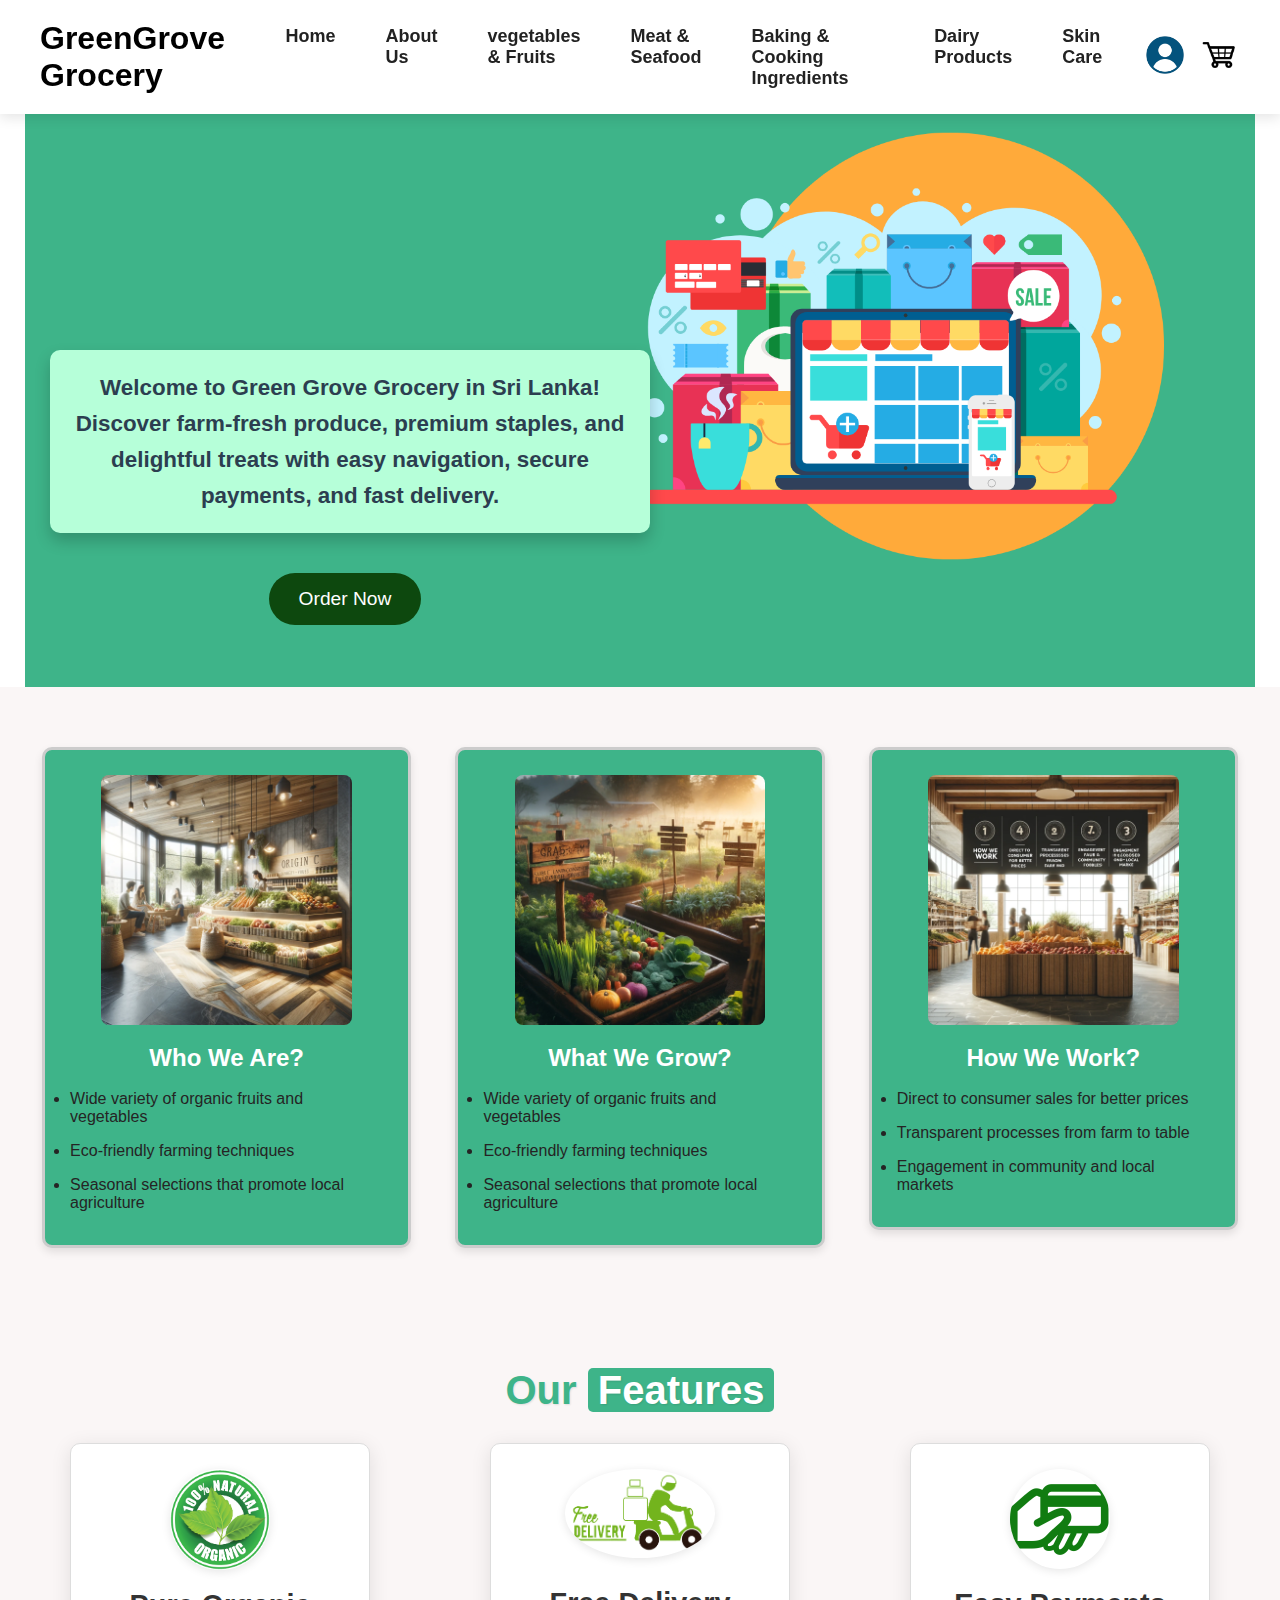
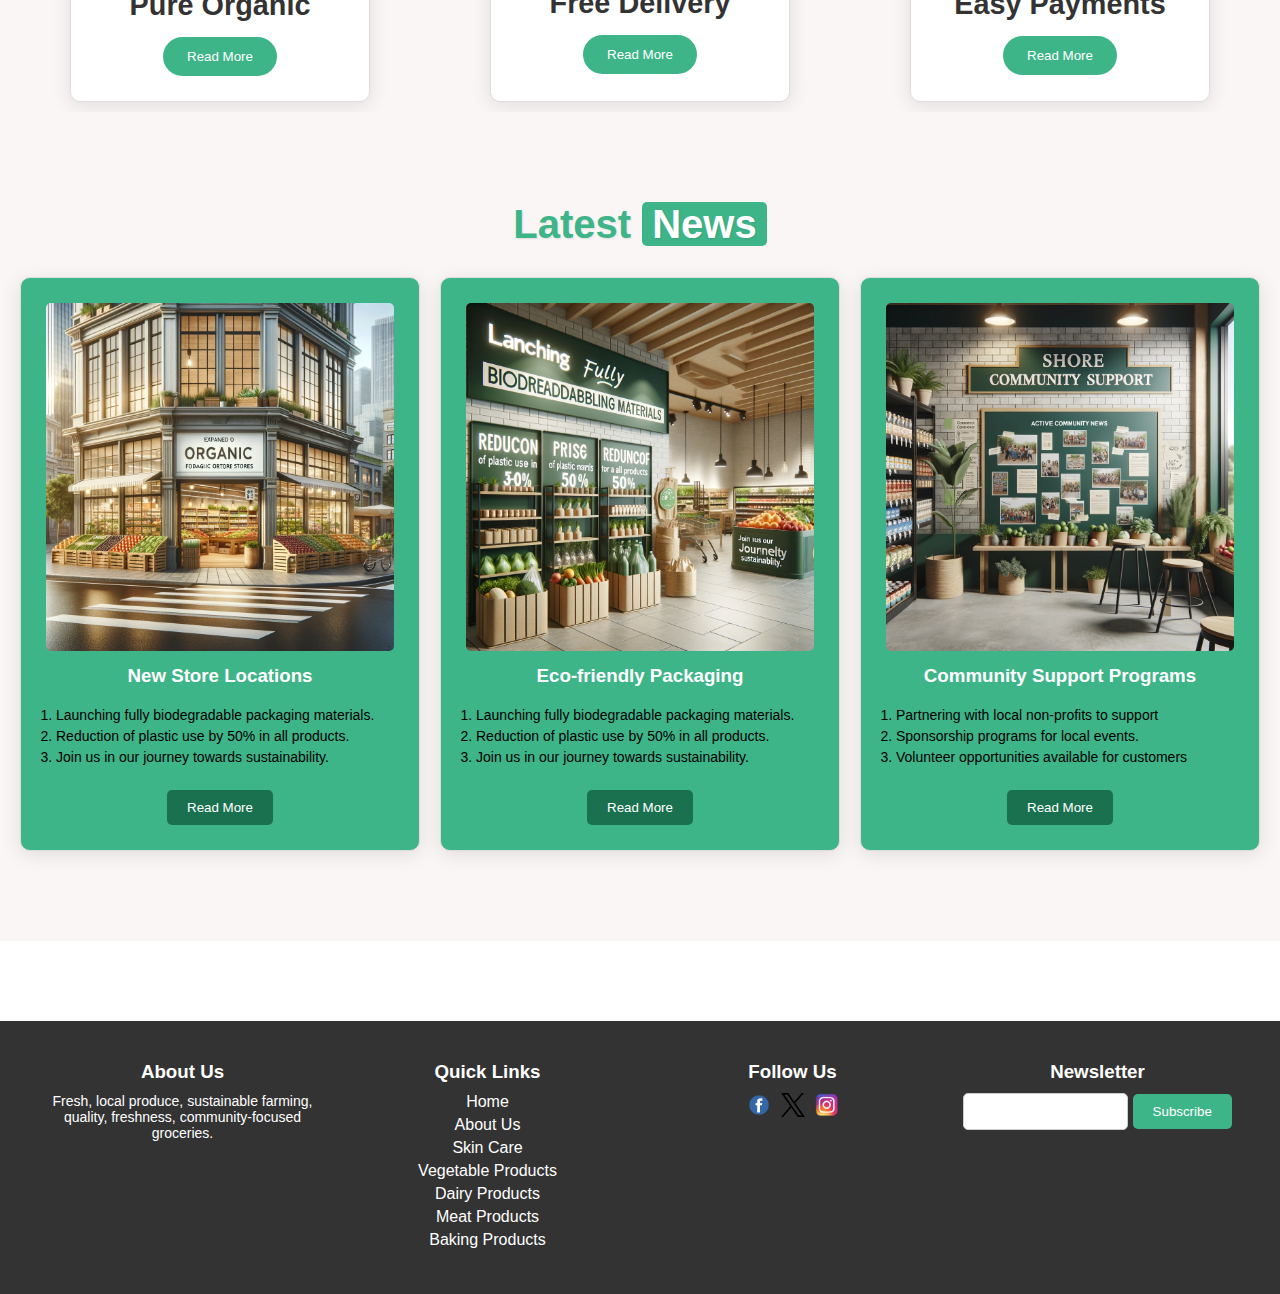
<file: index.html>
<!DOCTYPE html>
<html lang="en">

<head>
    <meta charset="UTF-8">
    <meta name="viewport" content="width=device-width, initial-scale=1.0">
    <title>GreenGrove Grocery</title>
    <link rel="stylesheet" href="homepage.css">
    <!-- Removed link to manifest.json, it's not a CSS file -->
</head>

<body>
    
<!-- Navigation Section -->
<nav id="Home">
    <div class="logo">
        <h1 class="h1_1">GreenGrove<span class="span_1"> Grocery</span></h1>
    </div>
    <ul>
        <li><a href="index.html">Home</a></li>
        <li><a href="about.html">About Us</a></li>
        <li class="dropdown">
            <a href="veg.html" class="dropbtn">vegetables & Fruits</a>
            <div class="dropdown-content">
                <a href="veg.html">Vegetables</a>
                <a href="fruits.html">Fruits</a>

            </div>
        </li>
        <li class="dropdown">
            <a href="meat.html" class="dropbtn">Meat & Seafood</a>
            <div class="dropdown-content">
                <a href="meat.html">Meat Products</a>
                <a href="seafood.html">Seafood Products</a>
            </div>
        </li>
        
        <li><a href="baking.html">Baking & Cooking Ingredients</a></li>
        <li><a href="dairy.html">Dairy Products</a></li>
        <li><a href="skincare.html">Skin Care</a></li>
    </ul>
    <div class="icon">
        <a href="login.html"><img src="user.png" alt="User Icon"></a>
        <a href="check.html"><img src="cart.png" alt="Cart Icon"></a>
    </div>
</nav>

<!-- Section 1: Banner Image -->
<section class="section1">
    <div class="content">
        <img class="image_1" src="banner-1.png" alt="Description of Image 1">
    </div>

    <div class="m_content">
        <p class="p1">
            <b>Welcome to Green Grove Grocery in Sri Lanka! Discover farm-fresh produce, premium staples, and delightful treats with easy navigation, secure payments, and fast delivery.</b>
        </p>
        <div class="main_btn">
            <a href="check.html">Order Now</a>
            <i class="fa-solid fa-angle-right"></i>
        </div>
    </div>    
</section>

<!-- Feature Section -->
<section class="feature-section">
    <div class="feature-box">
        <img src="who we are.png" alt="Who We Are" class="feature-image">
        <h2>Who We Are?</h2>
        <ul>
            <li>Wide variety of organic fruits and vegetables</li>
            <li>Eco-friendly farming techniques</li>
            <li>Seasonal selections that promote local agriculture</li>
        </ul>
    </div>
    
    <div class="feature-box">
        <img src="what we grow.png" alt="What We Grow" class="feature-image">
        <h2>What We Grow?</h2>
        <ul>
            <li>Wide variety of organic fruits and vegetables</li>
            <li>Eco-friendly farming techniques</li>
            <li>Seasonal selections that promote local agriculture</li>
        </ul>
    </div>
    
    <div class="feature-box">
        <img src="how we work.png" alt="How We Work" class="feature-image">
        <h2>How We Work?</h2>
        <ul>
            <li>Direct to consumer sales for better prices</li>
            <li>Transparent processes from farm to table</li>
            <li>Engagement in community and local markets</li>
        </ul>
    </div>
</section>

<!-- Service Section -->
<section class="service-section">
    <h2>Our <span>Features</span></h2>
    <div class="service-container">
        <div class="service-box">
            <img src="organic.png" alt="Fresh and Organic">
            <h3>Pure Organic</h3>
            <a href="veg.html">
                <button class="more-info">Read More</button>
            </a>            
        </div>
      
        <div class="service-box">
            <img src="delivery.png" class="delivery" alt="Free Delivery">
            <h3>Free Delivery</h3>
            <a href="check.html">
                <button class="more-info">Read More</button>
            </a>            
        </div>
        
        <div class="service-box">
            <img src="easy payment.png" alt="Easy Payments">
            <h3>Easy Payments</h3>
            <a href="check.html">
                <button class="more-info">Read More</button>
            </a>            
        </div>
    </div>
</section>

<!-- Latest News Section -->
<section class="latest-news">
    <h2>Latest <span> News</span></h2>
    <div class="news-items">
        <div class="news-item">
            <img src="New store.png" alt="New Store Locations">
            <h3>New Store Locations</h3>
            <ol>
                <li>Launching fully biodegradable packaging materials.</li>
                <li>Reduction of plastic use by 50% in all products.</li>
                <li>Join us in our journey towards sustainability.</li>
            </ol>
            <button class="read-more2">Read More</button>
        </div>
       
        <div class="news-item">
            <img src="Eco friendly.png" alt="Eco-friendly Packaging">
            <h3>Eco-friendly Packaging</h3>
            <ol>
                <li>Launching fully biodegradable packaging materials.</li>
                <li>Reduction of plastic use by 50% in all products.</li>
                <li>Join us in our journey towards sustainability.</li>
            </ol>
            <button class="read-more2">Read More</button>
        </div>
       
        <div class="news-item">
            <img src="community.png" alt="Community Support Programs">
            <h3>Community Support Programs</h3>
            <ol>
                <li>Partnering with local non-profits to support</li>
                <li>Sponsorship programs for local events.</li>
                <li>Volunteer opportunities available for customers</li>
            </ol> 
            <button class="read-more2">Read More</button>
        </div>
    </div>
</section>

    <!-- Footer Section -->
    <footer id="footer1">
        <div class="footer-section">
            <h3>About Us</h3>
            <p>Fresh, local produce, sustainable farming, quality, freshness, community-focused groceries.</p>
        </div>
        <div class="footer-section">
            <h3>Quick Links</h3>
            <ul>
                <li><a href="index.html">Home</a></li>
                <li><a href="about.html">About Us</a></li>
                <li><a href="skincare.html">Skin Care</a></li>
                <li><a href="veg.html">Vegetable Products</a></li>
                <li><a href="dairy.html">Dairy Products</a></li>
                <li><a href="meat.html">Meat Products</a></li>
                <li><a href="baking.html">Baking Products</a></li>
            </ul>
        </div>
        <div class="footer-section">
            <h3>Follow Us</h3>
            <div class="social-icons">
                <a href="https://www.facebook.com/share/EBPTqc3CjgzNYZVe/?mibextid=LQQJ4d"><img src="facebook.png" alt="Facebook"></a>
                    <a href="https://x.com/GroceryDive/status/1782840731415019677"><img src="twitter.png" alt="Twitter"></a>
                    <a href="https://www.instagram.com/greengrooveshop?igsh=YWNyMHV1NTNoNTMw"><img src="insta.png" alt="Instagram"></a>
            </div>
        </div>
        <div class="footer-section">
            <h3>Newsletter</h3>
            <form action="#">
                <input type="email" name="email" placeholder="Your email address" required>
                <button type="submit">Subscribe</button>
            </form>
        </div>
    </footer>
</body>
</file>
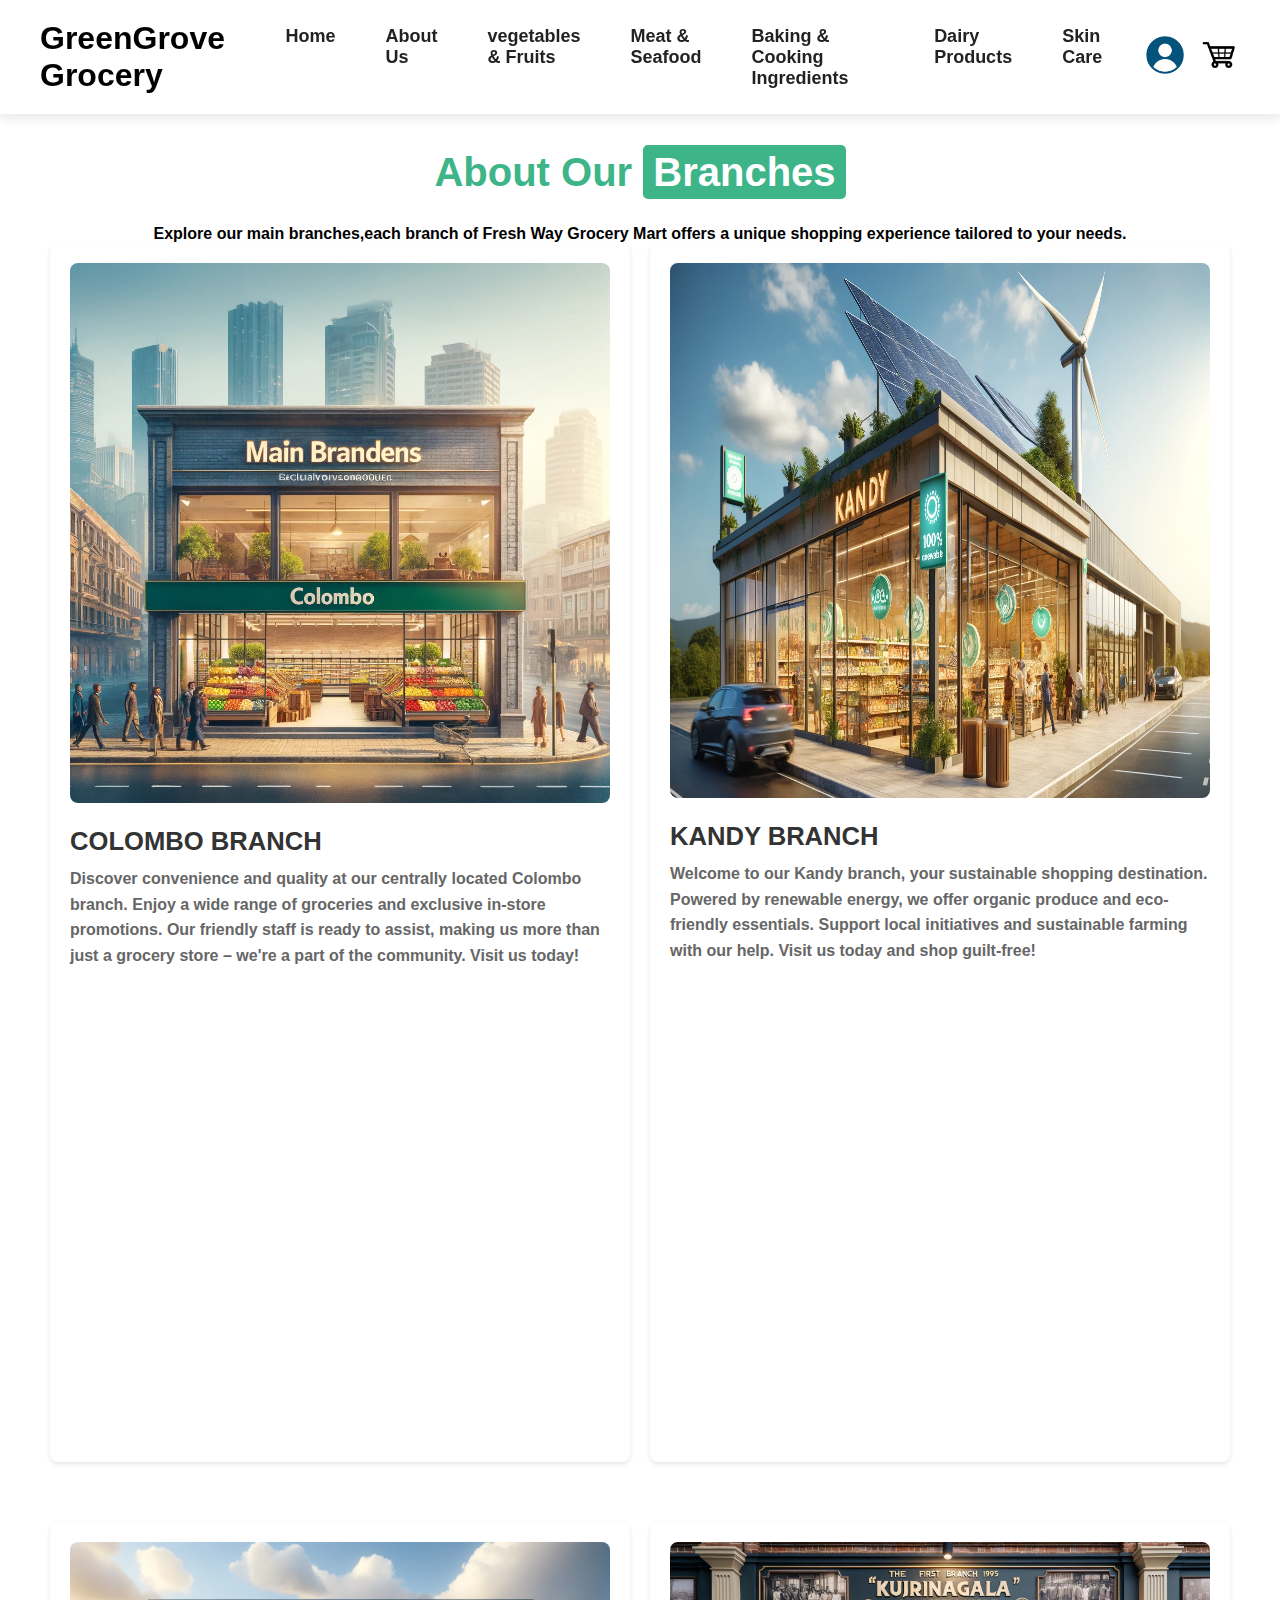
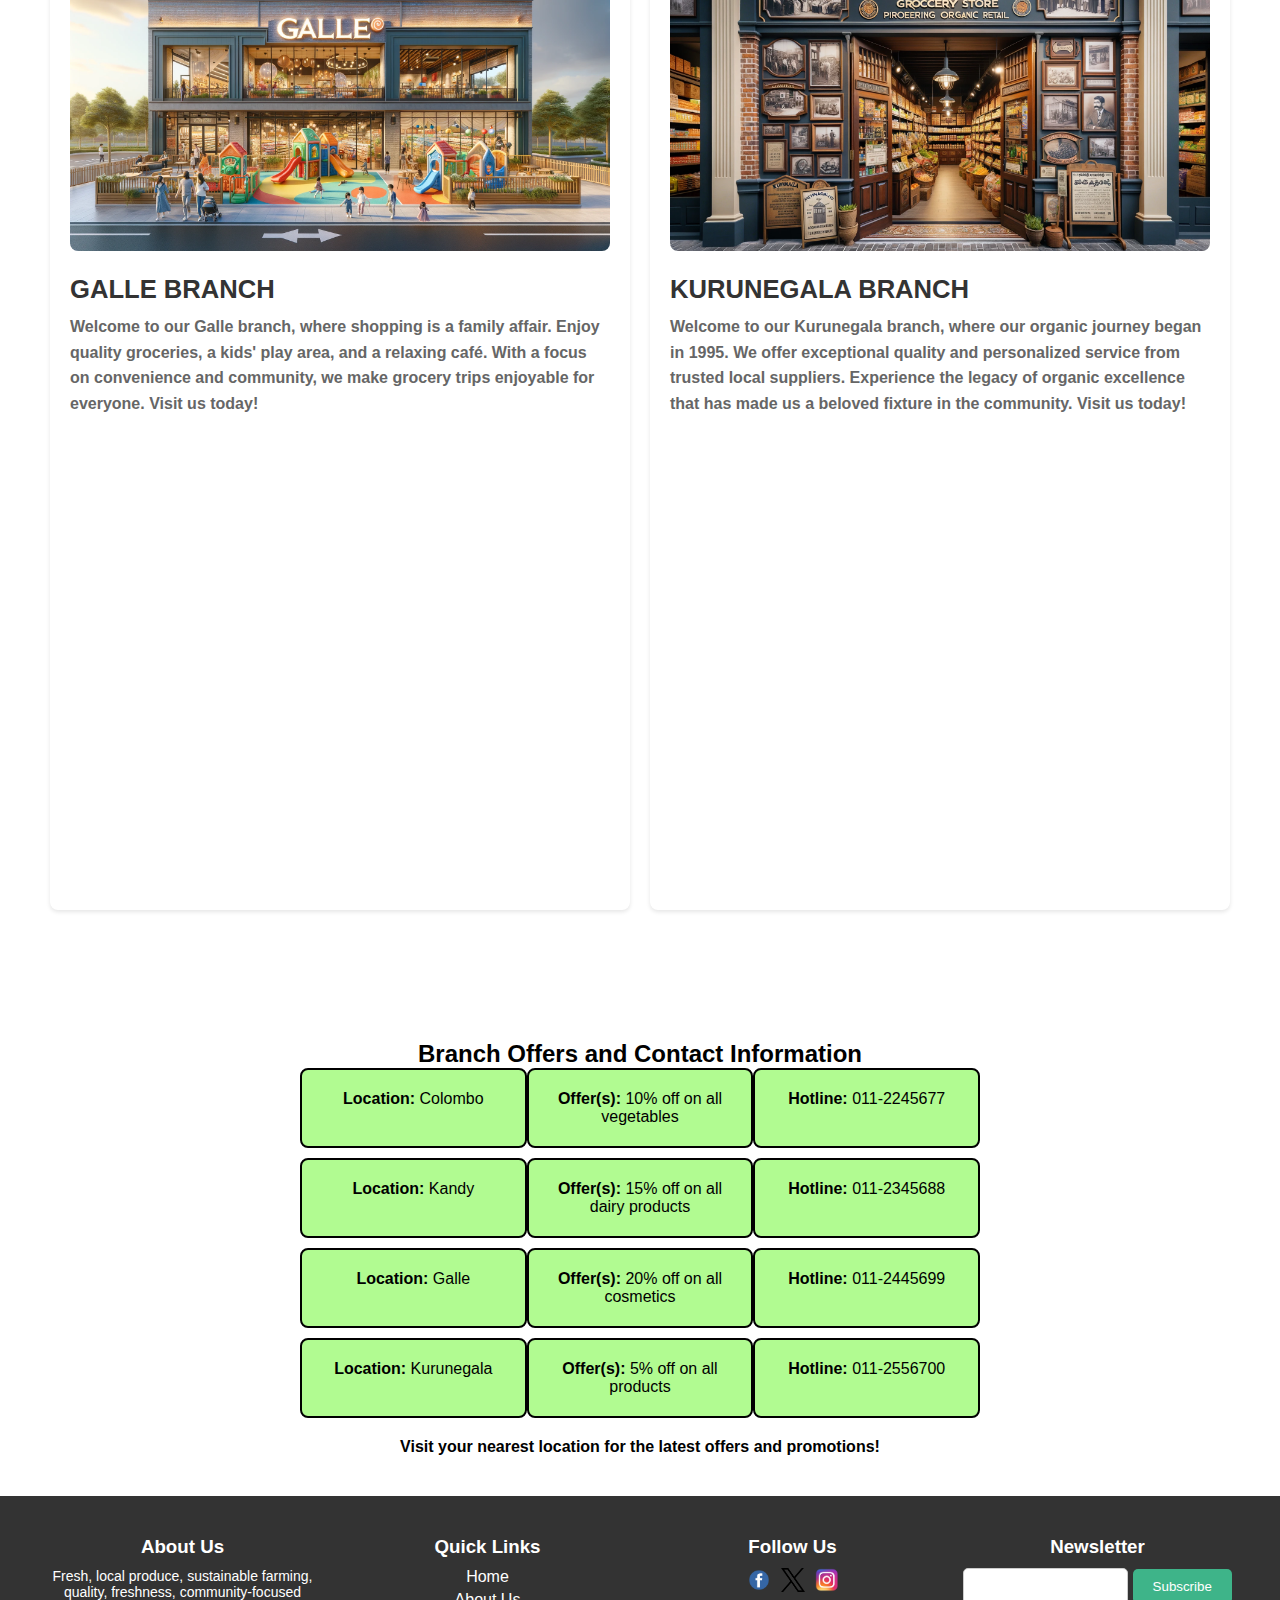
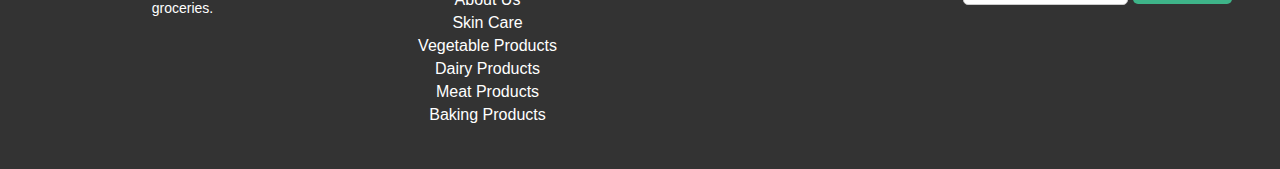
<file: about.html>
<!DOCTYPE html>
<html lang="en">

<!-- Head Section -->
<head>
    <meta charset="UTF-8">
    <meta name="viewport" content="width=device-width, initial-scale=1.0">
    <title>Document</title>
    <link rel="stylesheet" href="homepage.css">
</head>

<body>
    
<!-- Navigation Section -->
<nav id="Home">
    <div class="logo">
        <h1 class="h1_1">GreenGrove<span class="span_1"> Grocery</span></h1>
    </div>
    <ul>
        <li><a href="index.html">Home</a></li>
        <li><a href="about.html">About Us</a></li>
        <li class="dropdown">
            <a href="veg.html" class="dropbtn">vegetables & Fruits</a>
            <div class="dropdown-content">
                <a href="veg.html">Vegetables</a>
                <a href="fruits.html">Fruits</a>

            </div>
        </li>
        <li class="dropdown">
            <a href="meat.html" class="dropbtn">Meat & Seafood</a>
            <div class="dropdown-content">
                <a href="meat.html">Meat Products</a>
                <a href="seafood.html">Seafood Products</a>
            </div>
        </li>
        
        <li><a href="baking.html">Baking & Cooking Ingredients</a></li>
        <li><a href="dairy.html">Dairy Products</a></li>
        <li><a href="skincare.html">Skin Care</a></li>
    </ul>
    <div class="icon">
        <a href="login.html"><img src="user.png" alt="User Icon"></a>
        <a href="check.html"><img src="cart.png" alt="Cart Icon"></a>
    </div>
</nav>

<!-- Branches Section -->
<section class="branches">
    <h1>About Our <span>Branches</span></h1>
    <p><b>Explore our main branches,each branch of Fresh Way Grocery Mart offers a unique shopping experience tailored to your needs. </b></p>

    <div class="b_grid">
        
        <div class="branch" id="branch1">
            <img src="colombo.png" alt="Colombo Branch">
            <h2><b>COLOMBO BRANCH</b></h2>
            <p><b>Discover convenience and quality at our centrally located Colombo branch. Enjoy a wide range of groceries and exclusive in-store promotions. Our friendly staff is ready to assist, making us more than just a grocery store – we're a part of the community. Visit us today!</b></p>
            <div class="map">
                <iframe src="https://www.google.com/maps/embed?pb=!1m18!1m12!1m3!1d63371.80392291475!2d79.81491993223143!3d6.921922077620629!2m3!1f0!2f0!3f0!3m2!1i1024!2i768!4f13.1!3m3!1m2!1s0x3ae253d10f7a7003%3A0x320b2e4d32d3838d!2sColombo!5e0!3m2!1sen!2slk!4v1715102443555!5m2!1sen!2slk" width="600" height="450" style="border:0;" allowfullscreen="" loading="lazy" referrerpolicy="no-referrer-when-downgrade"></iframe>
            </div>
        </div>
        
        <div class="branch" id="branch2">
            <img src="kandy.png" alt="Kandy Branch">
            <h2><B>KANDY BRANCH</B></h2>
            <p><b>Welcome to our Kandy branch, your sustainable shopping destination. Powered by renewable energy, we offer organic produce and eco-friendly essentials. Support local initiatives and sustainable farming with our help. Visit us today and shop guilt-free!</b></p>
            <div class="map">
                <iframe src="https://www.google.com/maps/embed?pb=!1m18!1m12!1m3!1d63320.418741512294!2d80.54792630629866!3d7.294623781475008!2m3!1f0!2f0!3f0!3m2!1i1024!2i768!4f13.1!3m3!1m2!1s0x3ae366266498acd3%3A0x411a3818a1e03c35!2sKandy!5e0!3m2!1sen!2slk!4v1715140713931!5m2!1sen!2slk" width="600" height="450" style="border:0;" allowfullscreen="" loading="lazy" referrerpolicy="no-referrer-when-downgrade"></iframe>
            </div>
        </div>
        
        <div class="branch" id="branch3">
            <img src="galle.png" alt="Galle Branch">
            <h2><B>GALLE BRANCH</B></h2>
            <p><b>Welcome to our Galle branch, where shopping is a family affair. Enjoy quality groceries, a kids' play area, and a relaxing café. With a focus on convenience and community, we make grocery trips enjoyable for everyone. Visit us today!</b></p>
            <div class="map">
                <iframe src="https://www.google.com/maps/embed?pb=!1m18!1m12!1m3!1d31740.421210086144!2d80.19135451800112!3d6.055933836256684!2m3!1f0!2f0!3f0!3m2!1i1024!2i768!4f13.1!3m3!1m2!1s0x3ae173bb6932fce3%3A0x4a35b903f9c64c03!2sGalle!5e0!3m2!1sen!2slk!4v1715140854992!5m2!1sen!2slk" width="600" height="450" style="border:0;" allowfullscreen="" loading="lazy" referrerpolicy="no-referrer-when-downgrade"></iframe>
            </div>
        </div>
        
        <div class="branch" id="branch4">
            <img src="kurunegala.png" alt="Kurunegala Branch">
            <h2><B>KURUNEGALA BRANCH</B></h2>
            <p><b>Welcome to our Kurunegala branch, where our organic journey began in 1995. We offer exceptional quality and personalized service from trusted local suppliers. Experience the legacy of organic excellence that has made us a beloved fixture in the community. Visit us today!</b></p>
            <div class="map">
                <iframe src="https://www.google.com/maps/embed?pb=!1m18!1m12!1m3!1d63293.76060227165!2d80.31649483288535!3d7.480703532181505!2m3!1f0!2f0!3f0!3m2!1i1024!2i768!4f13.1!3m3!1m2!1s0x3ae3398ab06be8b9%3A0x1f90e4e71e885052!2sKurunegala!5e0!3m2!1sen!2slk!4v1715140882534!5m2!1sen!2slk" width="600" height="450" style="border:0;" allowfullscreen="" loading="lazy" referrerpolicy="no-referrer-when-downgrade"></iframe>
            </div>
    </div>
</section>
    </div>
    
    <section class="offers-section">
        <h2>Branch Offers and Contact Information</h2>
        <div class="offers-info">
            <div class="offers-row">
                <div class="offers-col">
                    <p><span>Location:</span> Colombo</p>
                </div>
                <div class="offers-col">
                    <p><span>Offer(s):</span> 10% off on all vegetables</p>
                </div>
                <div class="offers-col">
                    <p><span>Hotline:</span> 011-2245677</p>
                </div>
            </div>
            <div class="offers-row">
                <div class="offers-col">
                    <p><span>Location:</span> Kandy</p>
                </div>
                <div class="offers-col">
                    <p><span>Offer(s):</span> 15% off on all dairy products</p>
                </div>
                <div class="offers-col">
                    <p><span>Hotline:</span> 011-2345688</p>
                </div>
            </div>
            <div class="offers-row">
                <div class="offers-col">
                    <p><span>Location:</span> Galle</p>
                </div>
                <div class="offers-col">
                    <p><span>Offer(s):</span> 20% off on all cosmetics</p>
                </div>
                <div class="offers-col">
                    <p><span>Hotline:</span> 011-2445699</p>
                </div>
            </div>
            <div class="offers-row">
                <div class="offers-col">
                    <p><span>Location:</span> Kurunegala</p>
                </div>
                <div class="offers-col">
                    <p><span>Offer(s):</span> 5% off on all products</p>
                </div>
                <div class="offers-col">
                    <p><span>Hotline:</span> 011-2556700</p>
                </div>
            </div>
        </div>
        <div class="offers-footer">
            <p><b><center>Visit your nearest location for the latest offers and promotions!</center></b></p>
        </div>
    </section>
    



    <!-- Footer Section -->
    <footer id="footer1">
        <div class="footer-section">
            <h3>About Us</h3>
            <p>Fresh, local produce, sustainable farming, quality, freshness, community-focused groceries.</p>
        </div>
        <div class="footer-section">
            <h3>Quick Links</h3>
            <ul>
                <li><a href="index.html">Home</a></li>
                <li><a href="about.html">About Us</a></li>
                <li><a href="skincare.html">Skin Care</a></li>
                <li><a href="veg.html">Vegetable Products</a></li>
                <li><a href="dairy.html">Dairy Products</a></li>
                <li><a href="meat.html">Meat Products</a></li>
                <li><a href="baking.html">Baking Products</a></li>
            </ul>
        </div>
        <div class="footer-section">
            <h3>Follow Us</h3>
            <div class="social-icons">
                <a href="https://www.facebook.com/share/EBPTqc3CjgzNYZVe/?mibextid=LQQJ4d"><img src="facebook.png" alt="Facebook"></a>
                    <a href="https://x.com/GroceryDive/status/1782840731415019677"><img src="twitter.png" alt="Twitter"></a>
                    <a href="https://www.instagram.com/greengrooveshop?igsh=YWNyMHV1NTNoNTMw"><img src="insta.png" alt="Instagram"></a>
            </div>
        </div>
        <div class="footer-section">
            <h3>Newsletter</h3>
            <form action="#">
                <input type="email" name="email" placeholder="Your email address" required>
                <button type="submit">Subscribe</button>
            </form>
        </div>
    </footer>
</body>
</html>
</file>
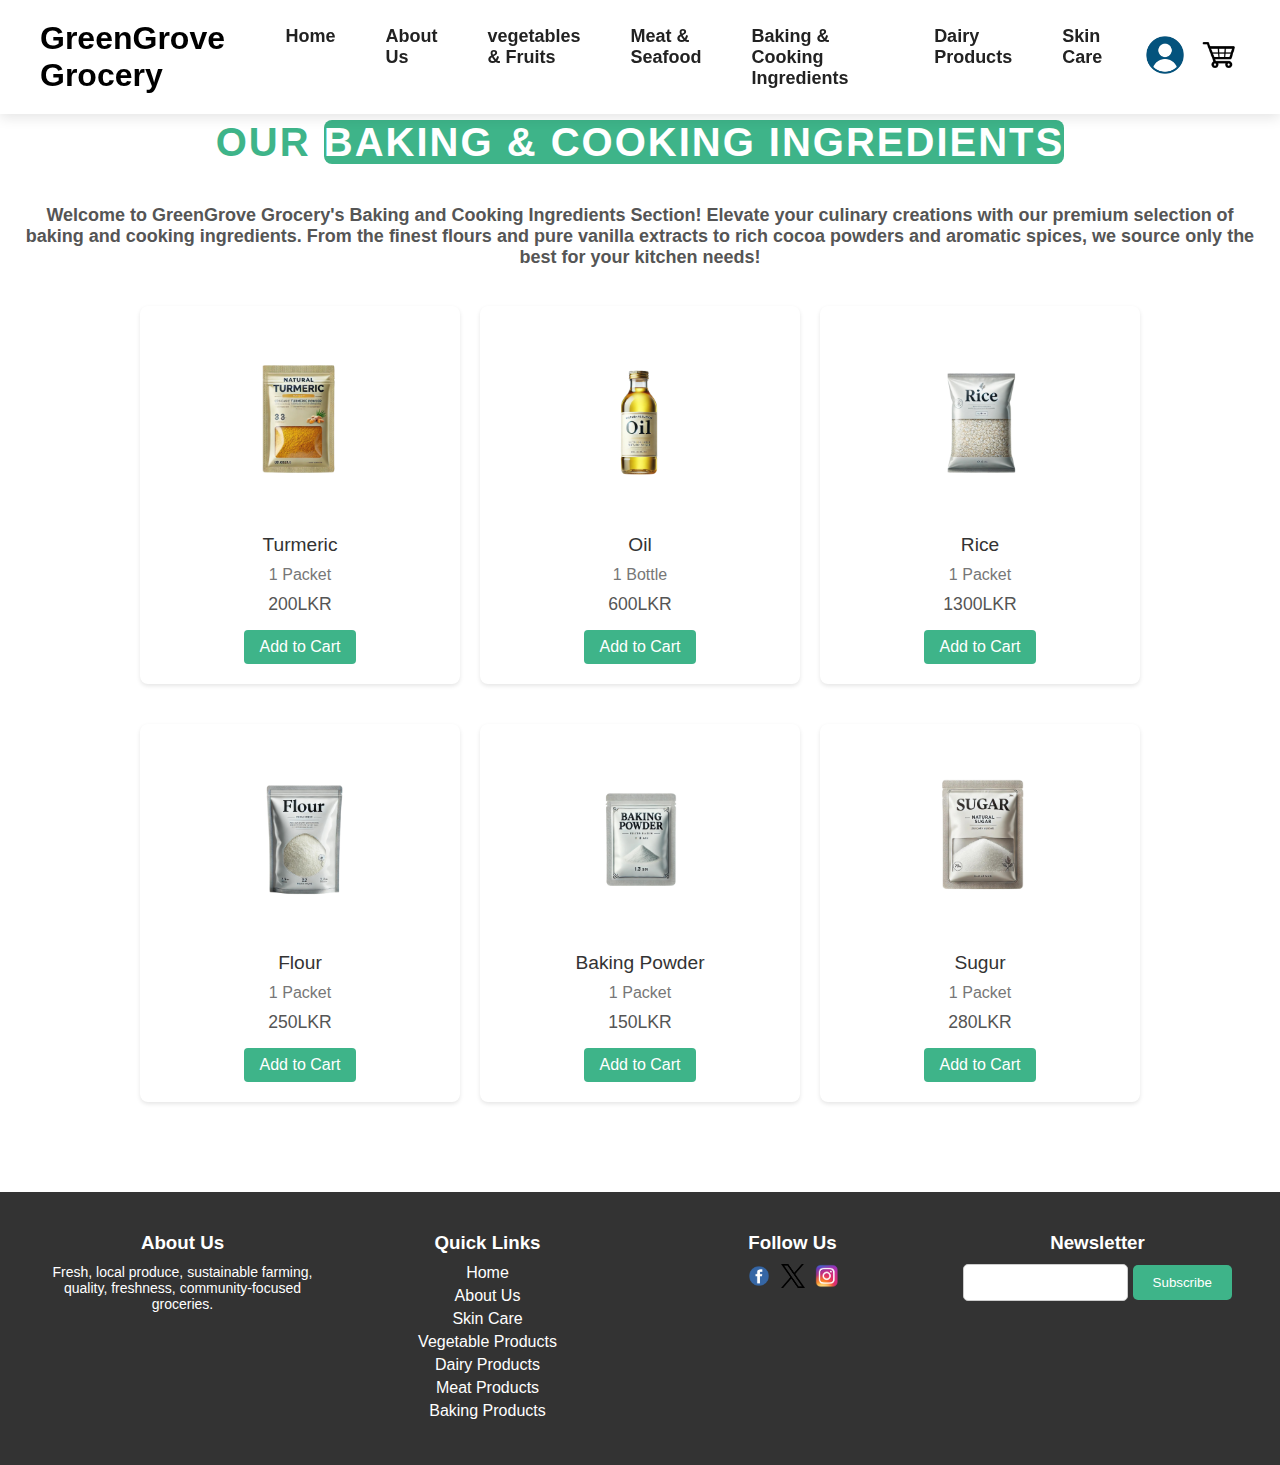
<file: baking.html>
<!DOCTYPE html>
<html lang="en">

<!-- Head Section -->
<head>
    <meta charset="UTF-8">
    <meta name="viewport" content="width=device-width, initial-scale=1.0">
    <title>GreenGrove Grocery - Baking and Cooking Ingredients</title>
    <link rel="stylesheet" href="homepage.css">
</head>

<body>

<!-- Navigation Section -->
<nav id="Home">
    <div class="logo">
        <h1 class="h1_1">GreenGrove<span class="span_1"> Grocery</span></h1>
    </div>
    <ul>
        <li><a href="index.html">Home</a></li>
        <li><a href="about.html">About Us</a></li>
        <li class="dropdown">
            <a href="veg.html" class="dropbtn">vegetables & Fruits</a>
            <div class="dropdown-content">
                <a href="veg.html">Vegetables</a>
                <a href="fruits.html">Fruits</a>

            </div>
        </li>
        <li class="dropdown">
            <a href="meat.html" class="dropbtn">Meat & Seafood</a>
            <div class="dropdown-content">
                <a href="meat.html">Meat Products</a>
                <a href="seafood.html">Seafood Products</a>
            </div>
        </li>
        
        <li><a href="baking.html">Baking & Cooking Ingredients</a></li>
        <li><a href="dairy.html">Dairy Products</a></li>
        <li><a href="skincare.html">Skin Care</a></li>
    </ul>
    <div class="icon">
        <a href="login.html"><img src="user.png" alt="User Icon"></a>
        <a href="check.html"><img src="cart.png" alt="Cart Icon"></a>
    </div>
</nav>

  <!-- Products Section -->
<section class="new-products-section">
    <h2>Our <span>Baking & Cooking Ingredients</span> </h2>
    <p class="new-products-intro">
       <b> Welcome to GreenGrove Grocery's Baking and Cooking Ingredients Section! Elevate your culinary creations with our premium selection of baking and cooking ingredients. 
        From the finest flours and pure vanilla extracts to rich cocoa powders and aromatic spices, 
        we source only the best for your kitchen needs!</b>
    </p><br>
    <div class="new-product-grid">
      
        <div class="new-product-card">
            <img src="Turmeric.png" alt="Turmeric">
            <p class="new-product-name">Turmeric</p>
            <p class="new-product-quantity">1 Packet</p>
            <p class="new-product-price">200LKR</p>
            <a href="check.html" class="order-button">Add to Cart</a>
        </div>
        
        <div class="new-product-card">
            <img src="Oil.png" alt="Oil">
            <p class="new-product-name">Oil</p>
            <p class="new-product-quantity">1 Bottle</p>
            <p class="new-product-price">600LKR</p>
            <a href="check.html" class="order-button">Add to Cart</a>
        </div>
       
        <div class="new-product-card">
            <img src="Rice.png" alt="Rice">
            <p class="new-product-name">Rice</p>
            <p class="new-product-quantity">1 Packet</p>
            <p class="new-product-price">1300LKR</p>
            <a href="check.html" class="order-button">Add to Cart</a>
        </div>
    
        <div class="new-product-card">
            <img src="Flour.png" alt="Flour">
            <p class="new-product-name">Flour</p>
            <p class="new-product-quantity">1 Packet</p>
            <p class="new-product-price">250LKR</p>
            <a href="check.html" class="order-button">Add to Cart</a>
        </div>
        
        <div class="new-product-card">
            <img src="Baking Powder.png" alt="Baking Powder">
            <p class="new-product-name">Baking Powder</p>
            <p class="new-product-quantity">1 Packet</p>
            <p class="new-product-price">150LKR</p>
            <a href="check.html" class="order-button">Add to Cart</a>
        </div>
       
        <div class="new-product-card">
            <img src="Sugur.png" alt="Sugur">
            <p class="new-product-name">Sugur</p>
            <p class="new-product-quantity">1 Packet</p>
            <p class="new-product-price">280LKR</p>
            <a href="check.html" class="order-button">Add to Cart</a>
        </div>
    </div>
</section>

</main>


    <!-- Footer Section -->
    <footer id="footer1">
        <div class="footer-section">
            <h3>About Us</h3>
            <p>Fresh, local produce, sustainable farming, quality, freshness, community-focused groceries.</p>
        </div>
        <div class="footer-section">
            <h3>Quick Links</h3>
            <ul>
                <li><a href="index.html">Home</a></li>
                <li><a href="about.html">About Us</a></li>
                <li><a href="skincare.html">Skin Care</a></li>
                <li><a href="veg.html">Vegetable Products</a></li>
                <li><a href="dairy.html">Dairy Products</a></li>
                <li><a href="meat.html">Meat Products</a></li>
                <li><a href="baking.html">Baking Products</a></li>
            </ul>
        </div>
        <div class="footer-section">
            <h3>Follow Us</h3>
            <div class="social-icons">
                <a href="https://www.facebook.com/share/EBPTqc3CjgzNYZVe/?mibextid=LQQJ4d"><img src="facebook.png" alt="Facebook"></a>
                    <a href="https://x.com/GroceryDive/status/1782840731415019677"><img src="twitter.png" alt="Twitter"></a>
                    <a href="https://www.instagram.com/greengrooveshop?igsh=YWNyMHV1NTNoNTMw"><img src="insta.png" alt="Instagram"></a>
            </div>
        </div>
        <div class="footer-section">
            <h3>Newsletter</h3>
            <form action="#">
                <input type="email" name="email" placeholder="Your email address" required>
                <button type="submit">Subscribe</button>
            </form>
        </div>
    </footer>
</body>
</html>
</file>
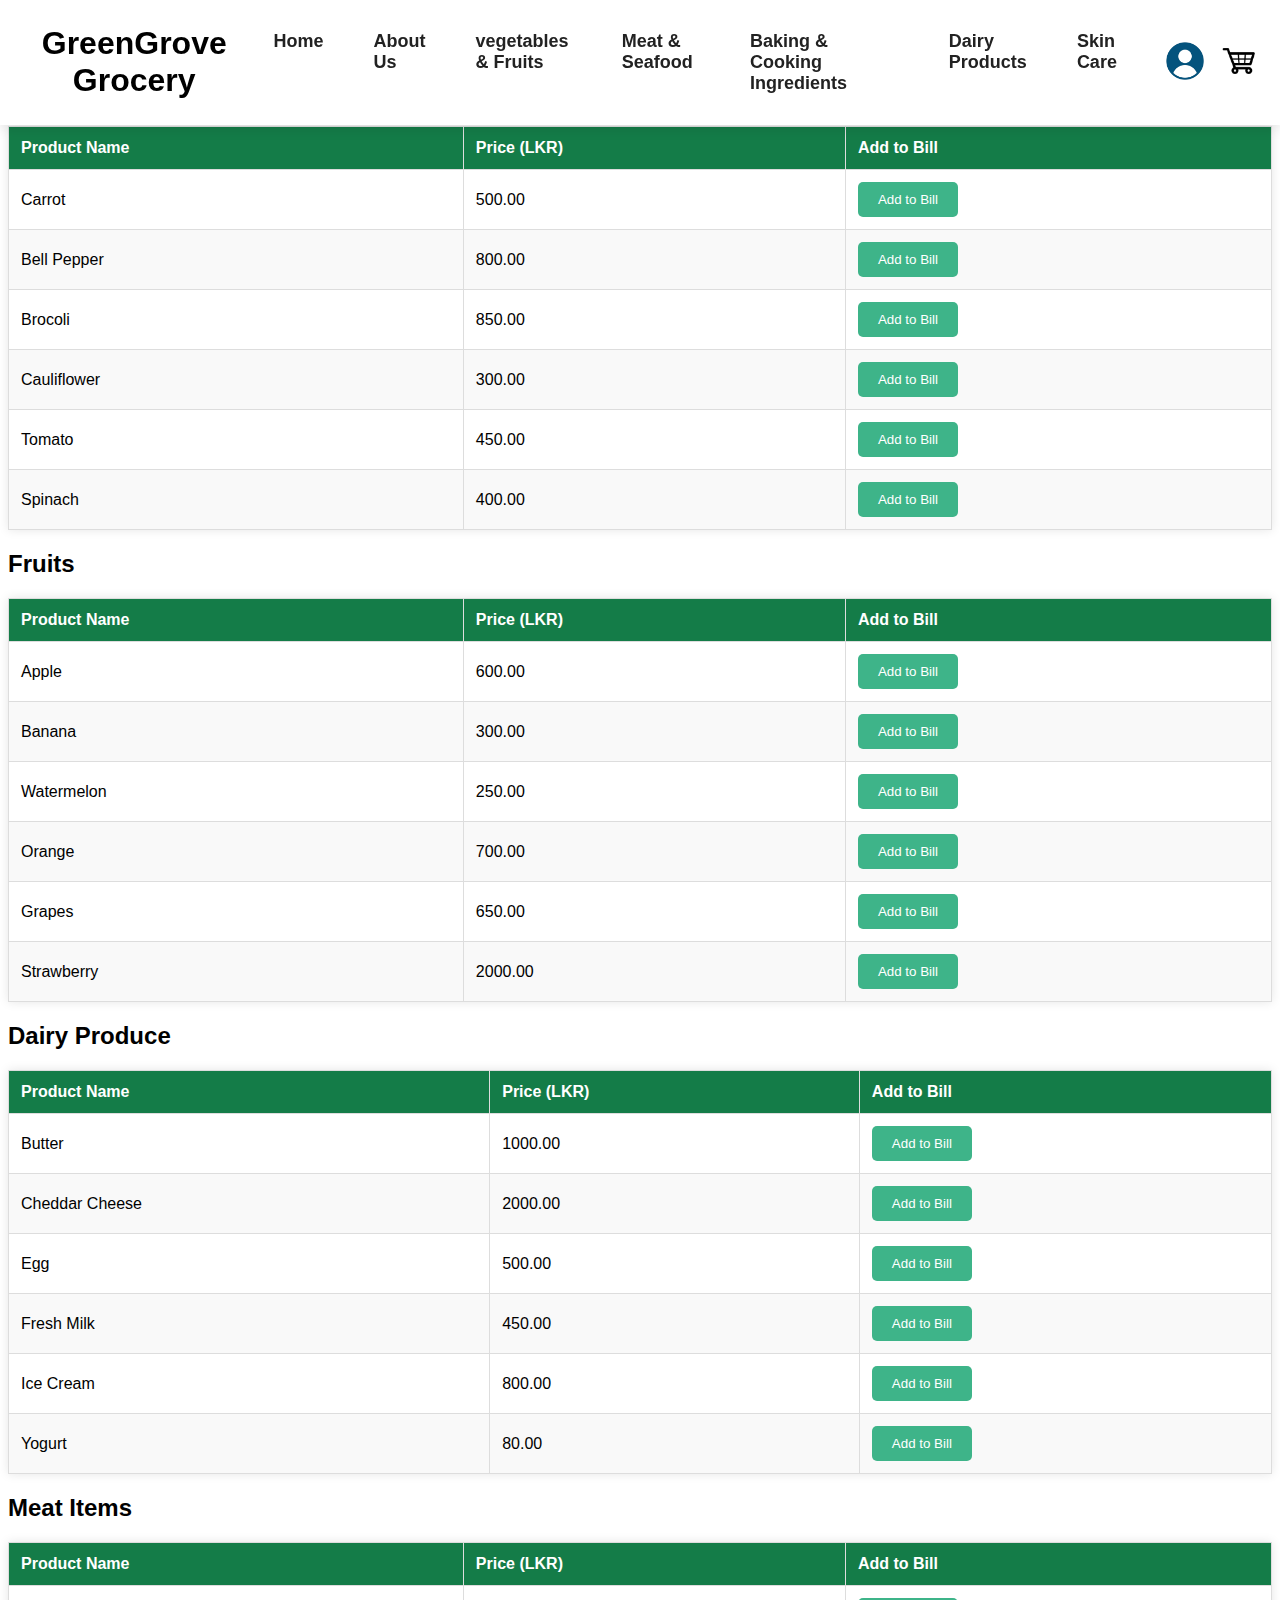
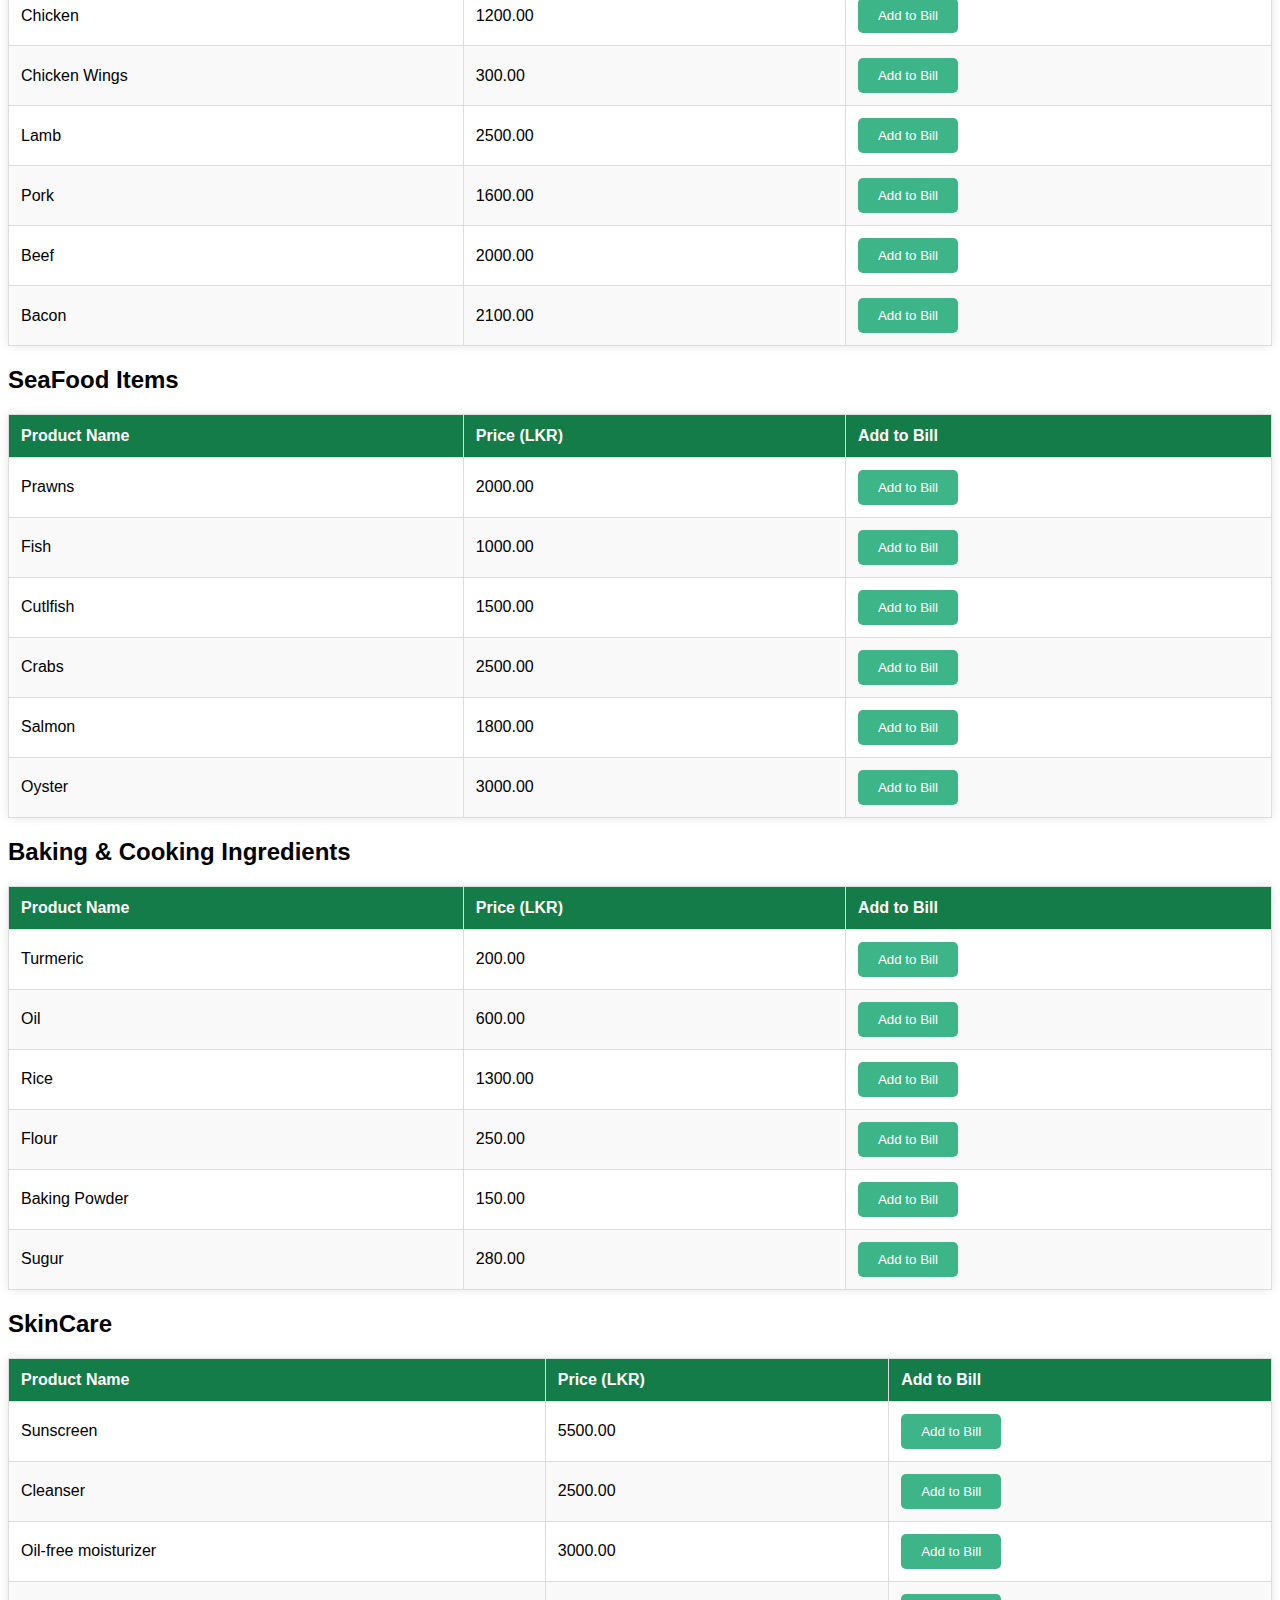
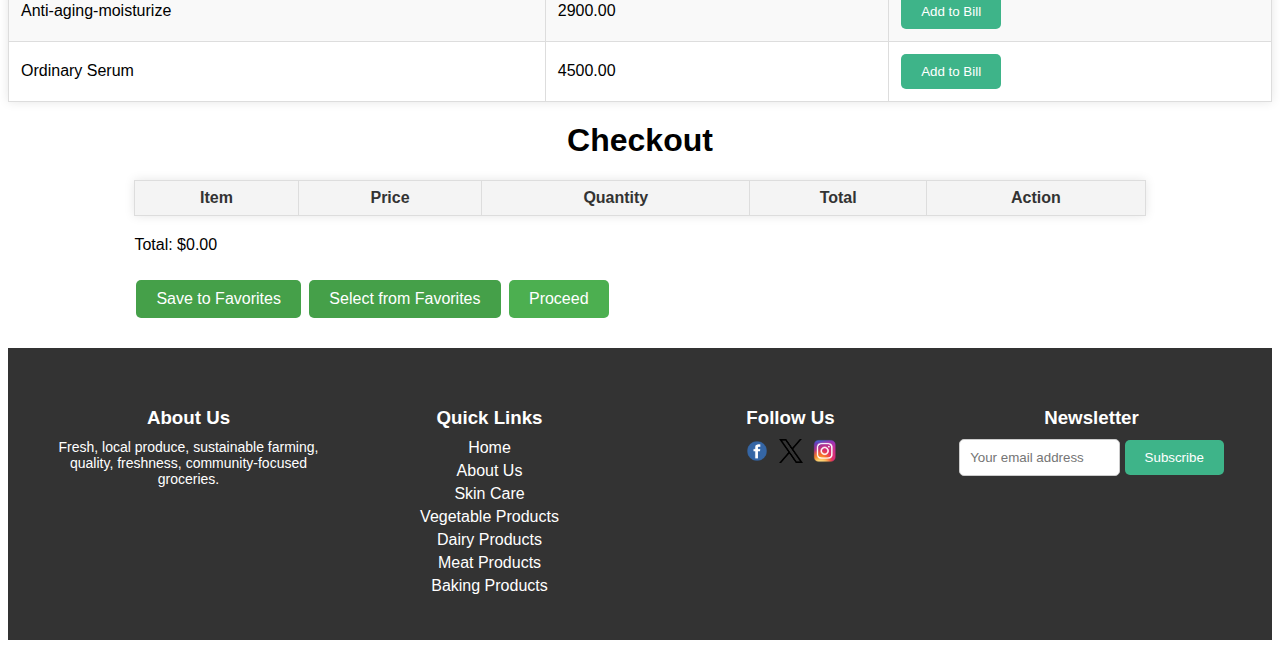
<file: check.html>
<!DOCTYPE html>
<html lang="en">
<head>
    <meta charset="UTF-8">
    <meta name="viewport" content="width=device-width, initial-scale=1.0">
    <title>Product Tables</title>
    <link rel="stylesheet" href="bill.css">
</head>
<body>
    
<!-- Navigation Section -->
<nav id="Home">
    <div class="logo">
        <h1 class="h1_1">GreenGrove<span class="span_1"> Grocery</span></h1>
    </div>
    <ul>
        <li><a href="index.html">Home</a></li>
        <li><a href="about.html">About Us</a></li>
        <li class="dropdown">
            <a href="veg.html" class="dropbtn">vegetables & Fruits</a>
            <div class="dropdown-content">
                <a href="veg.html">Vegetables</a>
                <a href="fruits.html">Fruits</a>

            </div>
        </li>
        <li class="dropdown">
            <a href="meat.html" class="dropbtn">Meat & Seafood</a>
            <div class="dropdown-content">
                <a href="meat.html">Meat Products</a>
                <a href="seafood.html">Seafood Products</a>
            </div>
        </li>
        
        <li><a href="baking.html">Baking & Cooking Ingredients</a></li>
        <li><a href="dairy.html">Dairy Products</a></li>
        <li><a href="skincare.html">Skin Care</a></li>
    </ul>
    <div class="icon">
        <a href="login.html"><img src="user.png" alt="User Icon"></a>
        <a href="check.html"><img src="cart.png" alt="Cart Icon"></a>
    </div>
</nav>

    <h1>Product Categories</h1>

    <!-- Vegetables Table -->
    <h2>Vegetables</h2>
    <table class="product-table">
        <thead>
            <tr>
                <th>Product Name</th>
                <th>Price (LKR)</th>
                <th>Add to Bill</th>
            </tr>
        </thead>
        <tbody>
            <tr>
                <td>Carrot</td>
                <td>500.00</td>
                <td><button class="add-to-bill-button" data-product-name="Carrot" data-price="500">Add to Bill</button></td>
            </tr>
            <tr>
                <td>Bell Pepper</td>
                <td>800.00</td>
                <td><button class="add-to-bill-button" data-product-name="Bell Pepper" data-price="800">Add to Bill</button></td>
            </tr>
            <tr>
                <td>Brocoli</td>
                <td>850.00</td>
                <td><button class="add-to-bill-button" data-product-name="Brocoli" data-price="850">Add to Bill</button></td>
            </tr>
            <tr>
                <td>Cauliflower</td>
                <td>300.00</td>
                <td><button class="add-to-bill-button" data-product-name="Cauliflower" data-price="300">Add to Bill</button></td>
            </tr>
            <tr>
                <td>Tomato</td>
                <td>450.00</td>
                <td><button class="add-to-bill-button" data-product-name="Tomato" data-price="450">Add to Bill</button></td>
            </tr>
            <tr>
                <td>Spinach</td>
                <td>400.00</td>
                <td><button class="add-to-bill-button" data-product-name="Spinach" data-price="400">Add to Bill</button></td>
            </tr>
        </tbody>
    </table>

    <!-- Fruits Table -->
    <h2>Fruits</h2>
    <table class="product-table">
        <thead>
            <tr>
                <th>Product Name</th>
                <th>Price (LKR)</th>
                <th>Add to Bill</th>
            </tr>
        </thead>
        <tbody>
            <tr>
                <td>Apple</td>
                <td>600.00</td>
                <td><button class="add-to-bill-button" data-product-name="Apple" data-price="600">Add to Bill</button></td>
            </tr>
            <tr>
                <td>Banana</td>
                <td>300.00</td>
                <td><button class="add-to-bill-button" data-product-name="Banana" data-price="300">Add to Bill</button></td>
            </tr>
            <tr>
                <td>Watermelon</td>
                <td>250.00</td>
                <td><button class="add-to-bill-button" data-product-name="Watermelon" data-price="250">Add to Bill</button></td>
            </tr>
            <tr>
                <td>Orange</td>
                <td>700.00</td>
                <td><button class="add-to-bill-button" data-product-name="Orange" data-price="700">Add to Bill</button></td>
            </tr>
            <tr>
                <td>Grapes</td>
                <td>650.00</td>
                <td><button class="add-to-bill-button" data-product-name="Grapes" data-price="650">Add to Bill</button></td>
            </tr>
            <tr>
                <td>Strawberry</td>
                <td>2000.00</td>
                <td><button class="add-to-bill-button" data-product-name="Strawberry" data-price="2000">Add to Bill</button></td>
            </tr>
        </tbody>
    </table>

    <!-- Dairy Produce Table -->
    <h2>Dairy Produce</h2>
    <table class="product-table">
        <thead>
            <tr>
                <th>Product Name</th>
                <th>Price (LKR)</th>
                <th>Add to Bill</th>
            </tr>
        </thead>
        <tbody>
            <tr>
                <td>Butter</td>
                <td>1000.00</td>
                <td><button class="add-to-bill-button" data-product-name="Butter" data-price="1000">Add to Bill</button></td>
            </tr>
            <tr>
                <td>Cheddar Cheese</td>
                <td>2000.00</td>
                <td><button class="add-to-bill-button" data-product-name="Cheese" data-price="2000">Add to Bill</button></td>
            </tr>
            <tr>
                <td>Egg</td>
                <td>500.00</td>
                <td><button class="add-to-bill-button" data-product-name="Egg" data-price="500">Add to Bill</button></td>
            </tr>
            <tr>
                <td>Fresh Milk</td>
                <td>450.00</td>
                <td><button class="add-to-bill-button" data-product-name="Fresh Milk" data-price="450">Add to Bill</button></td>
            </tr>
            <tr>
                <td>Ice Cream</td>
                <td>800.00</td>
                <td><button class="add-to-bill-button" data-product-name="Ice Cream" data-price="800">Add to Bill</button></td>
            </tr>
            <tr>
                <td>Yogurt</td>
                <td>80.00</td>
                <td><button class="add-to-bill-button" data-product-name="Yogurt" data-price="80">Add to Bill</button></td>
            </tr>
        </tbody>
    </table>

    <!-- Meat Table -->
    <h2>Meat Items</h2>
    <table class="product-table">
        <thead>
            <tr>
                <th>Product Name</th>
                <th>Price (LKR)</th>
                <th>Add to Bill</th>
            </tr>
        </thead>
        <tbody>
            <tr>
                <td>Chicken</td>
                <td>1200.00</td>
                <td><button class="add-to-bill-button" data-product-name="Chicken" data-price="1200">Add to Bill</button></td>
            </tr>
            <tr>
                <td>Chicken Wings</td>
                <td>300.00</td>
                <td><button class="add-to-bill-button" data-product-name="Chicken Wings" data-price="300">Add to Bill</button></td>
            </tr>
            <tr>
                <td>Lamb</td>
                <td>2500.00</td>
                <td><button class="add-to-bill-button" data-product-name="Lamb" data-price="2500">Add to Bill</button></td>
            </tr>
            <tr>
                <td>Pork</td>
                <td>1600.00</td>
                <td><button class="add-to-bill-button" data-product-name="Pork" data-price="1600">Add to Bill</button></td>
            </tr>
            <tr>
                <td>Beef</td>
                <td>2000.00</td>
                <td><button class="add-to-bill-button" data-product-name="Beef" data-price="2000">Add to Bill</button></td>
            </tr>
            <tr>
                <td>Bacon</td>
                <td>2100.00</td>
                <td><button class="add-to-bill-button" data-product-name="Bacon" data-price="2100">Add to Bill</button></td>
            </tr>
        </tbody>
    </table>

        <!-- SeaFood Table -->
        <h2>SeaFood Items</h2>
        <table class="product-table">
            <thead>
                <tr>
                    <th>Product Name</th>
                    <th>Price (LKR)</th>
                    <th>Add to Bill</th>
                </tr>
            </thead>
            <tbody>
                <tr>
                    <td>Prawns</td>
                    <td>2000.00</td>
                    <td><button class="add-to-bill-button" data-product-name="Prawns" data-price="2000">Add to Bill</button></td>
                </tr>
                <tr>
                    <td>Fish</td>
                    <td>1000.00</td>
                    <td><button class="add-to-bill-button" data-product-name="Fish" data-price="1000">Add to Bill</button></td>
                </tr>
                <tr>
                    <td>Cutlfish</td>
                    <td>1500.00</td>
                    <td><button class="add-to-bill-button" data-product-name="Cutlfish" data-price="1500">Add to Bill</button></td>
                </tr>
                <tr>
                    <td>Crabs</td>
                    <td>2500.00</td>
                    <td><button class="add-to-bill-button" data-product-name="Crabs" data-price="2500">Add to Bill</button></td>
                </tr>
                <tr>
                    <td>Salmon</td>
                    <td>1800.00</td>
                    <td><button class="add-to-bill-button" data-product-name="Salmon" data-price="1800">Add to Bill</button></td>
                </tr>
                <tr>
                    <td>Oyster</td>
                    <td>3000.00</td>
                    <td><button class="add-to-bill-button" data-product-name="Oyster" data-price="3000">Add to Bill</button></td>
                </tr>
            </tbody>
        </table>

    <!-- Baking & Cooking Ingredients Table -->
    <h2>Baking & Cooking Ingredients</h2>
    <table class="product-table">
        <thead>
            <tr>
                <th>Product Name</th>
                <th>Price (LKR)</th>
                <th>Add to Bill</th>
            </tr>
        </thead>
        <tbody>
            <tr>
                <td>Turmeric</td>
                <td>200.00</td>
                <td><button class="add-to-bill-button" data-product-name="Turmeric" data-price="200">Add to Bill</button></td>
            </tr>
            <tr>
                <td>Oil</td>
                <td>600.00</td>
                <td><button class="add-to-bill-button" data-product-name="Oil" data-price="600">Add to Bill</button></td>
            </tr>
            <tr>
                <td>Rice</td>
                <td>1300.00</td>
                <td><button class="add-to-bill-button" data-product-name="Rice" data-price="1300">Add to Bill</button></td>
            </tr>
            <tr>
                <td>Flour</td>
                <td>250.00</td>
                <td><button class="add-to-bill-button" data-product-name="Flour" data-price="250">Add to Bill</button></td>
            </tr>
        </tr>
        <tr>
            <td>Baking Powder</td>
            <td>150.00</td>
            <td><button class="add-to-bill-button" data-product-name="Baking Powder" data-price="150">Add to Bill</button></td>
        </tr>
        <tr>
            <td>Sugur</td>
            <td>280.00</td>
            <td><button class="add-to-bill-button" data-product-name="Sugur" data-price="280">Add to Bill</button></td>
        </tr>
        </tbody>
    </table>

    <!-- SkinCare Table -->
    <h2>SkinCare</h2>
    <table class="product-table">
        <thead>
            <tr>
                <th>Product Name</th>
                <th>Price (LKR)</th>
                <th>Add to Bill</th>
            </tr>
        </thead>
        <tbody>
            <tr>
                <td>Sunscreen</td>
                <td>5500.00</td>
                <td><button class="add-to-bill-button" data-product-name="Sunscreen" data-price="5500">Add to Bill</button></td>
            </tr>
            <tr>
                <td>Cleanser</td>
                <td>2500.00</td>
                <td><button class="add-to-bill-button" data-product-name="Cleanser" data-price="2500">Add to Bill</button></td>
            </tr>
            <tr>
                <td> Oil-free moisturizer</td>
                <td>3000.00</td>
                <td><button class="add-to-bill-button" data-product-name="Oil-free moisturizer" data-price="3000">Add to Bill</button></td>
            </tr>
            <tr>
                <td>Anti-aging-moisturize</td>
                <td>2900.00</td>
                <td><button class="add-to-bill-button" data-product-name="Anti-aging-moisturizer" data-price="2900">Add to Bill</button></td>
            </tr>
            <tr>
                <td>Ordinary Serum</td>
                <td>4500.00</td>
                <td><button class="add-to-bill-button" data-product-name="Ordinary Serum" data-price="4500">Add to Bill</button></td>
            </tr>
        </tbody>
    </table>



    <h1>Checkout</h1>
    <div id="bill-container">
        <table id="bill-table">
            <thead>
                <tr>
                    <th>Item</th>
                    <th>Price</th>
                    <th>Quantity</th>
                    <th>Total</th>
                    <th>Action</th>
                </tr>
            </thead>
            <tbody id="bill-table-body">
                <!-- Bill items will be populated here -->
            </tbody>
        </table>
        <p id="total-amount">Total: $0.00</p>
        <button id="save-to-favorites-button">Save to Favorites</button>
        <button id="select-from-favorites-button">Select from Favorites</button>
        <button id="proceed-button">Proceed</button><!-- Added Proceed Button -->
    </div>
    <script src="main.js"></script>

    <!-- Footer Section -->
<footer id="footer1">
    <div class="footer-section">
        <h3>About Us</h3>
        <p>Fresh, local produce, sustainable farming, quality, freshness, community-focused groceries.</p>
    </div>
    <div class="footer-section">
        <h3>Quick Links</h3>
        <ul>
            <li><a href="index.html">Home</a></li>
            <li><a href="about.html">About Us</a></li>
            <li><a href="skincare.html">Skin Care</a></li>
            <li><a href="veg.html">Vegetable Products</a></li>
            <li><a href="dairy.html">Dairy Products</a></li>
            <li><a href="meat.html">Meat Products</a></li>
            <li><a href="baking.html">Baking Products</a></li>
        </ul>
    </div>
    <div class="footer-section">
        <h3>Follow Us</h3>
        <div class="social-icons">
            <a href="https://www.facebook.com/share/EBPTqc3CjgzNYZVe/?mibextid=LQQJ4d"><img src="facebook.png" alt="Facebook"></a>
                <a href="https://x.com/GroceryDive/status/1782840731415019677"><img src="twitter.png" alt="Twitter"></a>
                <a href="https://www.instagram.com/greengrooveshop?igsh=YWNyMHV1NTNoNTMw"><img src="insta.png" alt="Instagram"></a>
        </div>
    </div>
    <div class="footer-section">
        <h3>Newsletter</h3>
        <form action="#">
            <input type="email" name="email" placeholder="Your email address" required>
            <button type="submit">Subscribe</button>
        </form>
    </div>
</footer>
</body>
</html>
</file>
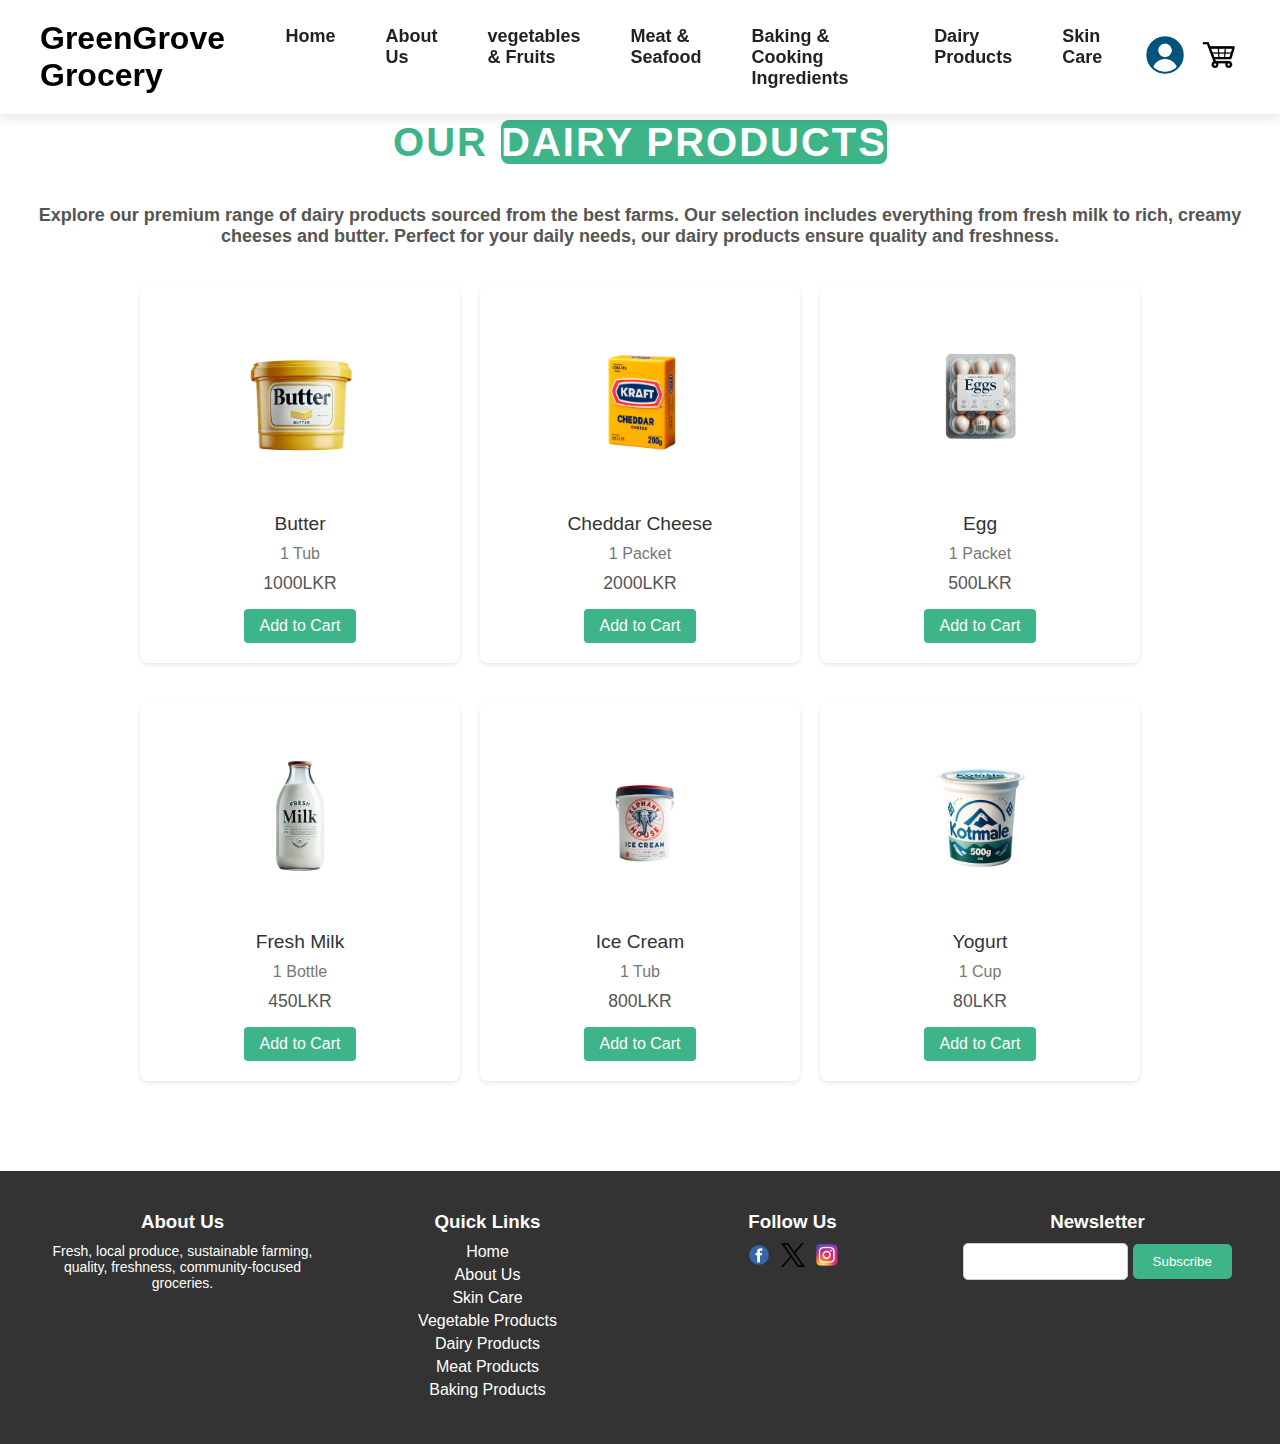
<file: dairy.html>
<!DOCTYPE html>
<html lang="en">

<!-- Head Section -->
<head>
    <meta charset="UTF-8">
    <meta name="viewport" content="width=device-width, initial-scale=1.0">
    <title>Document</title>
    <link rel="stylesheet" href="homepage.css">
</head>

<body>
    
    <nav id="Home">
        <div class="logo">
            <h1 class="h1_1">GreenGrove<span class="span_1"> Grocery</span></h1>
        </div>
        <ul>
            <li><a href="index.html">Home</a></li>
            <li><a href="about.html">About Us</a></li>
            <li class="dropdown">
                <a href="veg.html" class="dropbtn">vegetables & Fruits</a>
                <div class="dropdown-content">
                    <a href="veg.html">Vegetables</a>
                    <a href="fruits.html">Fruits</a>
    
                </div>
            </li>
            <li class="dropdown">
                <a href="meat.html" class="dropbtn">Meat & Seafood</a>
                <div class="dropdown-content">
                    <a href="meat.html">Meat Products</a>
                    <a href="seafood.html">Seafood Products</a>
                </div>
            </li>
            
            <li><a href="baking.html">Baking & Cooking Ingredients</a></li>
            <li><a href="dairy.html">Dairy Products</a></li>
            <li><a href="skincare.html">Skin Care</a></li>
        </ul>
        <div class="icon">
            <a href="login.html"><img src="user.png" alt="User Icon"></a>
            <a href="check.html"><img src="cart.png" alt="Cart Icon"></a>
        </div>
    </nav>


<main>
  

<!-- Products Section -->
<section class="new-products-section">
    <h2>Our <span>Dairy Products</span> </h2>
    <p class="new-products-intro">
       <b> Explore our premium range of dairy products sourced from the best farms. 
        Our selection includes everything from fresh milk to rich, creamy cheeses and butter. 
        Perfect for your daily needs, our dairy products ensure quality and freshness.</b>
    </p><br>
    <div class="new-product-grid">
      
        <div class="new-product-card">
            <img src="Butter.png" alt="Butter">
            <p class="new-product-name">Butter</p>
            <p class="new-product-quantity">1 Tub</p>
            <p class="new-product-price">1000LKR</p>
            <a href="check.html" class="order-button">Add to Cart</a>
        </div>
        
        <div class="new-product-card">
            <img src="cheddar.png" alt="Cheese">
            <p class="new-product-name">Cheddar Cheese</p>
            <p class="new-product-quantity">1 Packet</p>
            <p class="new-product-price">2000LKR</p>
            <a href="check.html" class="order-button">Add to Cart</a>
        </div>
       
        <div class="new-product-card">
            <img src="Eggs.png" alt="Egg">
            <p class="new-product-name">Egg</p>
            <p class="new-product-quantity">1 Packet</p>
            <p class="new-product-price">500LKR</p>
            <a href="check.html" class="order-button">Add to Cart</a>
        </div>
        

        <div class="new-product-card">
            <img src="Freshmilk.png" alt="Fresh Milk">
            <p class="new-product-name">Fresh Milk</p>
            <p class="new-product-quantity">1 Bottle</p>
            <p class="new-product-price">450LKR</p>
            <a href="check.html" class="order-button">Add to Cart</a>
        </div>
        
        <div class="new-product-card">
            <img src="ice cream.png" alt="Ice Cream">
            <p class="new-product-name">Ice Cream</p>
            <p class="new-product-quantity">1 Tub</p>
            <p class="new-product-price">800LKR</p>
            <a href="check.html" class="order-button">Add to Cart</a>
        </div>
       
        <div class="new-product-card">
            <img src="yogurt.png" alt="Yogurt">
            <p class="new-product-name">Yogurt</p>
            <p class="new-product-quantity">1 Cup</p>
            <p class="new-product-price">80LKR</p>
            <a href="check.html" class="order-button">Add to Cart</a>
        </div>
    </div>
</section>

</main>

    <!-- Footer Section -->
    <footer id="footer1">
        <div class="footer-section">
            <h3>About Us</h3>
            <p>Fresh, local produce, sustainable farming, quality, freshness, community-focused groceries.</p>
        </div>
        <div class="footer-section">
            <h3>Quick Links</h3>
            <ul>
                <li><a href="index.html">Home</a></li>
                <li><a href="about.html">About Us</a></li>
                <li><a href="skincare.html">Skin Care</a></li>
                <li><a href="veg.html">Vegetable Products</a></li>
                <li><a href="dairy.html">Dairy Products</a></li>
                <li><a href="meat.html">Meat Products</a></li>
                <li><a href="baking.html">Baking Products</a></li>
            </ul>
        </div>
        <div class="footer-section">
            <h3>Follow Us</h3>
            <div class="social-icons">
                <a href="https://www.facebook.com/share/EBPTqc3CjgzNYZVe/?mibextid=LQQJ4d"><img src="facebook.png" alt="Facebook"></a>
                    <a href="https://x.com/GroceryDive/status/1782840731415019677"><img src="twitter.png" alt="Twitter"></a>
                    <a href="https://www.instagram.com/greengrooveshop?igsh=YWNyMHV1NTNoNTMw"><img src="insta.png" alt="Instagram"></a>
            </div>
        </div>
        <div class="footer-section">
            <h3>Newsletter</h3>
            <form action="#">
                <input type="email" name="email" placeholder="Your email address" required>
                <button type="submit">Subscribe</button>
            </form>
        </div>
    </footer>
</body>
</html>
</file>
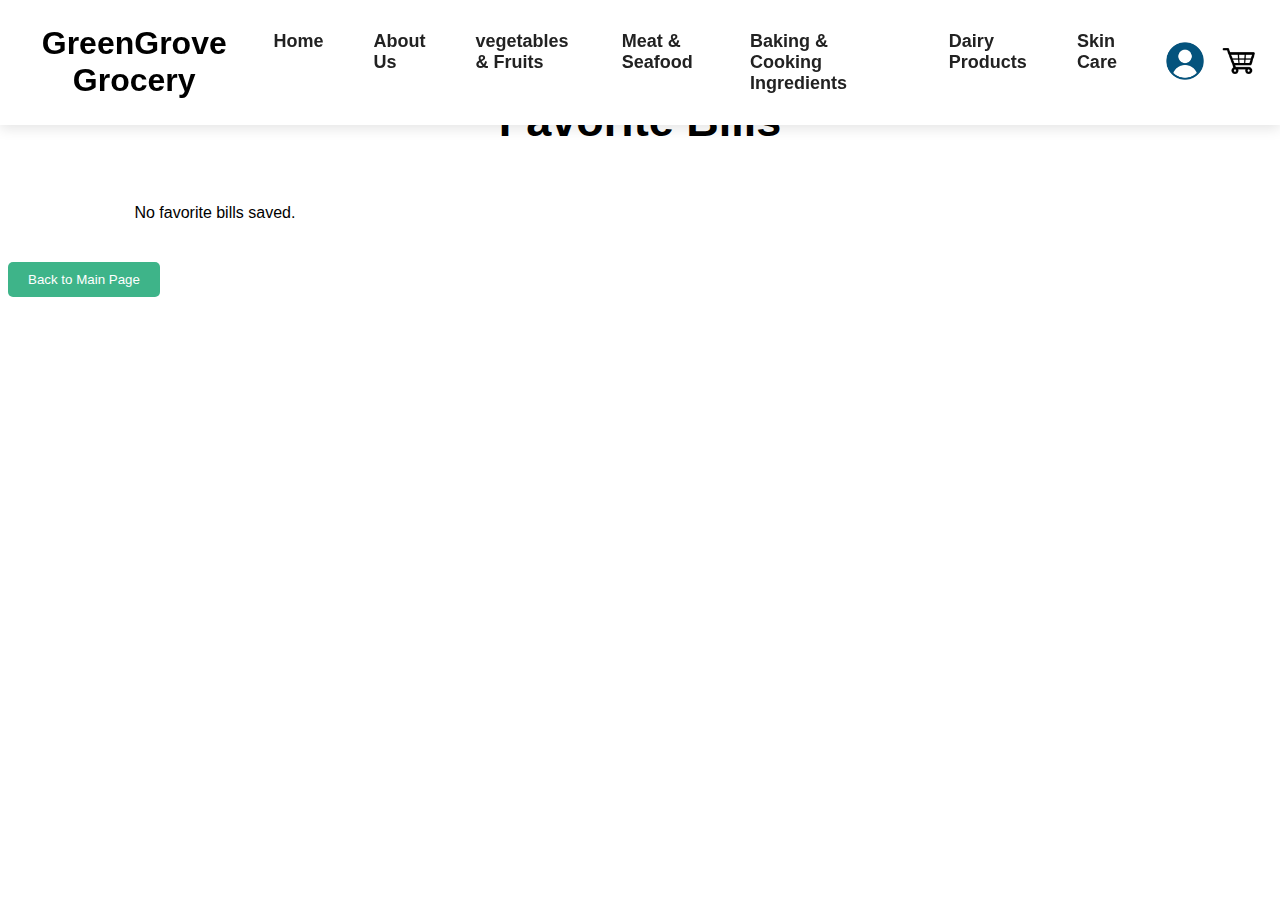
<file: favorites.html>
<!DOCTYPE html>
<html lang="en">
<head>
    <meta charset="UTF-8">
    <meta name="viewport" content="width=device-width, initial-scale=1.0">
    <title>Favorites</title>
    <link rel="stylesheet" href="bill.css">
</head>

<body>
<!-- Navigation Section -->
<nav id="Home">
    <div class="logo">
        <h1 class="h1_1">GreenGrove<span class="span_1"> Grocery</span></h1>
    </div>
    <ul>
        <li><a href="index.html">Home</a></li>
        <li><a href="about.html">About Us</a></li>
        <li class="dropdown">
            <a href="veg.html" class="dropbtn">vegetables & Fruits</a>
            <div class="dropdown-content">
                <a href="veg.html">Vegetables</a>
                <a href="fruits.html">Fruits</a>

            </div>
        </li>
        <li class="dropdown">
            <a href="meat.html" class="dropbtn">Meat & Seafood</a>
            <div class="dropdown-content">
                <a href="meat.html">Meat Products</a>
                <a href="seafood.html">Seafood Products</a>
            </div>
        </li>
        
        <li><a href="baking.html">Baking & Cooking Ingredients</a></li>
        <li><a href="dairy.html">Dairy Products</a></li>
        <li><a href="skincare.html">Skin Care</a></li>
    </ul>
    <div class="icon">
        <a href="login.html"><img src="user.png" alt="User Icon"></a>
        <a href="check.html"><img src="cart.png" alt="Cart Icon"></a>
    </div>
</nav>
<div class="favorites-page">
    <h2>Favorite Bills</h2>
    <div id="favorites-container">
        <!-- Favorite bills will be populated here -->
    </div>
    <button id="back-to-main-button">Back to Main Page</button>
    <script src="favorites.js"></script>
</div>
</file>
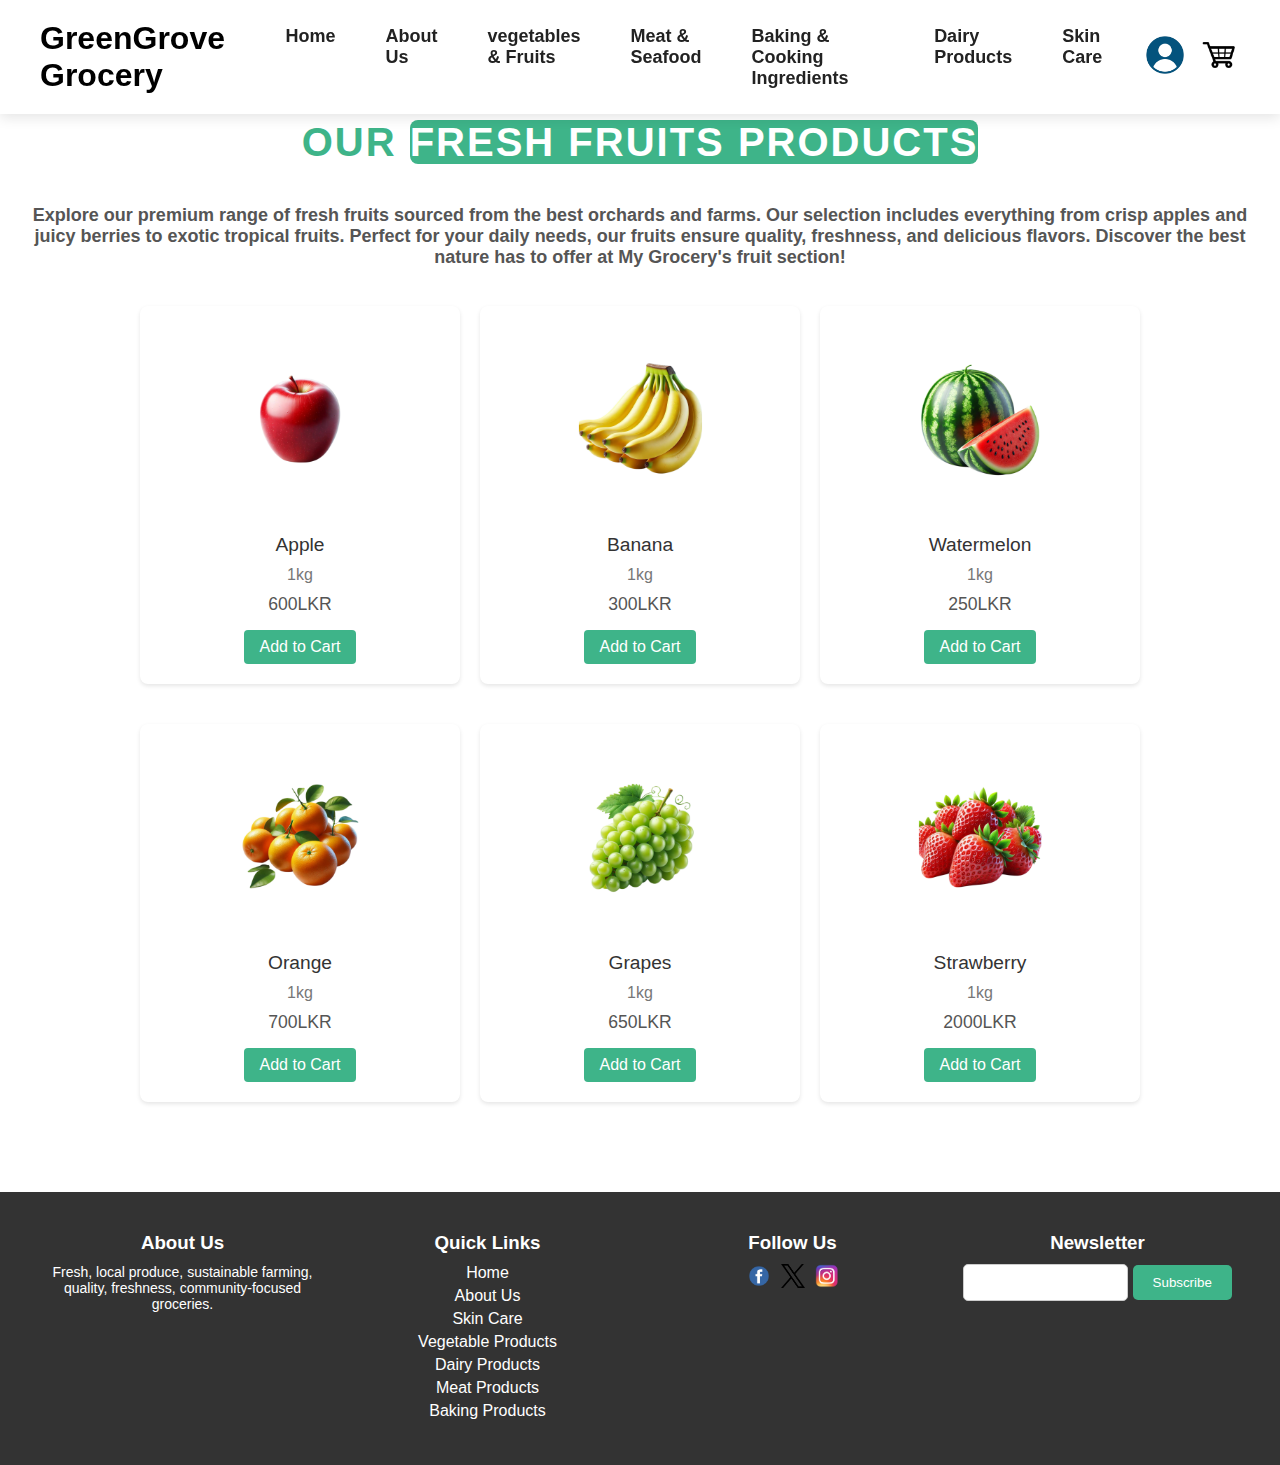
<file: fruits.html>
<!DOCTYPE html>
<html lang="en">

<!-- Head Section -->
<head>
    <meta charset="UTF-8">
    <meta name="viewport" content="width=device-width, initial-scale=1.0">
    <title>GreenGrove Grocery - Fruits</title>
    <link rel="stylesheet" href="homepage.css">
</head>

<body>
    
    <nav id="Home">
        <div class="logo">
            <h1 class="h1_1">GreenGrove<span class="span_1"> Grocery</span></h1>
        </div>
        <ul>
            <li><a href="index.html">Home</a></li>
            <li><a href="about.html">About Us</a></li>
            <li class="dropdown">
                <a href="veg.html" class="dropbtn">vegetables & Fruits</a>
                <div class="dropdown-content">
                    <a href="veg.html">Vegetables</a>
                    <a href="fruits.html">Fruits</a>
    
                </div>
            </li>
            <li class="dropdown">
                <a href="meat.html" class="dropbtn">Meat & Seafood</a>
                <div class="dropdown-content">
                    <a href="meat.html">Meat Products</a>
                    <a href="seafood.html">Seafood Products</a>
                </div>
            </li>
            
            <li><a href="baking.html">Baking & Cooking Ingredients</a></li>
            <li><a href="dairy.html">Dairy Products</a></li>
            <li><a href="skincare.html">Skin Care</a></li>
        </ul>
        <div class="icon">
            <a href="login.html"><img src="user.png" alt="User Icon"></a>
            <a href="check.html"><img src="cart.png" alt="Cart Icon"></a>
        </div>
    </nav>

<main>

    <!-- Products Section -->
    <section class="new-products-section">
        <h2>Our <span>Fresh Fruits Products</span> </h2>
        <p class="new-products-intro">
           <b> Explore our premium range of fresh fruits sourced from the best orchards and farms.
             Our selection includes everything from crisp apples and juicy berries to exotic tropical fruits. 
             Perfect for your daily needs, our fruits ensure quality, freshness, and delicious flavors. 
             Discover the best nature has to offer at My Grocery's fruit section!</b>
        </p><br>
        <div class="new-product-grid">
            <div class="new-product-card">
                <img src="Apple.png" alt="Apple">
                <p class="new-product-name">Apple</p>
                <p class="new-product-quantity">1kg</p>
                <p class="new-product-price">600LKR</p>
                <a href="check.html" class="order-button">Add to Cart</a> 
            </div>
            
            <div class="new-product-card">
                <img src="Banana.png" alt="Banana">
                <p class="new-product-name">Banana</p>
                <p class="new-product-quantity">1kg</p>
                <p class="new-product-price">300LKR</p>
                <a href="check.html pages" class="order-button">Add to Cart</a>
            </div>
           
            <div class="new-product-card">
                <img src="Watermelon.png" alt="Watermelon">
                <p class="new-product-name">Watermelon</p>
                <p class="new-product-quantity">1kg</p>
                <p class="new-product-price">250LKR</p>
                <a href="check.html " class="order-button">Add to Cart</a>
            </div>
        
            <div class="new-product-card">
                <img src="Orange.png" alt="Orange">
                <p class="new-product-name">Orange</p>
                <p class="new-product-quantity">1kg</p>
                <p class="new-product-price">700LKR</p>
                <a href="check.html" class="order-button">Add to Cart</a>
            </div>
            
            <div class="new-product-card">
                <img src="Grapes.png" alt="Grapes">
                <p class="new-product-name">Grapes</p>
                <p class="new-product-quantity">1kg</p>
                <p class="new-product-price">650LKR</p>
                <a href="check.html" class="order-button">Add to Cart</a>
            </div>
           
            <div class="new-product-card">
                <img src="Stawberry.png" alt="Strawberry">
                <p class="new-product-name">Strawberry</p>
                <p class="new-product-quantity">1kg</p>
                <p class="new-product-price">2000LKR</p>
                <a href="check.html" class="order-button">Add to Cart</a>
            </div>
        </div>
        
        
</main>

    <!-- Footer Section -->
    <footer id="footer1">
        <div class="footer-section">
            <h3>About Us</h3>
            <p>Fresh, local produce, sustainable farming, quality, freshness, community-focused groceries.</p>
        </div>
        <div class="footer-section">
            <h3>Quick Links</h3>
            <ul>
                <li><a href="index.html">Home</a></li>
                <li><a href="about.html">About Us</a></li>
                <li><a href="skincare.html">Skin Care</a></li>
                <li><a href="veg.html">Vegetable Products</a></li>
                <li><a href="dairy.html">Dairy Products</a></li>
                <li><a href="meat.html">Meat Products</a></li>
                <li><a href="baking.html">Baking Products</a></li>
            </ul>
        </div>
        <div class="footer-section">
            <h3>Follow Us</h3>
            <div class="social-icons">
                <a href="https://www.facebook.com/share/EBPTqc3CjgzNYZVe/?mibextid=LQQJ4d"><img src="facebook.png" alt="Facebook"></a>
                    <a href="https://x.com/GroceryDive/status/1782840731415019677"><img src="twitter.png" alt="Twitter"></a>
                    <a href="https://www.instagram.com/greengrooveshop?igsh=YWNyMHV1NTNoNTMw"><img src="insta.png" alt="Instagram"></a>
            </div>
        </div>
        <div class="footer-section">
            <h3>Newsletter</h3>
            <form action="#">
                <input type="email" name="email" placeholder="Your email address" required>
                <button type="submit">Subscribe</button>
            </form>
        </div>
    </footer>
</body>
</html>
</file>
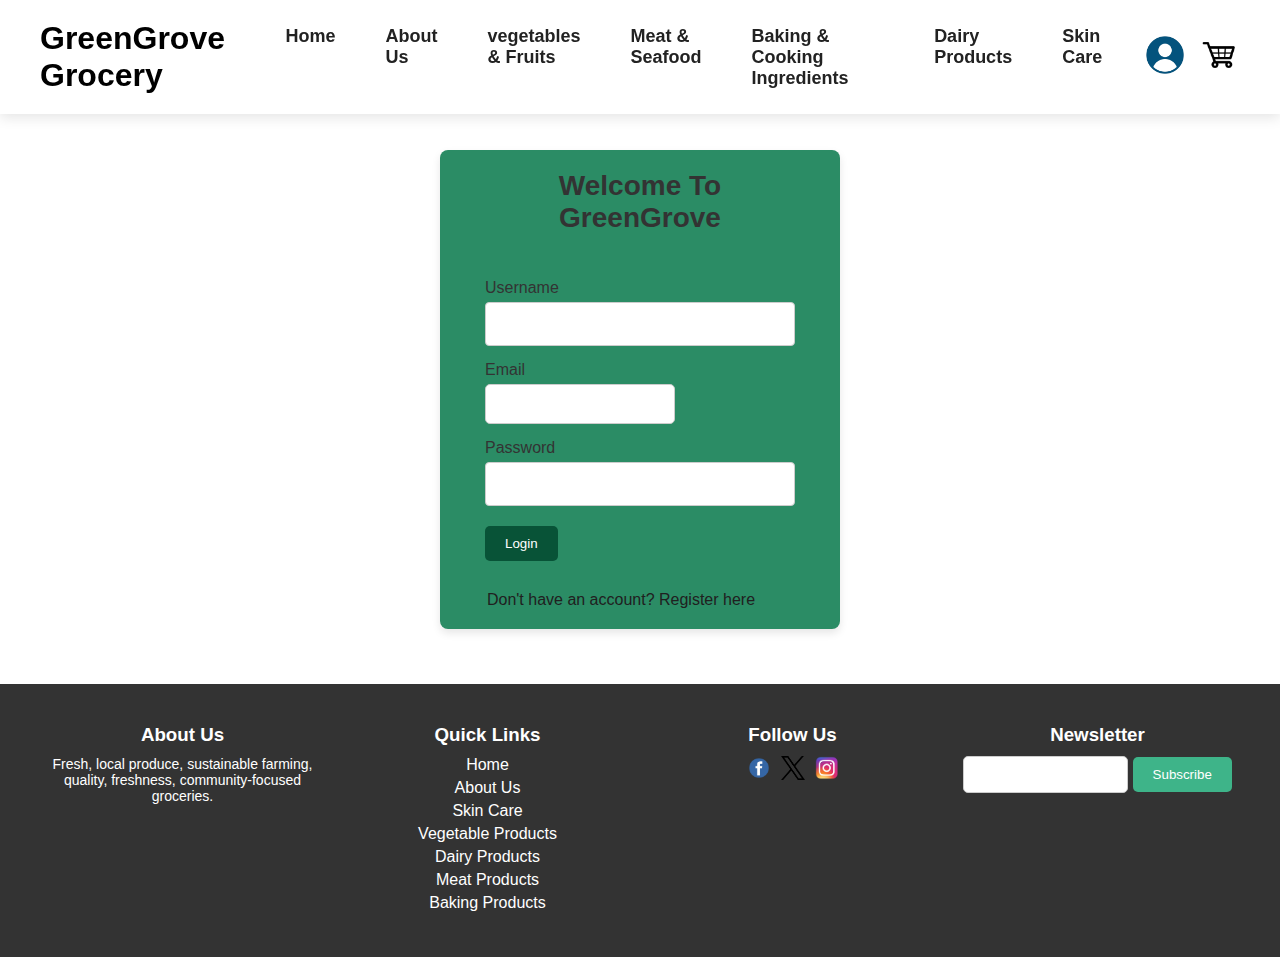
<file: login.html>
<!DOCTYPE html>
<html lang="en">

<head>
    <meta charset="UTF-8">
    <meta name="viewport" content="width=device-width, initial-scale=1.0">
    <title>Login</title>
    <link rel="stylesheet" href="homepage.css">
</head>

<body>
    
    <!-- Navigation Section -->
    <nav id="Home">
        <div class="logo">
            <h1 class="h1_1">GreenGrove<span class="span_1"> Grocery</span></h1>
        </div>
        <ul>
            <li><a href="index.html">Home</a></li>
            <li><a href="about.html">About Us</a></li>
            <li class="dropdown">
                <a href="veg.html" class="dropbtn">vegetables & Fruits</a>
                <div class="dropdown-content">
                    <a href="veg.html">Vegetables</a>
                    <a href="fruits.html">Fruits</a>
    
                </div>
            </li>
            <li class="dropdown">
                <a href="meat.html" class="dropbtn">Meat & Seafood</a>
                <div class="dropdown-content">
                    <a href="meat.html">Meat Products</a>
                    <a href="seafood.html">Seafood Products</a>
                </div>
            </li>
            
            <li><a href="baking.html">Baking & Cooking Ingredients</a></li>
            <li><a href="dairy.html">Dairy Products</a></li>
            <li><a href="skincare.html">Skin Care</a></li>
        </ul>
        <div class="icon">
            <a href="login.html"><img src="user.png" alt="User Icon"></a>
            <a href="check.html"><img src="cart.png" alt="Cart Icon"></a>
        </div>
    </nav>

<!-- Login Container -->
<div class='container'>
    <div class='content'>
        <div class='title'>Welcome To GreenGrove</div>
        <form action="index.html" method="post">
            <div class="input-fields">
                <div class="input-box">
                    <label for="username">Username</label>
                    <input type='text' id='username' name='username' placeholder='Enter your username' required>
                </div>
                <div class="input-box">
                    <label for="email">Email</label>
                    <input type='email' id='email' name='email' placeholder='Enter your email address' required>
                </div>
                <div class="input-box">
                    <label for="password">Password</label>
                    <input type='password' id='password' name='password' placeholder='Enter your password' required>
                </div>
            </div>
            <button type="submit" class="login-button">Login</button>
        </form>
        <div class="link-container">
            <a href="register.html">Don't have an account? Register here</a>
        </div>
    </div>
</div>

    <!-- Footer Section -->
    <footer id="footer1">
        <div class="footer-section">
            <h3>About Us</h3>
            <p>Fresh, local produce, sustainable farming, quality, freshness, community-focused groceries.</p>
        </div>
        <div class="footer-section">
            <h3>Quick Links</h3>
            <ul>
                <li><a href="index.html">Home</a></li>
                <li><a href="about.html">About Us</a></li>
                <li><a href="skincare.html">Skin Care</a></li>
                <li><a href="veg.html">Vegetable Products</a></li>
                <li><a href="dairy.html">Dairy Products</a></li>
                <li><a href="meat.html">Meat Products</a></li>
                <li><a href="baking.html">Baking Products</a></li>
            </ul>
        </div>
        <div class="footer-section">
            <h3>Follow Us</h3>
            <div class="social-icons">
                <a href="https://www.facebook.com/share/EBPTqc3CjgzNYZVe/?mibextid=LQQJ4d"><img src="facebook.png" alt="Facebook"></a>
                    <a href="https://x.com/GroceryDive/status/1782840731415019677"><img src="twitter.png" alt="Twitter"></a>
                    <a href="https://www.instagram.com/greengrooveshop?igsh=YWNyMHV1NTNoNTMw"><img src="insta.png" alt="Instagram"></a>
            </div>
        </div>
        <div class="footer-section">
            <h3>Newsletter</h3>
            <form action="#">
                <input type="email" name="email" placeholder="Your email address" required>
                <button type="submit">Subscribe</button>
            </form>
        </div>
    </footer>
</body>
</file>
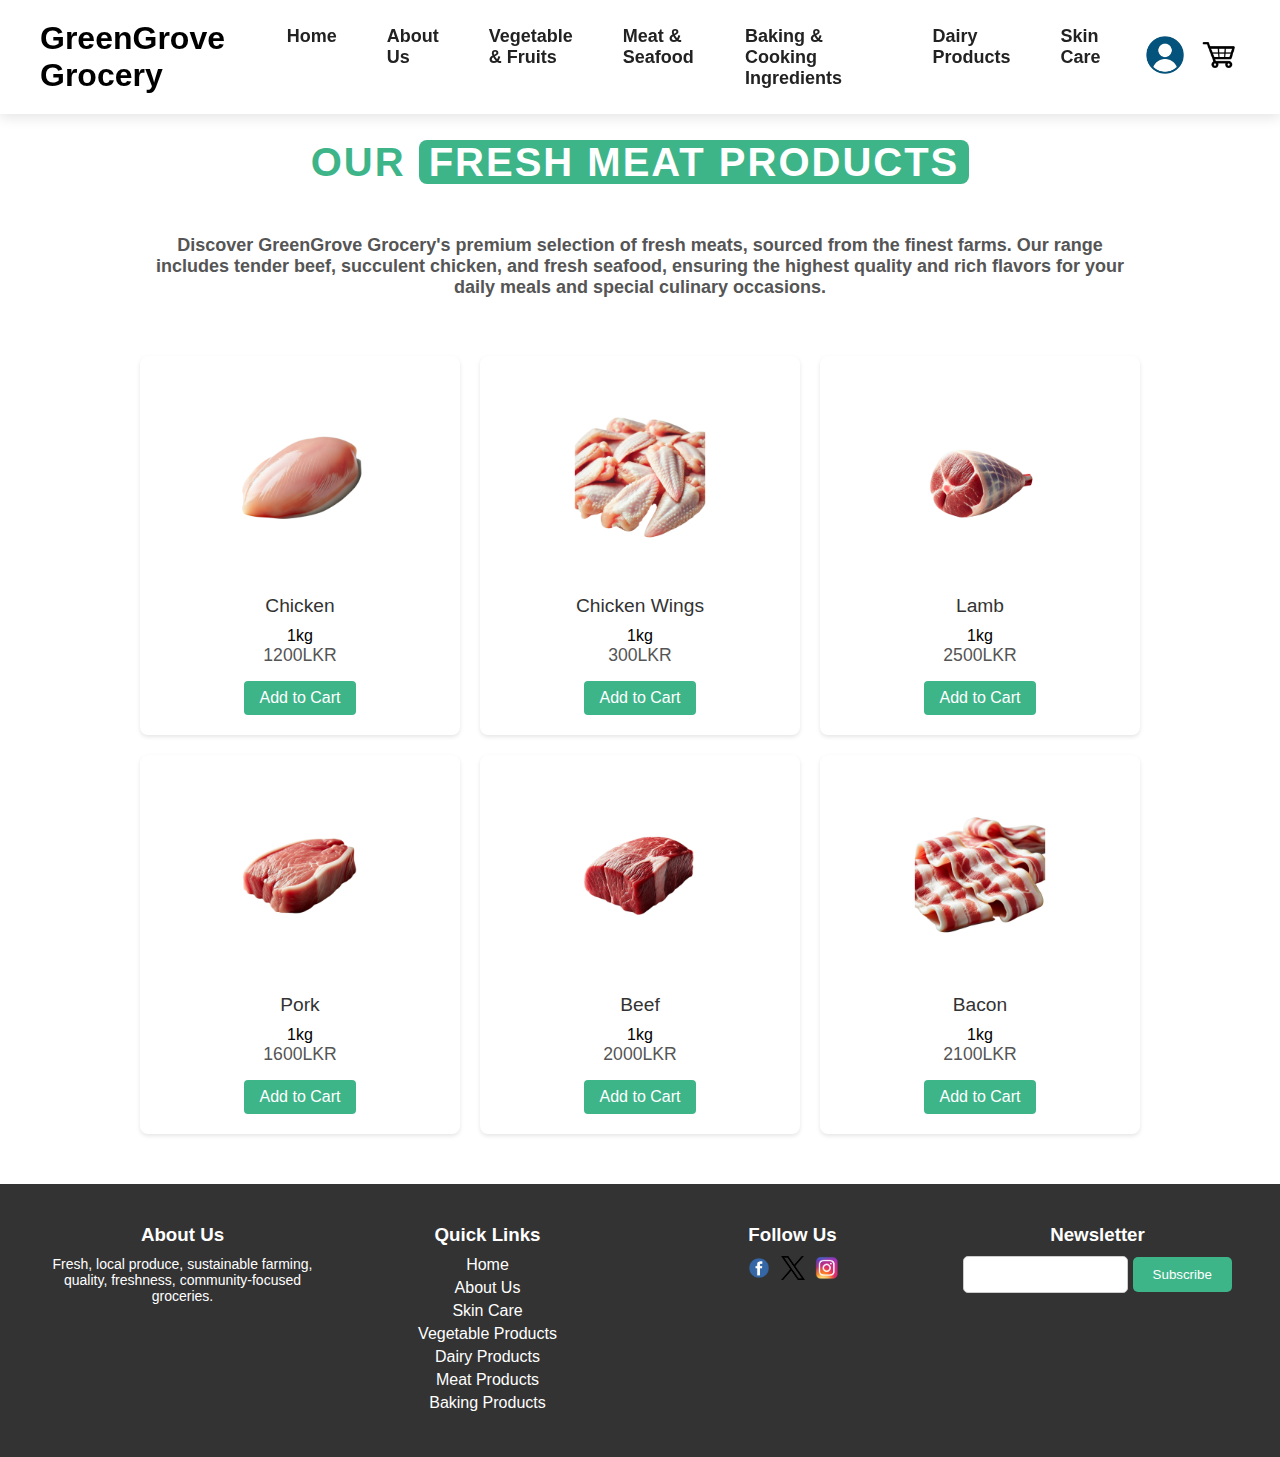
<file: meat.html>
<!DOCTYPE html>
<html lang="en">

<!-- Head Section -->
<head>
    <meta charset="UTF-8">
    <meta name="viewport" content="width=device-width, initial-scale=1.0">
    <title>GreenGrove Grocery - Meat</title>
    <link rel="stylesheet" href="homepage.css">
</head>

<body>
    
<!-- Navigation Section -->
<nav id="Home">
    <div class="logo">
        <h1 class="h1_1">GreenGrove<span class="span_1"> Grocery</span></h1>
    </div>
    <ul>
        <li><a href="index.html">Home</a></li>
        <li><a href="about.html">About Us</a></li>
        <li class="dropdown">
            <a href="veg.html" class="dropbtn">Vegetable & Fruits</a>
            <div class="dropdown-content">
                <a href="veg.html">Vegetables</a>
                <a href="fruits.html">Fruits</a>

            </div>
        </li>
        <li class="dropdown">
            <a href="meat.html" class="dropbtn">Meat & Seafood</a>
            <div class="dropdown-content">
                <a href="meat.html">Meat Products</a>
                <a href="seafood.html">Seafood Products</a>
            </div>
        </li>
        
        <li><a href="baking.html">Baking & Cooking Ingredients</a></li>
        <li><a href="dairy.html">Dairy Products</a></li>
        <li><a href="skincare.html">Skin Care</a></li>
    </ul>
    <div class="icon">
        <a href="login.html"><img src="user.png" alt="User Icon"></a>
        <a href="check.html"><img src="cart.png" alt="Cart Icon"></a>
    </div>
</nav>

<!-- Products Section -->
<section class="grid-products-section">
    <h2>Our <span>Fresh Meat Products</span> </h2>
    <p class="grid-products-intro">
       <b> Discover GreenGrove Grocery's premium selection of fresh meats, sourced from the finest farms. 
        Our range includes tender beef, succulent chicken, and fresh seafood, ensuring the highest quality and rich flavors for your daily meals and special culinary occasions.</b>
    </p><br>
    <div class="grid-product-grid">
      
        <div class="grid-product-card">
            <img src="Chiken.png" alt="Chicken">
            <p class="product-name">Chicken</p>
            <p class="product-quantity">1kg</p>
            <p class="product-price">1200LKR</p>
            <a href="check.html" class="order-button">Add to Cart</a>
        </div>
        
        <div class="grid-product-card">
            <img src="Chicken Wings.png" alt="Chicken Wings">
            <p class="product-name">Chicken Wings</p>
            <p class="product-quantity">1kg</p>
            <p class="product-price">300LKR</p>
            <a href="check.html" class="order-button">Add to Cart</a>
        </div>
       
        <div class="grid-product-card">
            <img src="Lamb.png" alt="Lamb">
            <p class="product-name">Lamb</p>
            <p class="product-quantity">1kg</p>
            <p class="product-price">2500LKR</p>
            <a href="check.html" class="order-button">Add to Cart</a>
        </div>
    
        <div class="grid-product-card">
            <img src="Pork.png" alt="Pork">
            <p class="product-name">Pork</p>
            <p class="product-quantity">1kg</p>
            <p class="product-price">1600LKR</p>
            <a href="check.html" class="order-button">Add to Cart</a>
        </div>
        
        <div class="grid-product-card">
            <img src="Beef.png" alt="Beef">
            <p class="product-name">Beef</p>
            <p class="product-quantity">1kg</p>
            <p class="product-price">2000LKR</p>
            <a href="check.html" class="order-button">Add to Cart</a>
        </div>
       
        <div class="grid-product-card">
            <img src="Bacon.png" alt="Bacon">
            <p class="product-name">Bacon</p>
            <p class="product-quantity">1kg</p>
            <p class="product-price">2100LKR</p>
            <a href="check.html" class="order-button">Add to Cart</a>
        </div>
    </div>
</section>

</main>

<!-- Footer Section -->
<footer id="footer1">
    <div class="footer-section">
        <h3>About Us</h3>
        <p>Fresh, local produce, sustainable farming, quality, freshness, community-focused groceries.</p>
    </div>
    <div class="footer-section">
        <h3>Quick Links</h3>
        <ul>
            <li><a href="index.html">Home</a></li>
            <li><a href="about.html">About Us</a></li>
            <li><a href="skincare.html">Skin Care</a></li>
            <li><a href="veg.html">Vegetable Products</a></li>
            <li><a href="dairy.html">Dairy Products</a></li>
            <li><a href="meat.html">Meat Products</a></li>
            <li><a href="baking.html">Baking Products</a></li>
        </ul>
    </div>
    <div class="footer-section">
        <h3>Follow Us</h3>
        <div class="social-icons">
            <a href="https://www.facebook.com/share/EBPTqc3CjgzNYZVe/?mibextid=LQQJ4d"><img src="facebook.png" alt="Facebook"></a>
                <a href="https://x.com/GroceryDive/status/1782840731415019677"><img src="twitter.png" alt="Twitter"></a>
                <a href="https://www.instagram.com/greengrooveshop?igsh=YWNyMHV1NTNoNTMw"><img src="insta.png" alt="Instagram"></a>
        </div>
    </div>
    <div class="footer-section">
        <h3>Newsletter</h3>
        <form action="#">
            <input type="email" name="email" placeholder="Your email address" required>
            <button type="submit">Subscribe</button>
        </form>
    </div>
</footer>
</body>
</html>
</file>
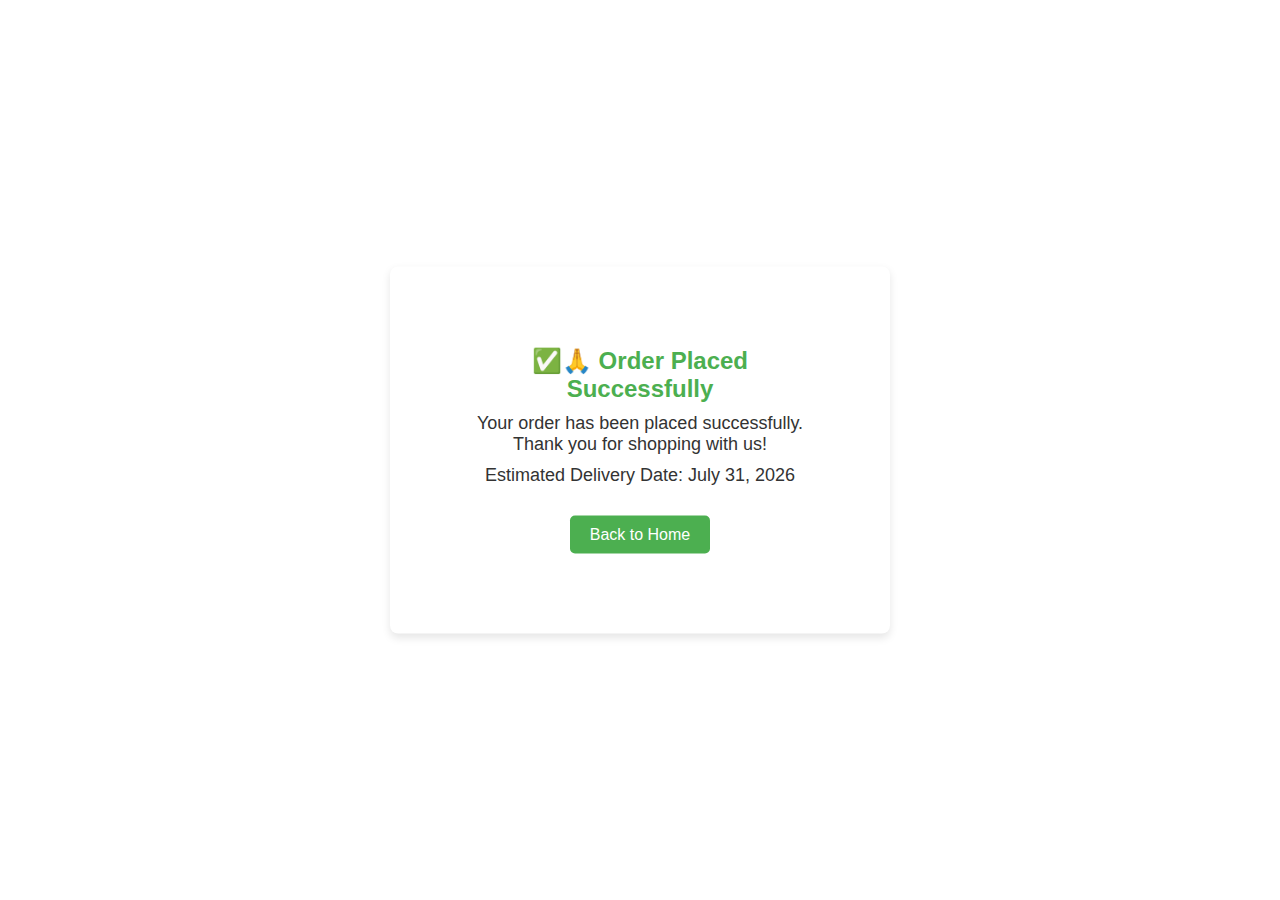
<file: order-success.html>
<!DOCTYPE html>
<html lang="en">
<head>
    <meta charset="UTF-8">
    <meta name="viewport" content="width=device-width, initial-scale=1.0">
    <title>Order Success</title>
    <link rel="stylesheet" href="homepage.css">
</head>
<body>
    <div class="message-container">
        <h1>✅🙏 Order Placed Successfully</h1>
        <p>Your order has been placed successfully. Thank you for shopping with us!</p>
        <p id="delivery-date"></p> <!-- Add this line to display the delivery date -->

        <a href="index.html" class="home-link">Back to Home</a> <!-- Update href to your actual home page link -->
    </div>
<script src="order.js"></script>
</body>
</html>
</file>
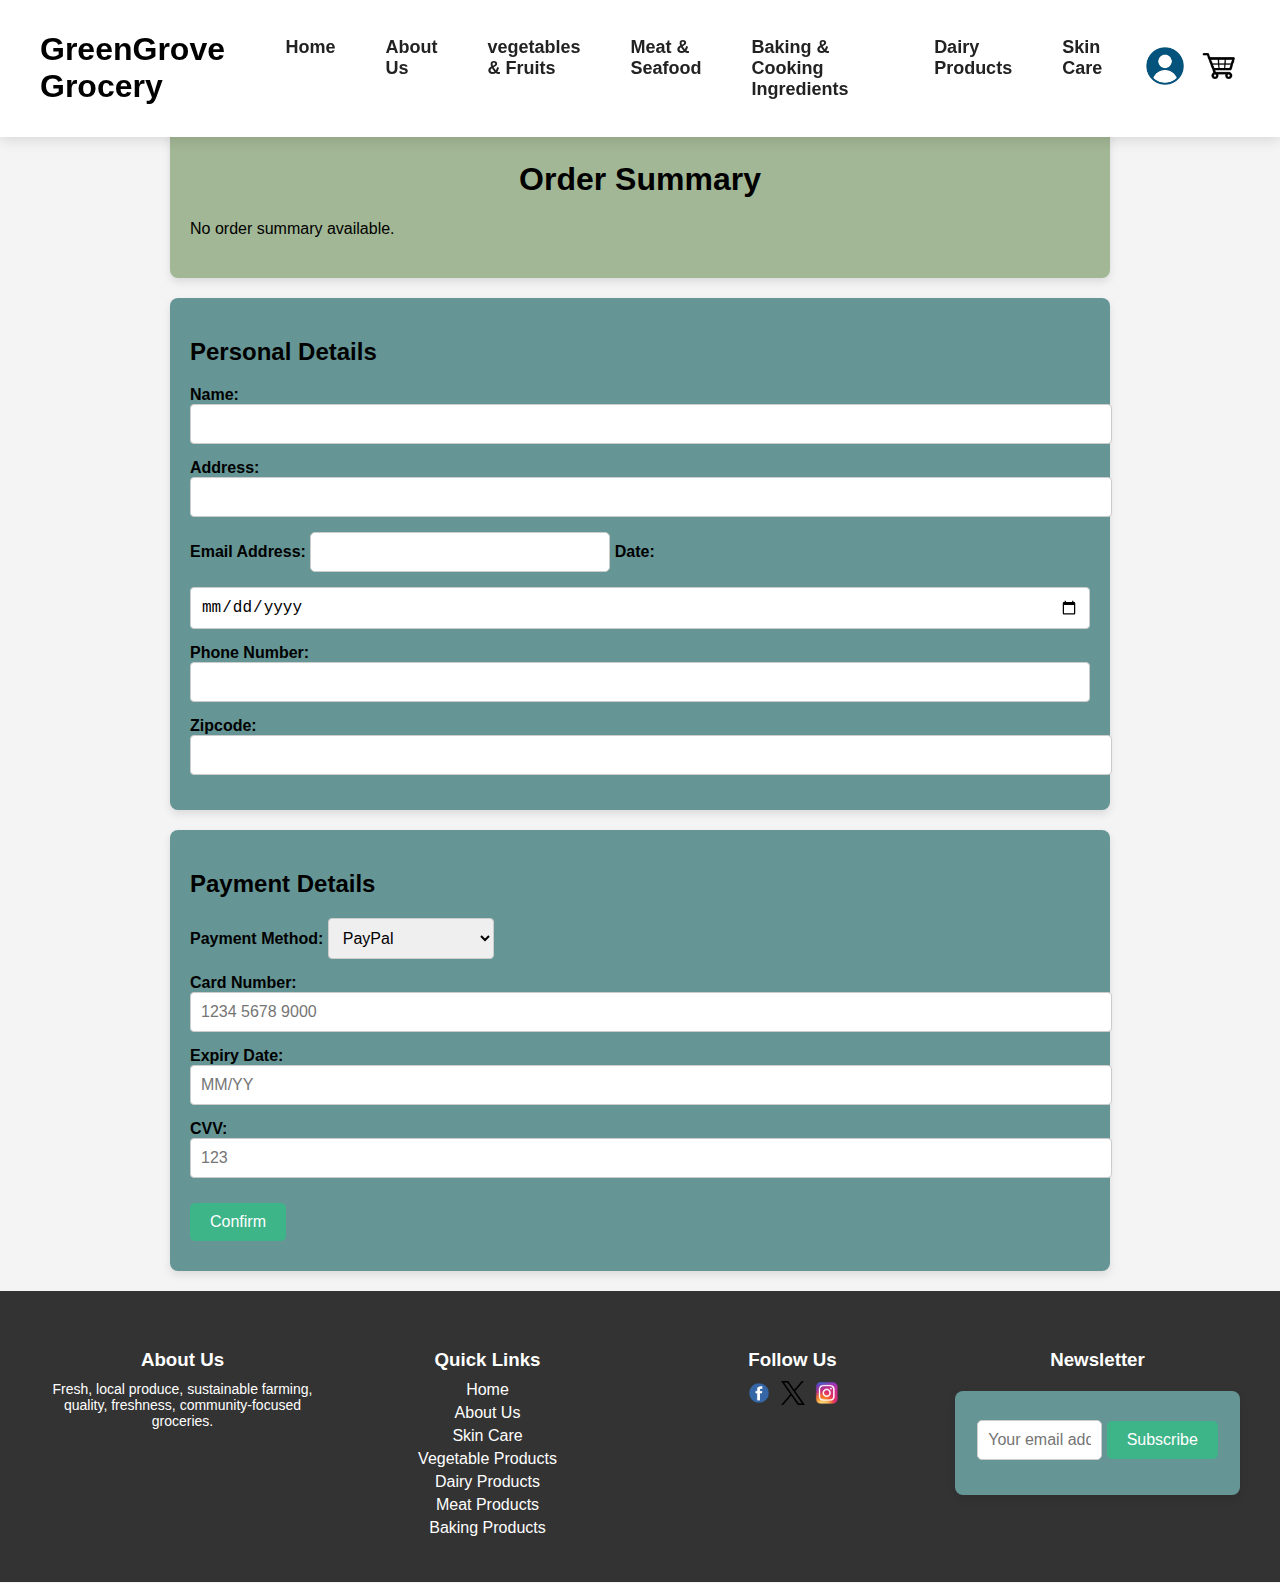
<file: order-summary.html>
<!DOCTYPE html>
<html lang="en">
<head>
    <meta charset="UTF-8">
    <meta name="viewport" content="width=device-width, initial-scale=1.0">
    <title>Order Summary</title>
    <link rel="stylesheet" href="order-summary.css"> <!-- Link to any CSS file you use for styling -->
</head>
<body>
    <!-- Navigation Section -->
    <nav id="Home">
        <div class="logo">
            <h1 class="h1_1">GreenGrove<span class="span_1"> Grocery</span></h1>
        </div>
        <ul>
            <li><a href="index.html">Home</a></li>
            <li><a href="about.html">About Us</a></li>
            <li class="dropdown">
                <a href="veg.html" class="dropbtn">vegetables & Fruits</a>
                <div class="dropdown-content">
                    <a href="veg.html">Vegetables</a>
                    <a href="fruits.html">Fruits</a>
    
                </div>
            </li>
            <li class="dropdown">
                <a href="meat.html" class="dropbtn">Meat & Seafood</a>
                <div class="dropdown-content">
                    <a href="meat.html">Meat Products</a>
                    <a href="seafood.html">Seafood Products</a>
                </div>
            </li>
            
            <li><a href="baking.html">Baking & Cooking Ingredients</a></li>
            <li><a href="dairy.html">Dairy Products</a></li>
            <li><a href="skincare.html">Skin Care</a></li>
        </ul>
        <div class="icon">
            <a href="login.html"><img src="user.png" alt="User Icon"></a>
            <a href="check.html"><img src="cart.png" alt="Cart Icon"></a>
        </div>
    </nav>
  
    <div id="order-summary-container">
        <h1><b><center>Order Summary</center></b></h1>
        <!-- Order summary table will be populated here -->
        <div id="summary-table-container"></div>
    </div>
    
    <!-- Personal Details Form -->
    <form id="personal-details-form">
        <h2>Personal Details</h2>
        <label for="name">Name:</label>
        <input type="text" id="name" name="name" required>

        <label for="address">Address:</label>
        <input type="text" id="address" name="address" required>

        <label for="email">Email Address:</label>
        <input type="email" id="email" name="email" required>

        <label for="date">Date:</label>
        <input type="date" id="date" name="date" required>

        <label for="phone">Phone Number:</label>
        <input type="tel" id="phone" name="phone" required>

        <label for="zipcode">Zipcode:</label>
        <input type="text" id="zipcode" name="zipcode" required>
    </form>

    <!-- Payment Form -->
    <div class="form-container">
        <form id="payment-form">
            <h2>Payment Details</h2>
            
            <!-- Payment Method -->
            <label for="payment-method">Payment Method:</label>
            <select id="payment-method" name="payment-method">
                <option value="paypal">PayPal</option>
                <option value="credit-debit">Credit/Debit Card</option>
            </select>

            <!-- Card Details (Initially hidden) -->
            <div id="card-details" class="hidden">
                <label for="card-number">Card Number:</label>
                <input type="text" id="card-number" name="card-number" maxlength="19" placeholder="1234 5678 9000">

                <label for="expiry-date">Expiry Date:</label>
                <input type="text" id="expiry-date" name="expiry-date" maxlength="5" placeholder="MM/YY">

                <label for="cvv">CVV:</label>
                <input type="text" id="cvv" name="cvv" maxlength="3" placeholder="123">
            </div>

            <!-- Confirm Button -->
            <button type="submit" id="confirm-button">Confirm</button>
        </form>
    </div>



    <script src="order.js"></script>

    <!-- Footer Section -->
    <footer id="footer1">
        <div class="footer-section">
            <h3>About Us</h3>
            <p>Fresh, local produce, sustainable farming, quality, freshness, community-focused groceries.</p>
        </div>
        <div class="footer-section">
            <h3>Quick Links</h3>
            <ul>
                <li><a href="index.html">Home</a></li>
                <li><a href="about.html">About Us</a></li>
                <li><a href="skincare.html">Skin Care</a></li>
                <li><a href="veg.html">Vegetable Products</a></li>
                <li><a href="dairy.html">Dairy Products</a></li>
                <li><a href="meat.html">Meat Products</a></li>
                <li><a href="baking.html">Baking Products</a></li>
            </ul>
        </div>
        <div class="footer-section">
            <h3>Follow Us</h3>
            <div class="social-icons">
                <a href="https://www.facebook.com/share/EBPTqc3CjgzNYZVe/?mibextid=LQQJ4d"><img src="facebook.png" alt="Facebook"></a>
                    <a href="https://x.com/GroceryDive/status/1782840731415019677"><img src="twitter.png" alt="Twitter"></a>
                    <a href="https://www.instagram.com/greengrooveshop?igsh=YWNyMHV1NTNoNTMw"><img src="insta.png" alt="Instagram"></a>
            </div>
        </div>
        <div class="footer-section">
            <h3>Newsletter</h3>
            <form action="#">
                <input type="email" name="email" placeholder="Your email address" required>
                <button type="submit">Subscribe</button>
            </form>
        </div>
    </footer>
    </body>
</file>
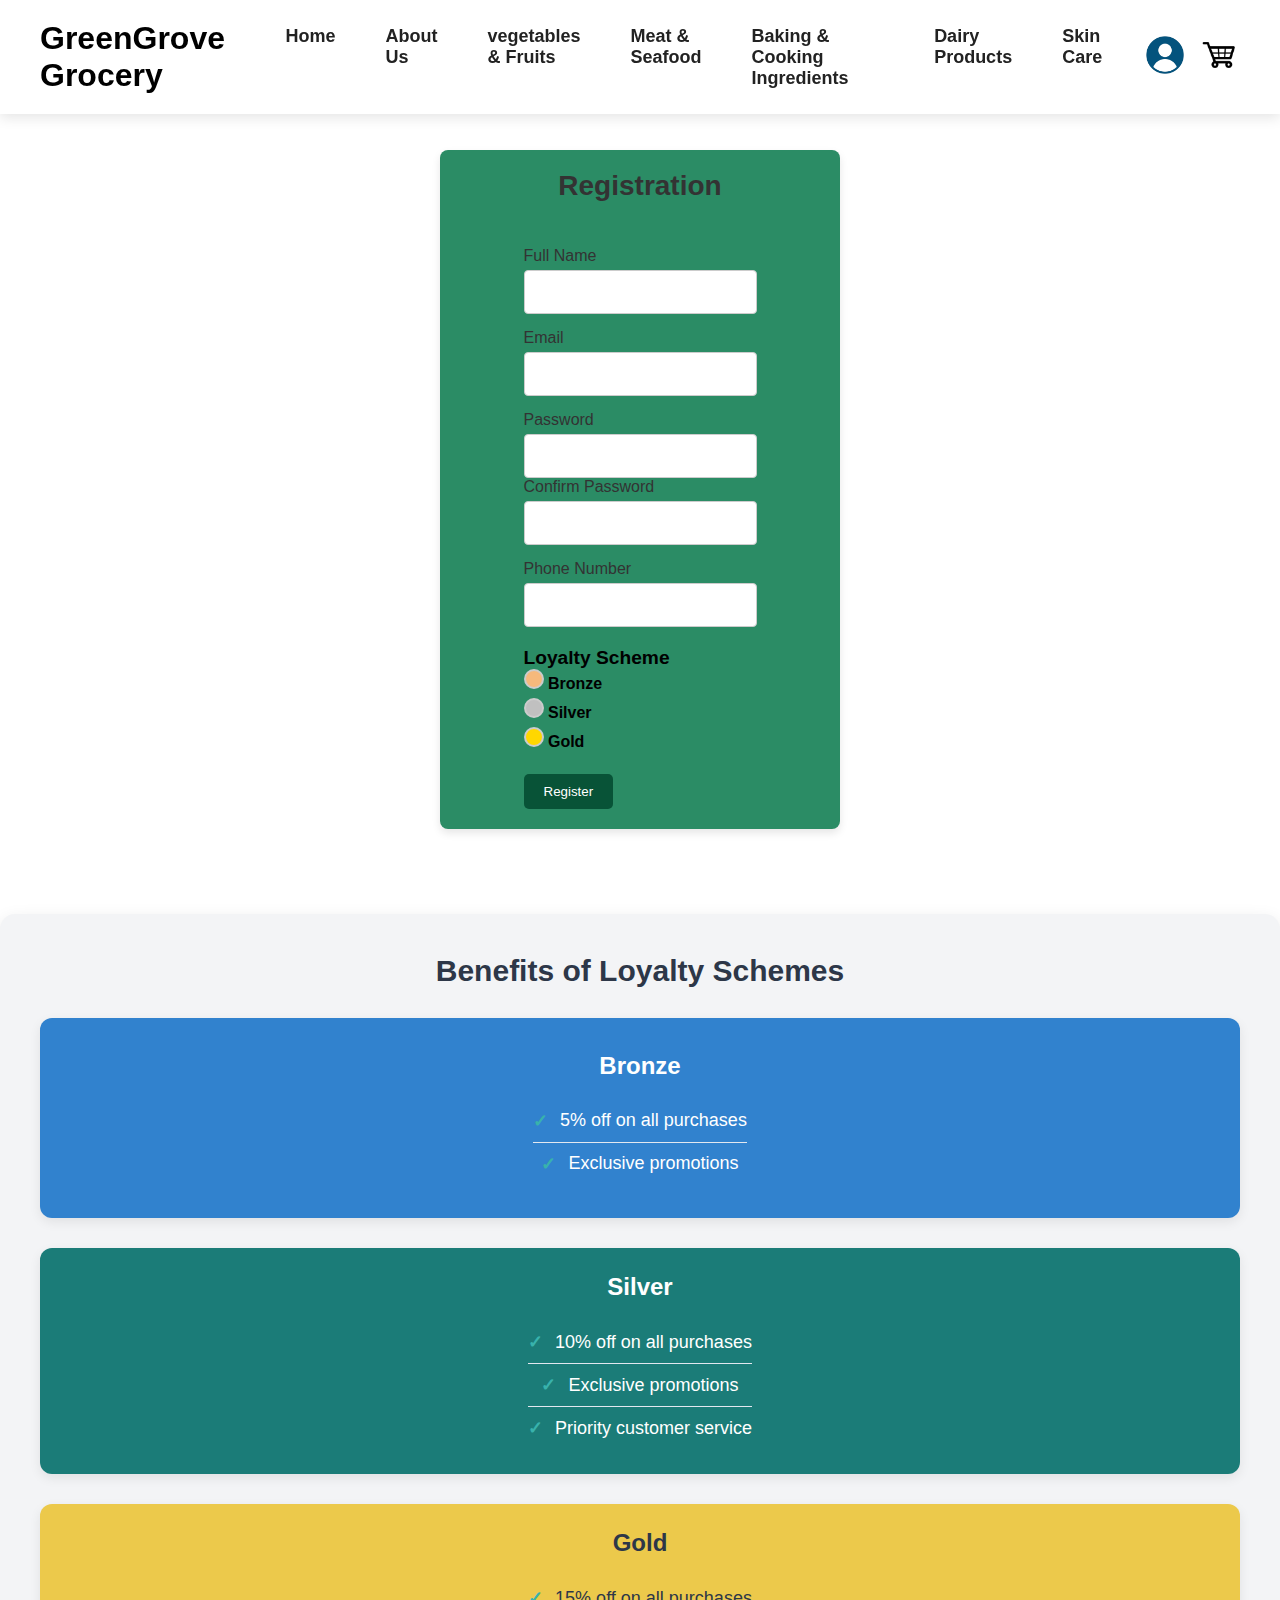
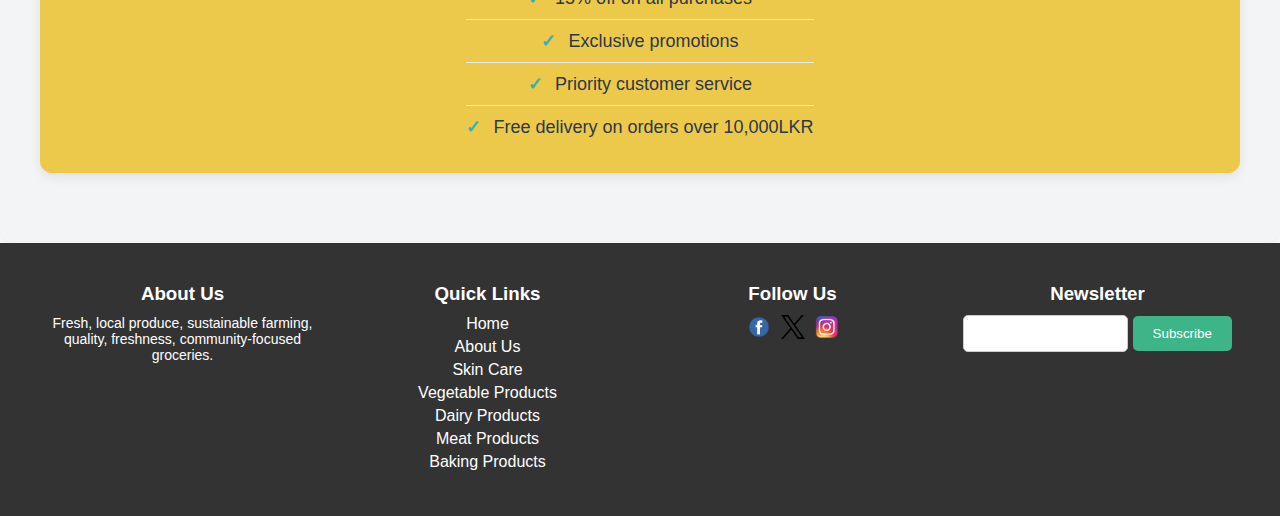
<file: register.html>
<!DOCTYPE html>
<html lang="en">

<!-- Head Section -->
<head>
    <meta charset="UTF-8">
    <meta name="viewport" content="width=device-width, initial-scale=1.0">
    <title>Register</title>
    <link rel="stylesheet" href="homepage.css">
</head>

<body>
    
<!-- Navigation Section -->
<nav id="Home">
    <div class="logo">
        <h1 class="h1_1">GreenGrove<span class="span_1"> Grocery</span></h1>
    </div>
    <ul>
        <li><a href="index.html">Home</a></li>
        <li><a href="about.html">About Us</a></li>
        <li class="dropdown">
            <a href="veg.html" class="dropbtn">vegetables & Fruits</a>
            <div class="dropdown-content">
                <a href="veg.html">Vegetables</a>
                <a href="fruits.html">Fruits</a>

            </div>
        </li>
        <li class="dropdown">
            <a href="meat.html" class="dropbtn">Meat & Seafood</a>
            <div class="dropdown-content">
                <a href="meat.html">Meat Products</a>
                <a href="seafood.html">Seafood Products</a>
            </div>
        </li>
        
        <li><a href="baking.html">Baking & Cooking Ingredients</a></li>
        <li><a href="dairy.html">Dairy Products</a></li>
        <li><a href="skincare.html">Skin Care</a></li>
    </ul>
    <div class="icon">
        <a href="login.html"><img src="user.png" alt="User Icon"></a>
        <a href="check.html"><img src="cart.png" alt="Cart Icon"></a>
    </div>
</nav>

<!-- Registration Section -->

<!-- Login Container -->
<div class='container'>
    <div class='content'>
        <div class='title'>Registration</div>
        <form action="index.html" method="post">
            <div class="input-fields">
                <div class="input-box">
                    <label for="username">Full Name</label>
                    <input type='text' id='username' name='username' placeholder='Enter your username' required>
                </div>
                <div class="input-box">
                    <label for="email">Email</label>
                    <input type='text' id='email' name='email' placeholder='Enter your email address' required>
                </div>
                <div class="input-box">
                    <label for="password">Password</label>
                    <input type='password' id='password' name='password' placeholder='Enter your password' required>
                    <div class="input-box">
                        <label for="confirm-password">Confirm Password</label>
                        <input type='password' id='confirm-password' name='confirm-password' placeholder='Confirm your password' required>
                    </div>
                    <div class="input-box">
                        <label for="phone-number">Phone Number</label>
                        <input type='tel' id='phone-number' name='phone-number' placeholder='Enter your phone number' required>
                    </div>
                </div></div>
                    <div class="loyalty">
                        <span class="loyalty-title">Loyalty Scheme</span>
                        <div class="category">
                            <label for="dot-1">
                                <input type="radio" name="loyalty" id="dot-1">
                                <span class="dot one"></span>
                                <span class="loyalty-level">Bronze</span>
                            </label>
                            <label for="dot-2">
                                <input type="radio" name="loyalty" id="dot-2">
                                <span class="dot two"></span>
                                <span class="loyalty-level">Silver</span>
                            </label>
                            <label for="dot-3">
                                <input type="radio" name="loyalty" id="dot-3">
                                <span class="dot three"></span>
                                <span class="loyalty-level">Gold</span>
                            </label>
                        </div><br>
                        <button type="submit" class="login-button">Register</button>
                    </div>
    
                </form>
            </div>
           
       
    </div>


<!-- Loyalty Scheme Benefits Section -->
<div class="benefits-container">
  <h2><b><center>Benefits of Loyalty Schemes</center></b></h2>
  <div class="benefits">
      <h3><b><center>Bronze</center></b></h3>
      <ul>
          <li>5% off on all purchases</li>
          <li>Exclusive promotions</li>
      </ul>
  </div>
  <div class="benefits">
      <h3><b><center>Silver</center></b></h3>
      <ul>
          <li>10% off on all purchases</li>
          <li>Exclusive promotions</li>
          <li>Priority customer service</li>
      </ul>
  </div>
  <div class="benefits">
      <h3><b><center>Gold</center></b></h3>
      <ul>
          <li>15% off on all purchases</li>
          <li>Exclusive promotions</li>
          <li>Priority customer service</li>
          <li>Free delivery on orders over 10,000LKR</li>
      </ul>
  </div>
</div>


    <!-- Footer Section -->
    <footer id="footer1">
        <div class="footer-section">
            <h3>About Us</h3>
            <p>Fresh, local produce, sustainable farming, quality, freshness, community-focused groceries.</p>
        </div>
        <div class="footer-section">
            <h3>Quick Links</h3>
            <ul>
                <li><a href="index.html">Home</a></li>
                <li><a href="about.html">About Us</a></li>
                <li><a href="skincare.html">Skin Care</a></li>
                <li><a href="veg.html">Vegetable Products</a></li>
                <li><a href="dairy.html">Dairy Products</a></li>
                <li><a href="meat.html">Meat Products</a></li>
                <li><a href="baking.html">Baking Products</a></li>
            </ul>
        </div>
        <div class="footer-section">
            <h3>Follow Us</h3>
            <div class="social-icons">
                <a href="https://www.facebook.com/share/EBPTqc3CjgzNYZVe/?mibextid=LQQJ4d"><img src="facebook.png" alt="Facebook"></a>
                    <a href="https://x.com/GroceryDive/status/1782840731415019677"><img src="twitter.png" alt="Twitter"></a>
                    <a href="https://www.instagram.com/greengrooveshop?igsh=YWNyMHV1NTNoNTMw"><img src="insta.png" alt="Instagram"></a>
            </div>
        </div>
        <div class="footer-section">
            <h3>Newsletter</h3>
            <form action="#">
                <input type="email" name="email" placeholder="Your email address" required>
                <button type="submit">Subscribe</button>
            </form>
        </div>
    </footer>
</body>
</html>
</file>
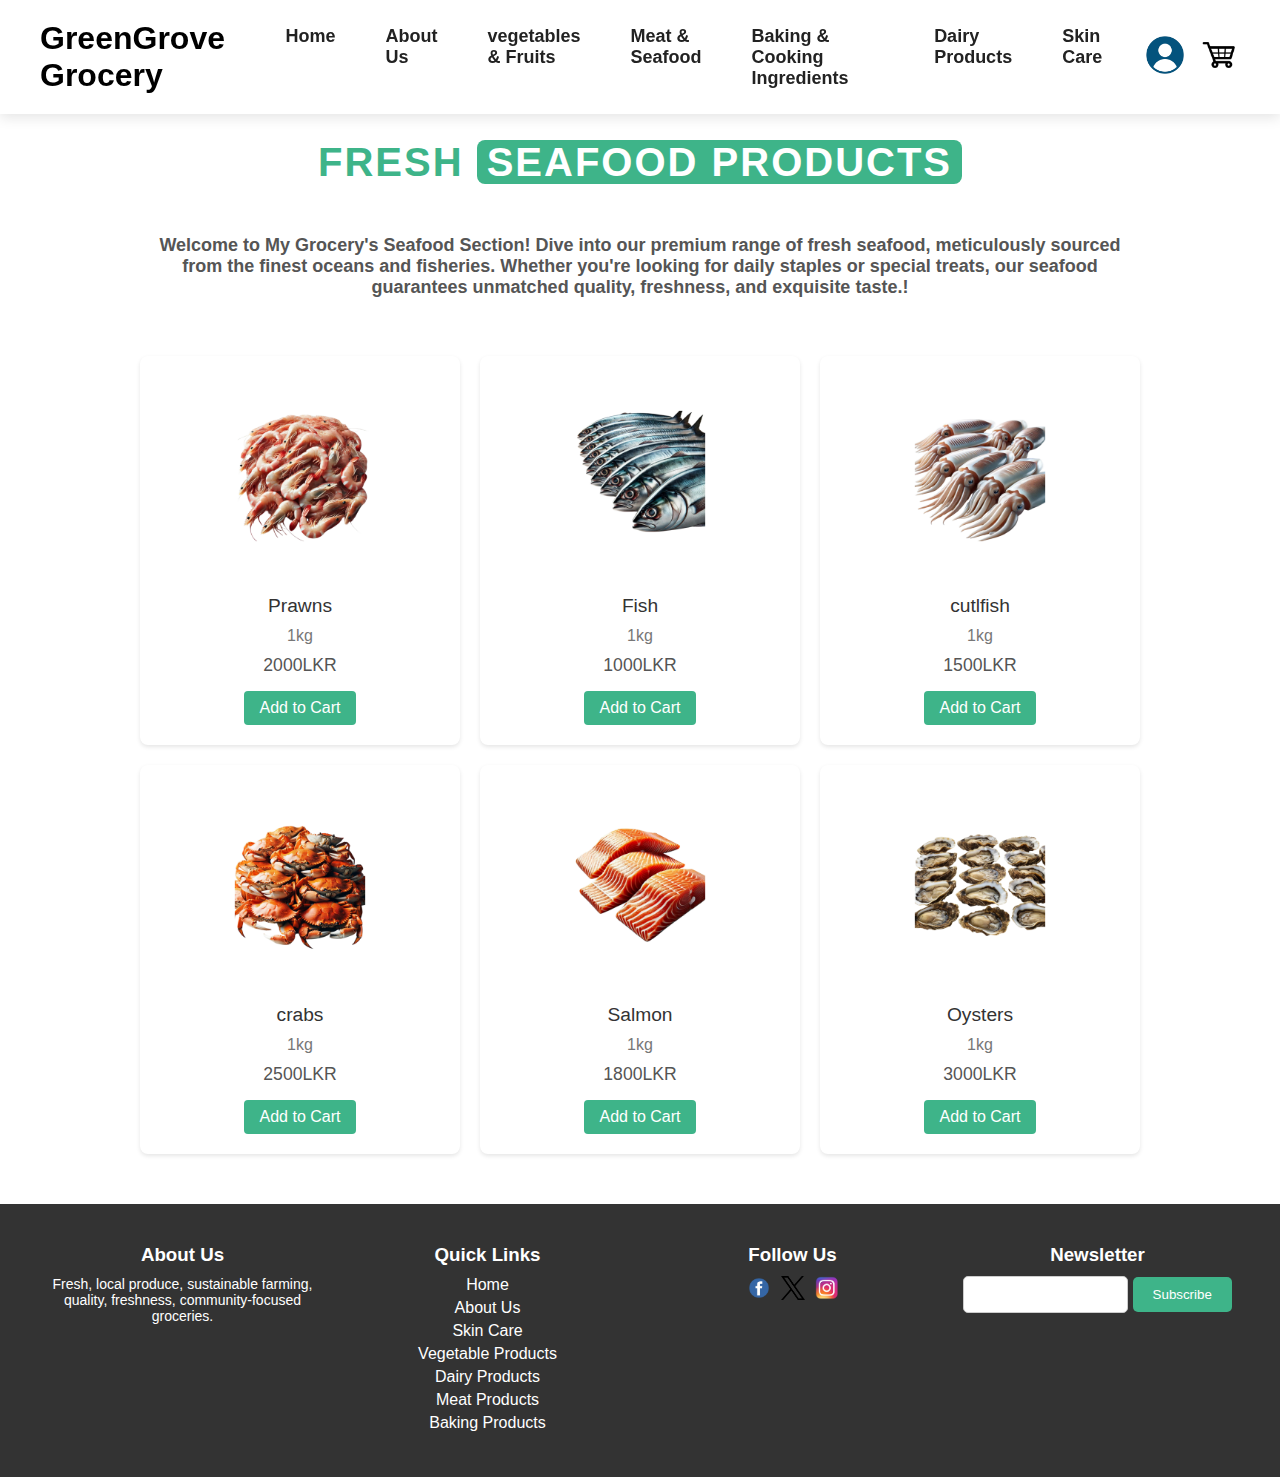
<file: seafood.html>
<!DOCTYPE html>
<html lang="en">

<!-- Head Section -->
<head>
    <meta charset="UTF-8">
    <meta name="viewport" content="width=device-width, initial-scale=1.0">
    <title>GreenGrove Grocery - Seafood</title>
    <link rel="stylesheet" href="homepage.css">
</head>

<body>
    
<!-- Navigation Section -->
<nav id="Home">
    <div class="logo">
        <h1 class="h1_1">GreenGrove<span class="span_1"> Grocery</span></h1>
    </div>
    <ul>
        <li><a href="index.html">Home</a></li>
        <li><a href="about.html">About Us</a></li>
        <li class="dropdown">
            <a href="veg.html" class="dropbtn">vegetables & Fruits</a>
            <div class="dropdown-content">
                <a href="veg.html">Vegetables</a>
                <a href="fruits.html">Fruits</a>

            </div>
        </li>
        <li class="dropdown">
            <a href="meat.html" class="dropbtn">Meat & Seafood</a>
            <div class="dropdown-content">
                <a href="meat.html">Meat Products</a>
                <a href="seafood.html">Seafood Products</a>
            </div>
        </li>
        
        <li><a href="baking.html">Baking & Cooking Ingredients</a></li>
        <li><a href="dairy.html">Dairy Products</a></li>
        <li><a href="skincare.html">Skin Care</a></li>
    </ul>
    <div class="icon">
        <a href="login.html"><img src="user.png" alt="User Icon"></a>
        <a href="check.html"><img src="cart.png" alt="Cart Icon"></a>
    </div>
</nav>

<!-- Products Section -->
<section class="grid-products-section">
    <h2>Fresh <span>SeaFood Products</span> </h2>
    <p class="grid-products-intro">
       <b> Welcome to My Grocery's Seafood Section! Dive into our premium range of fresh seafood, 
        meticulously sourced from the finest oceans and fisheries. 
        Whether you're looking for daily staples or special treats, our seafood guarantees unmatched quality, 
        freshness, and exquisite taste.!</b>
    </p><br>
    <div class="grid-product-grid">
      
        <div class="grid-product-card">
            <img src="prawns.png" alt="Prawns">
            <p class="grid-product-name">Prawns</p>
            <p class="grid-product-quantity">1kg</p>
            <p class="grid-product-price">2000LKR</p>
            <a href="check.html" class="order-button">Add to Cart</a>
        </div>
        
        <div class="grid-product-card">
            <img src="Fish.png" alt="Fish">
            <p class="grid-product-name">Fish</p>
            <p class="grid-product-quantity">1kg</p>
            <p class="grid-product-price">1000LKR</p>
            <a href="check.html " class="order-button">Add to Cart</a>
        </div>
       
        <div class="grid-product-card">
            <img src="cutlfish.png" alt="cutlfish">
            <p class="grid-product-name">cutlfish</p>
            <p class="grid-product-quantity">1kg</p>
            <p class="grid-product-price">1500LKR</p>
            <a href="check.html" class="order-button">Add to Cart</a>
        </div>
    
        <div class="grid-product-card">
            <img src="Crabs.png" alt="crabs">
            <p class="grid-product-name">crabs</p>
            <p class="grid-product-quantity">1kg</p>
            <p class="grid-product-price">2500LKR</p>
            <a href="check.html" class="order-button">Add to Cart</a>
        </div>
        
        <div class="grid-product-card">
            <img src="Salmon.png" alt="salmon">
            <p class="grid-product-name">Salmon</p>
            <p class="grid-product-quantity">1kg</p>
            <p class="grid-product-price">1800LKR</p>
            <a href="check.html" class="order-button">Add to Cart</a>
        </div>
       
        <div class="grid-product-card">
            <img src="Oyster.png" alt="Oysters">
            <p class="grid-product-name"> Oysters</p>
            <p class="grid-product-quantity">1kg</p>
            <p class="grid-product-price">3000LKR</p>
            <a href="check.html" class="order-button">Add to Cart</a>
        </div>
    </div>
</section>

</main>


<!-- Footer Section -->
<footer id="footer1">
    <div class="footer-section">
        <h3>About Us</h3>
        <p>Fresh, local produce, sustainable farming, quality, freshness, community-focused groceries.</p>
    </div>
    <div class="footer-section">
        <h3>Quick Links</h3>
        <ul>
            <li><a href="index.html">Home</a></li>
            <li><a href="about.html">About Us</a></li>
            <li><a href="skincare.html">Skin Care</a></li>
            <li><a href="veg.html">Vegetable Products</a></li>
            <li><a href="dairy.html">Dairy Products</a></li>
            <li><a href="meat.html">Meat Products</a></li>
            <li><a href="baking.html">Baking Products</a></li>
        </ul>
    </div>
    <div class="footer-section">
        <h3>Follow Us</h3>
        <div class="social-icons">
            <a href="https://www.facebook.com/share/EBPTqc3CjgzNYZVe/?mibextid=LQQJ4d"><img src="facebook.png" alt="Facebook"></a>
                <a href="https://x.com/GroceryDive/status/1782840731415019677"><img src="twitter.png" alt="Twitter"></a>
                <a href="https://www.instagram.com/greengrooveshop?igsh=YWNyMHV1NTNoNTMw"><img src="insta.png" alt="Instagram"></a>
        </div>
    </div>
    <div class="footer-section">
        <h3>Newsletter</h3>
        <form action="#">
            <input type="email" name="email" placeholder="Your email address" required>
            <button type="submit">Subscribe</button>
        </form>
    </div>
</footer>
</body>
</html>
</file>
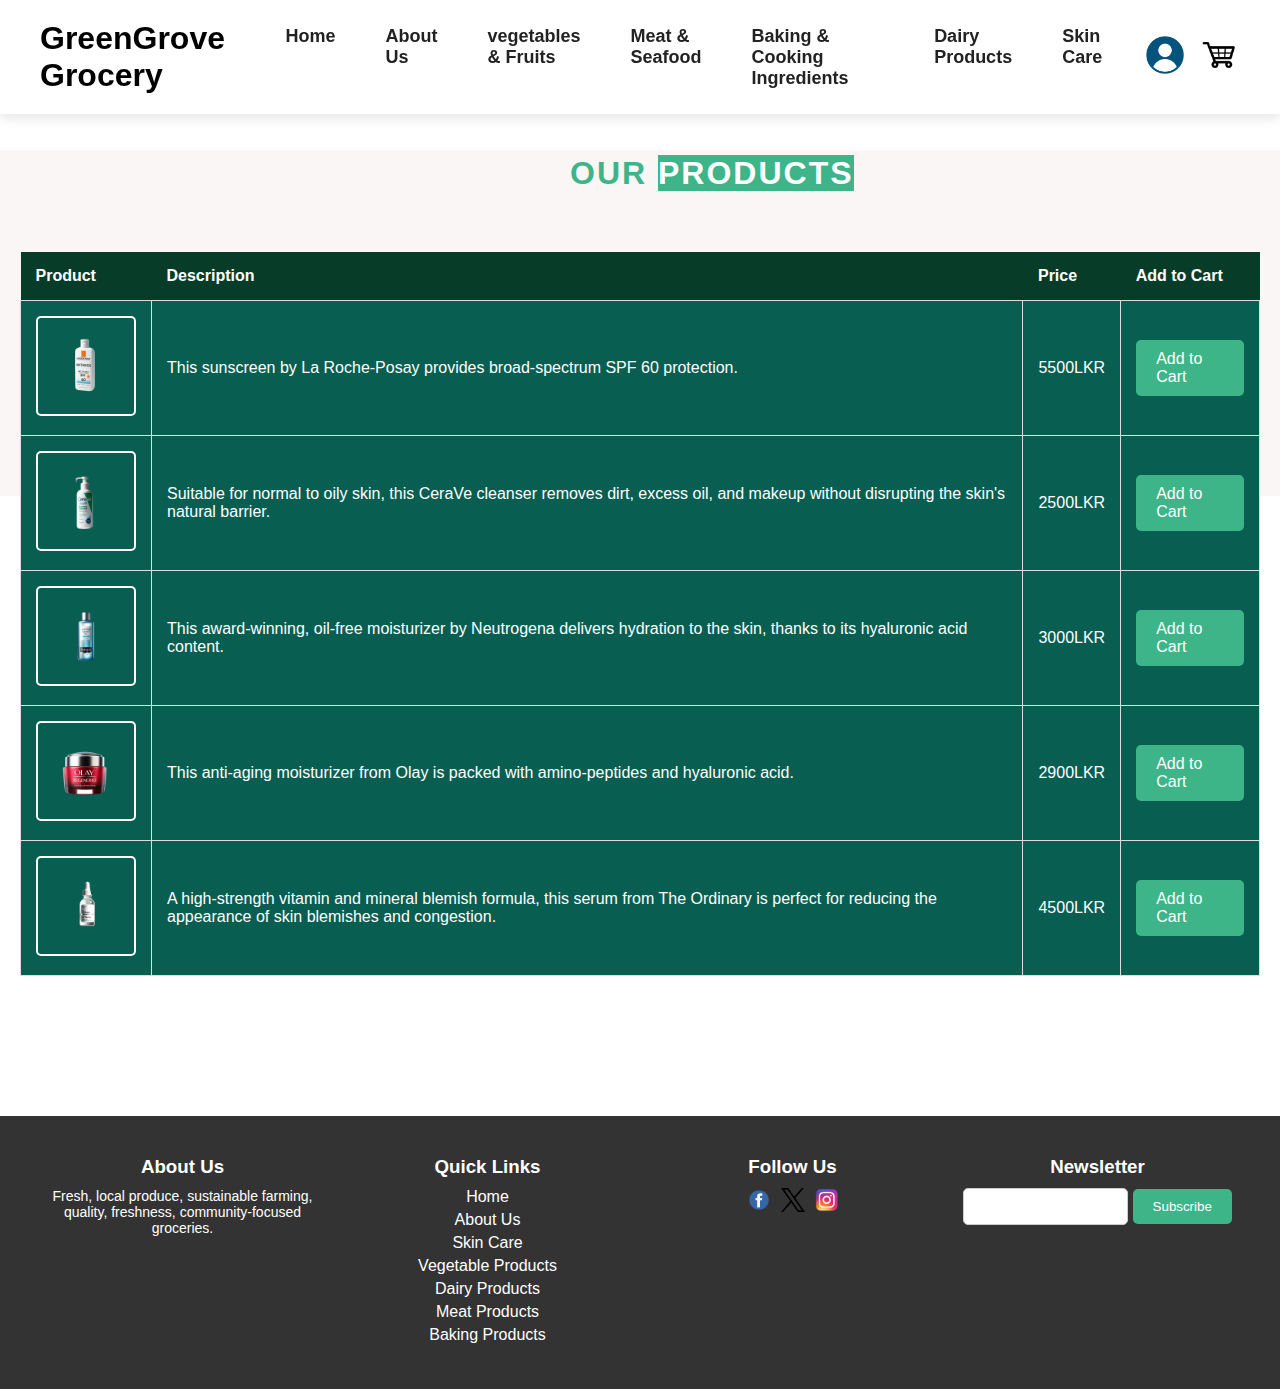
<file: skincare.html>
<!DOCTYPE html>
<html lang="en">

<!-- Head Section -->
<head>
    <meta charset="UTF-8">
    <meta name="viewport" content="width=device-width, initial-scale=1.0">
    <title>GreenGrove Grocery</title>
    <link rel="stylesheet" href="homepage.css">
</head>

<body>
    
<!-- Navigation Section -->
<nav id="Home">
    <div class="logo">
        <h1 class="h1_1">GreenGrove<span class="span_1"> Grocery</span></h1>
    </div>
    <ul>
        <li><a href="index.html">Home</a></li>
        <li><a href="about.html">About Us</a></li>
        <li class="dropdown">
            <a href="veg.html" class="dropbtn">vegetables & Fruits</a>
            <div class="dropdown-content">
                <a href="veg.html">Vegetables</a>
                <a href="fruits.html">Fruits</a>

            </div>
        </li>
        <li class="dropdown">
            <a href="meat.html" class="dropbtn">Meat & Seafood</a>
            <div class="dropdown-content">
                <a href="meat.html">Meat Products</a>
                <a href="seafood.html">Seafood Products</a>
            </div>
        </li>
        
        <li><a href="baking.html">Baking & Cooking Ingredients</a></li>
        <li><a href="dairy.html">Dairy Products</a></li>
        <li><a href="skincare.html">Skin Care</a></li>
    </ul>
    <div class="icon">
        <a href="login.html"><img src="user.png" alt="User Icon"></a>
        <a href="check.html"><img src="cart.png" alt="Cart Icon"></a>
    </div>
</nav>

<!-- Skin Care Section -->
<section class="skin-care-section">
    <h2><b>Our <span>Products</span></b></h2>
   
    <table>
        <thead>
            <tr>
                <th>Product</th>
                <th>Description</th>
                <th>Price</th>
                <th>Add to Cart</th>
            </tr>
        </thead>
        <tbody>
            <tr>
                <td><img src="Anthelios Melt-in Milk Sunscreen.png" alt="Sunscreen"></td>
                <td>This sunscreen by La Roche-Posay provides broad-spectrum SPF 60 protection.</td>
                <td>5500LKR</td>
                <td><a href="check.html" class="cart-button">Add to Cart</a></td>
            </tr>
            <tr>
                <td><img src="CeraVe Foaming Facial Cleanser.png" alt="Facial Cleanser"></td>
                <td>Suitable for normal to oily skin, this CeraVe cleanser removes dirt, excess oil, and makeup without disrupting the skin's natural barrier.</td>
                <td>2500LKR</td>
                <td><a href="check.html" class="cart-button">Add to Cart</a></td>
            </tr>
            <tr>
                <td><img src="Neutrogena Hydro Boost Water Gel.png" alt="Moisturizer"></td>
                <td>This award-winning, oil-free moisturizer by Neutrogena delivers hydration to the skin, thanks to its hyaluronic acid content.</td>
                <td>3000LKR</td>
                <td><a href="check.html" class="cart-button">Add to Cart</a></td>
            </tr>
            <tr>
                <td><img src="Olay Regenerist Micro-Sculpting Cream.png" alt="Anti-aging Cream"></td>
                <td>This anti-aging moisturizer from Olay is packed with amino-peptides and hyaluronic acid.</td>
                <td>2900LKR</td>
                <td><a href="check.html" class="cart-button">Add to Cart</a></td>
            </tr>
            <tr>
                <td><img src="The Ordinary Niacinamide.png" alt="Niacinamide Serum"></td>
                <td>A high-strength vitamin and mineral blemish formula, this serum from The Ordinary is perfect for reducing the appearance of skin blemishes and congestion.</td>
                <td>4500LKR</td>
                <td><a href="check.html" class="cart-button">Add to Cart</a></td>
            </tr>
        </tbody>
    </table>
</section>

<!-- Footer Section -->
<footer id="footer1">
    <div class="footer-section">
        <h3>About Us</h3>
        <p>Fresh, local produce, sustainable farming, quality, freshness, community-focused groceries.</p>
    </div>
    <div class="footer-section">
        <h3>Quick Links</h3>
        <ul>
            <li><a href="index.html">Home</a></li>
            <li><a href="about.html">About Us</a></li>
            <li><a href="skincare.html">Skin Care</a></li>
            <li><a href="veg.html">Vegetable Products</a></li>
            <li><a href="dairy.html">Dairy Products</a></li>
            <li><a href="meat.html">Meat Products</a></li>
            <li><a href="baking.html">Baking Products</a></li>
        </ul>
    </div>
    <div class="footer-section">
        <h3>Follow Us</h3>
        <div class="social-icons">
            <a href="https://www.facebook.com/share/EBPTqc3CjgzNYZVe/?mibextid=LQQJ4d"><img src="facebook.png" alt="Facebook"></a>
                <a href="https://x.com/GroceryDive/status/1782840731415019677"><img src="twitter.png" alt="Twitter"></a>
                <a href="https://www.instagram.com/greengrooveshop?igsh=YWNyMHV1NTNoNTMw"><img src="insta.png" alt="Instagram"></a>
        </div>
    </div>
    <div class="footer-section">
        <h3>Newsletter</h3>
        <form action="#">
            <input type="email" name="email" placeholder="Your email address" required>
            <button type="submit">Subscribe</button>
        </form>
    </div>
</footer>
</body>
</html>
</file>
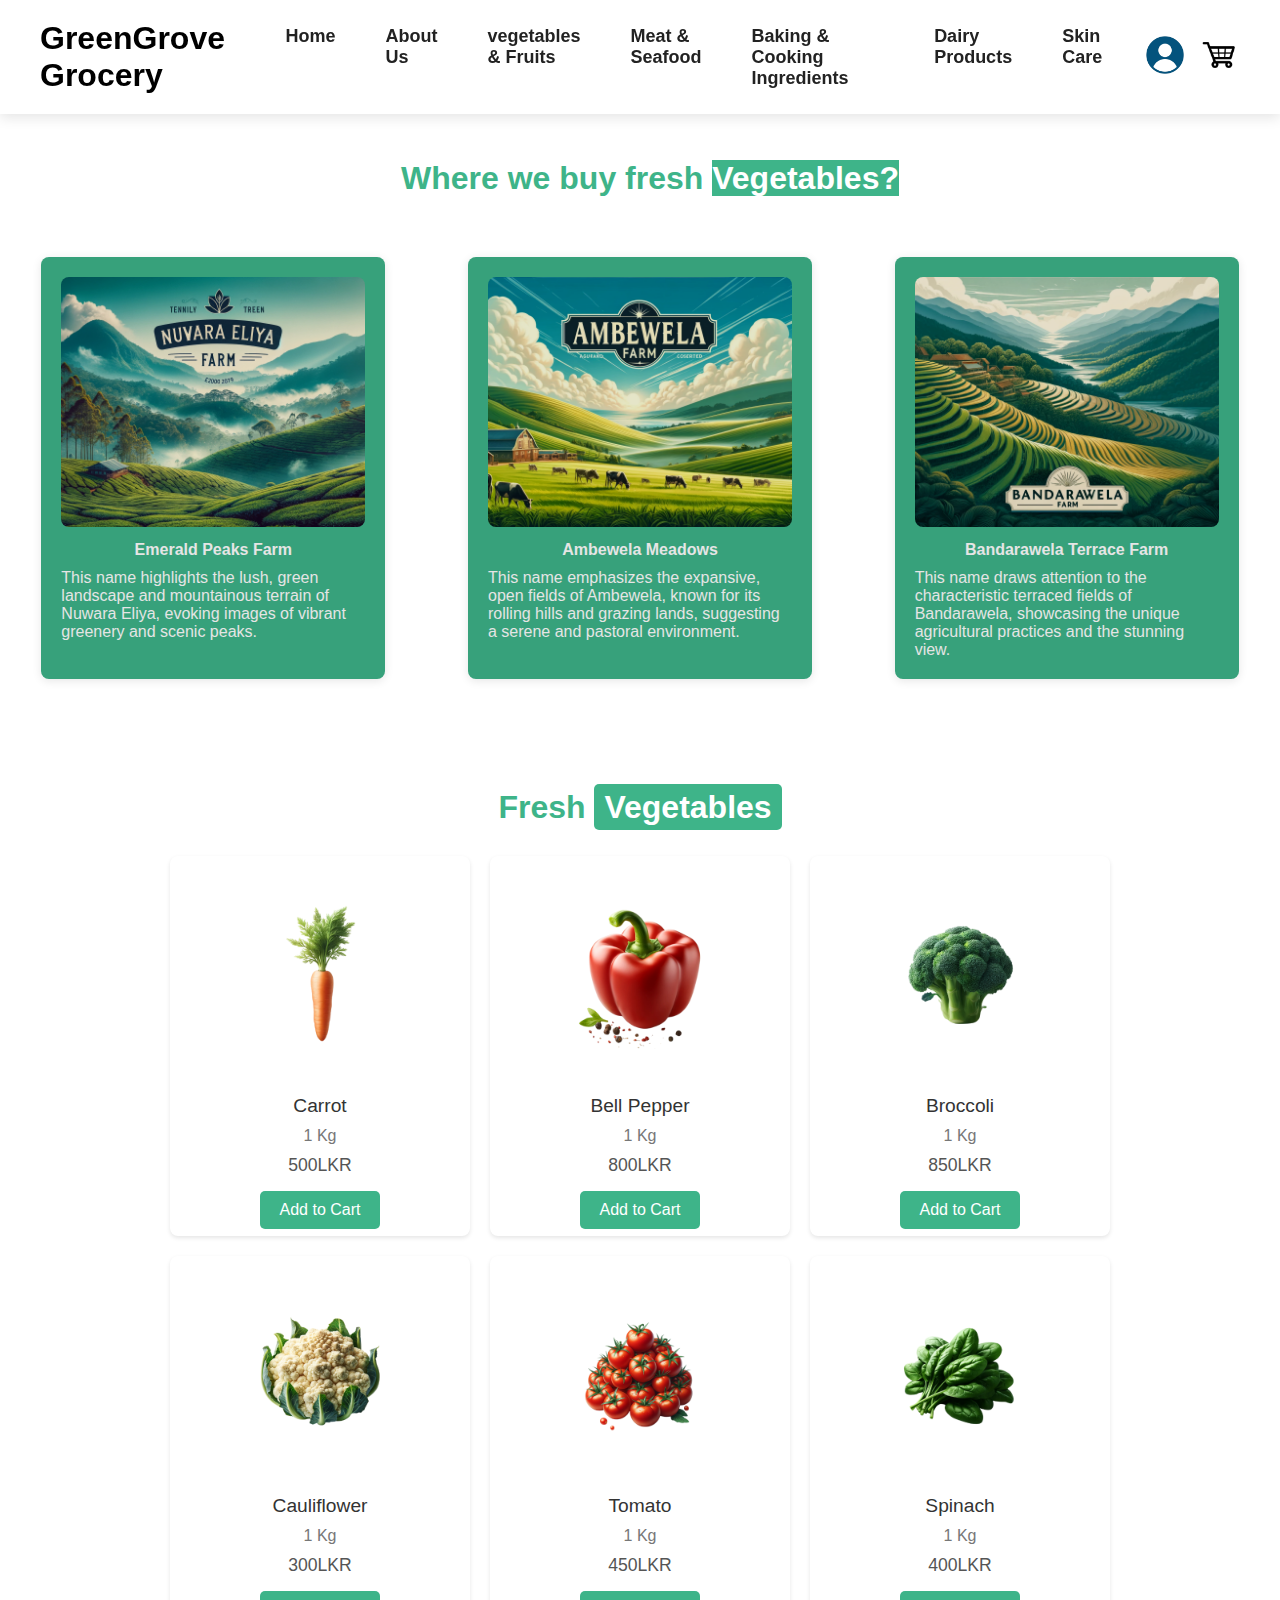
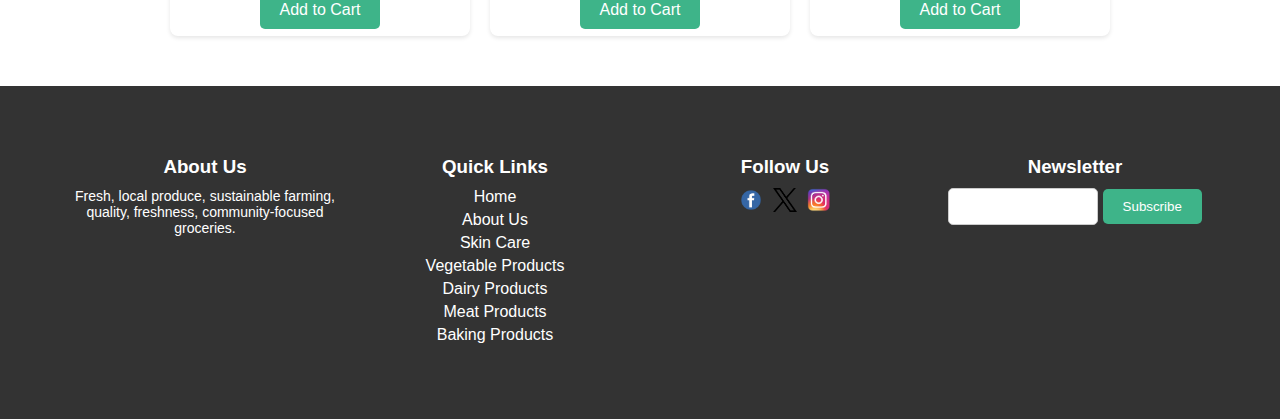
<file: veg.html>
<!DOCTYPE html>
<html lang="en">
<head>
    <meta charset="UTF-8">
    <meta name="viewport" content="width=device-width, initial-scale=1.0">
    <title>GreenGrove Grocery</title>
    <link rel="stylesheet" href="homepage.css">
    <script src="main.js" defer></script>
</head>
<body>

    <!-- Navigation Section -->
    <nav id="Home">
        <div class="logo">
            <h1 class="h1_1">GreenGrove<span class="span_1"> Grocery</span></h1>
        </div>
        <ul>
            <li><a href="index.html">Home</a></li>
            <li><a href="about.html">About Us</a></li>
            <li class="dropdown">
                <a href="veg.html" class="dropbtn">vegetables & Fruits</a>
                <div class="dropdown-content">
                    <a href="veg.html">Vegetables</a>
                    <a href="fruits.html">Fruits</a>
    
                </div>
            </li>
            <li class="dropdown">
                <a href="meat.html" class="dropbtn">Meat & Seafood</a>
                <div class="dropdown-content">
                    <a href="meat.html">Meat Products</a>
                    <a href="seafood.html">Seafood Products</a>
                </div>
            </li>
            
            <li><a href="baking.html">Baking & Cooking Ingredients</a></li>
            <li><a href="dairy.html">Dairy Products</a></li>
            <li><a href="skincare.html">Skin Care</a></li>
        </ul>
        <div class="icon">
            <a href="login.html"><img src="user.png" alt="User Icon"></a>
            <a href="check.html"><img src="cart.png" alt="Cart Icon"></a>
        </div>
    </nav>

    <!-- Venues Section -->
    <section class="venues">
        <h2><b><center>Where we buy fresh <span>Vegetables?</span></center></b></h2>
        <div class="venue-container">
            <div class="venue">
                <img src="nuwaraeliya.png" alt="Emerald Peaks Farm">
                <p><strong><center>Emerald Peaks Farm</center></strong></p>
                <p>This name highlights the lush, green landscape and mountainous terrain of Nuwara Eliya, evoking images of vibrant greenery and scenic peaks.</p>
            </div>
            <div class="venue">
                <img src="ambewela.png" alt="Ambewela Meadows">
                <p><strong><center>Ambewela Meadows</center></strong></p>
                <p>This name emphasizes the expansive, open fields of Ambewela, known for its rolling hills and grazing lands, suggesting a serene and pastoral environment.</p>
            </div>
            <div class="venue">
                <img src="bandarawela.png" alt="Bandarawela Terrace Farm">
                <p><strong><center>Bandarawela Terrace Farm</center></strong></p>
                <p>This name draws attention to the characteristic terraced fields of Bandarawela, showcasing the unique agricultural practices and the stunning view.</p>
            </div>
        </div>
    </section>

    <!-- Products Section -->
    <section class="products">
        <h2><b><center>Fresh <span>Vegetables</span></center></b></h2>
        <div class="product-grid">
            <div class="product">
                <img src="carrot.png" alt="Carrot">
                <p class="product-name">Carrot</p>
                <p class="new-product-quantity">1 Kg</p>
                <p class="product-price">500LKR</p>
                <a href="check.html" class="cart-button" id="carrot-button">Add to Cart</a>
            </div>
            <div class="product">
                <img src="bellpepper.png" alt="Bell Pepper">
                <p class="product-name">Bell Pepper</p>
                <p class="new-product-quantity">1 Kg</p>
                <p class="product-price">800LKR</p>
                <a href="check.html" class="cart-button" id="bellpepper-button">Add to Cart</a>
            </div>
            <div class="product">
                <img src="brocoli.png" alt="Broccoli">
                <p class="product-name">Broccoli</p>
                <p class="new-product-quantity">1 Kg</p>
                <p class="product-price">850LKR</p>
                <a href="check.html" class="cart-button" id="broccoli-button">Add to Cart</a>
            </div>
            <div class="product">
                <img src="cauli.png" alt="Cauliflower">
                <p class="product-name">Cauliflower</p>
                <p class="new-product-quantity">1 Kg</p>
                <p class="product-price">300LKR</p>
                <a href="/check.html" class="cart-button" id="cauliflower-button">Add to Cart</a>
            </div>
            <div class="product">
                <img src="tomatoe.png" alt="Tomato">
                <p class="product-name">Tomato</p>
                <p class="new-product-quantity">1 Kg</p>
                <p class="product-price">450LKR</p>
                <a href="check.html" class="cart-button" id="tomato-button">Add to Cart</a>
            </div>
            <div class="product">
                <img src="spinach.png" alt="Spinach">
                <p class="product-name">Spinach</p>
                <p class="new-product-quantity">1 Kg</p>
                <p class="product-price">400LKR</p>
                <a href="check.html" class="cart-button" id="spinach-button">Add to Cart</a>
            </div>
        </div>
    </section>

  <!-- Footer Section -->
<footer id="footer1">
    <footer id="footer1">
        <div class="footer-section">
            <h3>About Us</h3>
            <p>Fresh, local produce, sustainable farming, quality, freshness, community-focused groceries.</p>
        </div>
        <div class="footer-section">
            <h3>Quick Links</h3>
            <ul>
                <li><a href="index.html">Home</a></li>
                <li><a href="about.html">About Us</a></li>
                <li><a href="skincare.html">Skin Care</a></li>
                <li><a href="veg.html">Vegetable Products</a></li>
                <li><a href="dairy.html">Dairy Products</a></li>
                <li><a href="meat.html">Meat Products</a></li>
                <li><a href="baking.html">Baking Products</a></li>
            </ul>
        </div>
        <div class="footer-section">
            <h3>Follow Us</h3>
            <div class="social-icons">
                <a href="https://www.facebook.com/share/EBPTqc3CjgzNYZVe/?mibextid=LQQJ4d"><img src="facebook.png" alt="Facebook"></a>
                    <a href="https://x.com/GroceryDive/status/1782840731415019677"><img src="twitter.png" alt="Twitter"></a>
                    <a href="https://www.instagram.com/greengrooveshop?igsh=YWNyMHV1NTNoNTMw"><img src="insta.png" alt="Instagram"></a>
            </div>
        </div>
        <div class="footer-section">
            <h3>Newsletter</h3>
            <form action="#">
                <input type="email" name="email" placeholder="Your email address" required>
                <button type="submit">Subscribe</button>
            </form>
        </div>
    </footer>
</body>
</html>
</file>
<file: homepage.css>
/* general_body_styling.css */

* {
    margin: 0;
    padding: 0;
    box-sizing: border-box;
    font-family: 'Roboto', 'Helvetica Neue', Arial, sans-serif; /* Universal font family */

}

html {
    scroll-behavior: smooth;
}
html, body {
    height: 100%;
    display: flex;
    flex-direction: column;
 
}

a {
    color: inherit; 
    text-decoration: none; 
    transition: color 0.3s ease; 
}


a:hover {
    color: #3EB489; 
}

/* Styling for all buttons */
button {
    font-family: 'Roboto', 'Helvetica Neue', Arial, sans-serif; 
    background-color: #3EB489; 
    color: white; 
    border: none; 
    padding: 10px 20px; 
    cursor: pointer; 
    transition: background-color 0.3s ease; 
}

/* Hover effect for buttons */
button:hover {
    background-color: #2a8968; 
}




/* Styling for input and textarea elements */
input, textarea {
    font-family: 'Roboto', 'Helvetica Neue', Arial, sans-serif; 
    border: 1px solid #ddd; 
    padding: 10px; 
    transition: border-color 0.3s ease; 
}


input:focus, textarea:focus {
    border-color: #3EB489; 
    outline: none; 
}

body {
    font-family: Arial, sans-serif;
    margin: 0;
    padding: 0;
}

/* Navigation bar styling */
nav {
    display: flex;
    justify-content: space-between; 
    align-items: center; 
    position: fixed; 
    top: 0; 
    right: 0; 
    left: 0; 
    background: white; 
    box-shadow: 0 4px 12px rgba(0, 0, 0, 0.1); 
    z-index: 1000; 
    padding: 20px 40px; 
    transition: background 0.3s ease-in-out; 
}

/* Styling for the logo inside the navigation bar */
nav .logo img {
    width: 70px; 
    cursor: pointer; 
    padding: 5px; 
    transition: transform 0.3s ease; 
}

/* Hover effect for the logo */
nav .logo img:hover {
    transform: scale(1.1); 
}

/* Styling for the navigation list */
nav ul {
    list-style: none; 
    display: flex; 
    margin: 0; 
    padding: 0; 
}

/* Styling for individual navigation list items */
nav ul li {
    margin: 0 25px; 
}

/* Styling for links inside navigation list items */
nav ul li a {
    text-decoration: none; 
    color: #222; 
    font-weight: 600; 
    font-size: 18px; 
    transition: color 0.3s ease-in-out; 
    position: relative; 
}

/* Styling for the underline effect on hover */
nav ul li a::after {
    content: ''; 
    width: 0; 
    height: 2px; 
    background: #3EB489; 
    display: block; 
    position: absolute; 
    left: 0; 
    bottom: -5px; 
    transition: width 0.3s ease; 
}

/* Hover effect for the underline */
nav ul li a:hover::after {
    width: 100%; 
}

nav ul li a:hover {
    color: #3EB489; 
}

nav .icon {
    display: flex; 
    align-items: center; 
}

nav .icon i {
    font-size: 22px; 
    color: #222; 
    margin-left: 20px; 
    cursor: pointer; 
    transition: color 0.3s ease-in-out; 
}

nav .icon i:hover {
    color: #3EB489; 
}

/* Styling for images inside the icon section */
nav .icon a img {
    width: 40px; 
    margin-left: 15px; 
    transition: transform 0.3s ease; 
}

/* Hover effect for images inside the icon section */
nav .icon a img:hover {
    transform: scale(1.1); 
}

.dropdown {
    display: inline-block;
}

.dropdown-content {
    display: none;
    position: absolute;
    background-color: #f9f9f9;
    min-width: 160px;
    box-shadow: 0px 8px 16px 0px rgba(0,0,0,0.2);
    z-index: 1;
}

.dropdown-content a {
    color: black;
    padding: 12px 16px;
    text-decoration: none;
    display: block;
    text-align: left;
}

.dropdown-content a:hover {
    background-color: #f1f1f1;
}

.dropdown:hover .dropdown-content {
    display: block;
}


/* Responsive design for smaller screens */
@media (max-width: 768px) {
    nav ul {
        flex-direction: column;
        align-items: flex-start;
    }

    nav .icon {
        margin-top: 10px;
    }
}





/*================================================================================================*/
/* Container for the benefits section */
.benefits-container {
    background-color: #f3f4f6;
    padding: 40px;
    border-radius: 15px;
    margin-top: 30px;
    box-shadow: 0 6px 18px rgba(0, 0, 0, 0.1);
    font-family: 'Arial', sans-serif;
}

/* Title for the benefits section */
.benefits-container h2 {
    text-align: center;
    font-size: 30px;
    margin-bottom: 30px;
    color: #2d3748;
    font-weight: 700;
}

/* Individual benefit blocks */
.benefits {
    margin-bottom: 30px;
    padding: 25px;
    border-radius: 12px;
    background-color: #ffffff;
    box-shadow: 0 4px 12px rgba(0, 0, 0, 0.08);
    transition: transform 0.3s ease, box-shadow 0.3s ease;
    display: flex;
    flex-direction: column;
    justify-content: center;
    align-items: center;
    text-align: center;
    min-height: 200px;
}

/* Hover effect for the benefit blocks */
.benefits:hover {
    transform: translateY(-5px);
    box-shadow: 0 8px 24px rgba(0, 0, 0, 0.15);
}

/* Title for each benefit block */
.benefits h3 {
    font-size: 24px;
    color: #1a202c;
    margin-bottom: 20px;
    font-weight: 600;
}

/* List inside the benefit blocks */
.benefits ul {
    list-style-type: none;
    padding: 0;
    margin: 0;
}

/* List items inside the benefit blocks */
.benefits ul li {
    font-size: 18px;
    color: #2d3748;
    padding: 10px 0;
    border-bottom: 1px solid #e2e8f0;
    display: flex;
    justify-content: center;
    align-items: center;
}

/* Remove the border from the last list item */
.benefits ul li:last-child {
    border-bottom: none;
}

/* Icons before each list item */
.benefits ul li::before {
    content: "\2713";
    color: #38b2ac;
    margin-right: 12px;
    font-size: 18px;
    font-weight: bold;
}

/* Different background colors for each benefit block */
.benefits-container .benefits:nth-child(2) {
    background-color: #3182ce;
}

.benefits-container .benefits:nth-child(3) {
    background-color: #1b7c78;
}

.benefits-container .benefits:nth-child(4) {
    background-color: #ecc94b;
}

/* Color adjustments for better readability */
.benefits-container .benefits:nth-child(2) h3,
.benefits-container .benefits:nth-child(2) ul li {
    color: #ffffff;
}

.benefits-container .benefits:nth-child(3) h3,
.benefits-container .benefits:nth-child(3) ul li {
    color: #ffffff;
}

.benefits-container .benefits:nth-child(4) h3,
.benefits-container .benefits:nth-child(4) ul li {
    color: #2d3748;
}


/* Styling for links in the login section */
.login-section a {
    font-size: 15px; 
    color: #4a4949; 
    position: relative;
    top: -2rem; 
    left: 38rem; 
}

/* Styling for labels inside the input group */
.input-group label {
    display: block; 
    margin-bottom: 5px; 
    font-weight: bold; 
}

/* Styling for input and select elements inside the input group */
.input-group input, .input-group select {
    width: 350px; 
    padding: 10px; 
    border: 1px solid #ccc; 
    border-radius: 4px; 
}

/* Styling for buttons */
.btn {
    display: block; 
    width: 300px; 
    padding: 10px; 
    background-color: #3EB489; 
    color: white; 
    border: none; 
    border-radius: 4px; 
    font-size: 16px; 
    cursor: pointer; 
    margin-top: 10px; 
    transition: background-color 0.3s; 
    position: relative;
    left: 40rem; 
    top: 60px; 
}

/* Hover effect for buttons */
.btn:hover {
    background-color: #45a049; 
}


* {
    margin: 0;
    padding: 0;
    box-sizing: border-box;
}

.section1 {
    width: 100%;
}

.section1 .content .image_1 {
    width: 100%; 
}

.m_content {
    position: absolute; 
    top: 250px; 
    left: 50px; 
}

/* Introduction Paragraph */
.p1 {
    max-width: 600px; 
    margin: 40px auto; 
    margin-top: 100px;
    padding: 20px; 
    background-color: #b6ffd9; 
    border-radius: 10px; 
    box-shadow: 0 8px 16px rgba(0, 0, 0, 0.2); 
    font-size: 1.4em; 
    line-height: 1.6; 
    color: #2c3e50; 
    text-align: center; 
    transition: transform 0.3s ease, box-shadow 0.3s ease; 
}



/* Order Button Container */
.main_btn {
    text-align: center; 
    margin: 20px auto; 
}


.main_btn a {
    display: inline-block; 
    background-color: #0d480e; 
    color: #fff; 
    padding: 15px 30px; 
    border-radius: 30px; 
    text-decoration: none; 
    font-size: 1.2em; 
    transition: background-color 0.3s, transform 0.3s; 
}


.main_btn a:hover {
    background-color: #8fd08d; 
    transform: scale(1.05); 
}

.main_btn i {
    margin-left: 10px; 
    font-size: 1.2em; 
    color: #fff; 
}

.main_btn a:hover i {
    color: #fff; 
}


/* feature_latest_news_styling.css */

.feature-section {
    display: flex; 
    flex-wrap: wrap; 
    justify-content: space-around; 
    align-items: flex-start;
    width: 100%; 
    padding: 40px 20px; 
    background-color: #faf6f6; 
    margin-top: -5px; 
}


.feature-box {
    flex: 1 1 calc(33% - 40px); 
    max-width: calc(33% - 40px); 
    height: auto; 
    margin: 20px; 
    padding: 25px; 
    background-color: #3EB489; 
    border: 3px solid #ccc; 
    box-shadow: 0 4px 8px rgba(0, 0, 0, 0.1); 
    border-radius: 10px; 
    text-align: center; 
    transition: transform 0.3s, box-shadow 0.3s; 
}


.feature-box:hover {
    transform: translateY(-10px); 
    box-shadow: 0 6px 12px rgba(0, 0, 0, 0.2); 
}


.feature-box img {
    width: 80%; 
    height: auto; 
    margin-bottom: 15px; 
    border-radius: 8px; 
}


.feature-box h2 {
    color: #ffffff; 
    margin-bottom: 10px; 
    font-size: 1.5em; 
}


.feature-box ul {
    padding: 0; 
    text-align: left; /* Left align text */
}

.feature-box ul li {
    padding: 8px 0;
    color: #252424;
}

.feature-box ul li:last-child {
    border-bottom: none;
}

.latest-news {
    width: 100%;
    background-color: #faf6f6;
    padding: 90px;
    text-align: center;
    position: relative;
    top: 10px;
    margin-bottom: 90px;
    margin-top: -60px;
}

.latest-news h2 {
    font-size: 2.5em;
    margin-bottom: 30px;
    position: relative;
    color: #3EB489;
    text-shadow: 1px 1px 2px rgba(0, 0, 0, 0.1);
}

.latest-news h2 span {
    color: #fff;
    background-color: #3EB489;
    padding: 0 10px;
    border-radius: 5px;
}

.news-items {
    display: flex;
    justify-content: center;
    gap: 20px;
}

.news-item {
    background-color: #3EB489;
    border: 1px solid #ddd;
    border-radius: 10px;
    box-shadow: 0 4px 20px rgba(0, 0, 0, 0.1);
    padding: 25px;
    width: 400px;
    transition: transform 0.3s, box-shadow 0.3s;
    text-align: center;
    position: relative;
}

/* Hover effect for news items */
.news-item:hover {
    transform: scale(1.05); 
    box-shadow: 0 8px 16px rgba(0, 0, 0, 0.2); 
}


.news-item img {
    width: 100%; 
    height: auto; 
    border-radius: 5px; 
}

/* Heading inside news items */
.news-item h3 {
    font-weight: bold; 
    color: #ffffff; 
    margin-top: 10px; 
}


.news-item ol {
    width: 350px; 
    margin-top: 20px; 
    font-size: 14px; 
    text-align: left; 
    padding-left: 10px; 
}


.news-item li {
    margin-bottom: 5px; 
}


.read-more2 {
    background-color: #01432996; 
    color: white; 
    border-radius: 5px; 
    padding: 10px 20px; 
    text-decoration: none; 
    display: inline-block; 
    margin-top: 20px; 
    transition: background-color 0.3s; 
}

/* Hover effect for the Read More button */
.read-more2:hover {
    background-color: #00a143; 
}

input {
    border: none;
  }
  
  button:focus {
    outline: none;
  }
  
  ::-webkit-input-placeholder {
    color: rgba(255, 255, 255, 0.65);
  }
  
  ::-webkit-input-placeholder .input-line:focus +::input-placeholder {
    color: #fff;
  }
  
  .highlight {
    color: rgba(255, 255, 255, 0.8);
    font-weight: 400;
    cursor: pointer;
    transition: color .2s ease;
  }
  
  .highlight:hover {
    color: #fff;
    transition: color .2s ease;
  }
  
  .spacing {
    -webkit-box-flex: 1;
    -webkit-flex-grow: 1;
    -ms-flex-positive: 1;
    flex-grow: 1;
    height: 120px;
    font-weight: 300;
    text-align: center;
    margin-top: 10px;
    color: rgba(255, 255, 255, 0.65)
  }
  
  .input-line:focus {
    outline: none;
    border-color: #fff;
    -webkit-transition: all .2s ease;
    transition: all .2s ease;
  }
  
  .ghost-round {
    cursor: pointer;
    background: none;
    border: 1px solid rgba(255, 255, 255, 0.65);
    border-radius: 25px;
    color: rgba(255, 255, 255, 0.65);
    -webkit-align-self: flex-end;
    -ms-flex-item-align: end;
    align-self: flex-end;
    font-size: 19px;
    font-size: 1.2rem;
    font-family: roboto;
    font-weight: 300;
    line-height: 2.5em;
    margin-top: auto;
    margin-bottom: 25px;
    -webkit-transition: all .2s ease;
    transition: all .2s ease;
  }
  
  .ghost-round:hover {
    background: rgba(255, 255, 255, 0.15);
    color: #fff;
    -webkit-transition: all .2s ease;
    transition: all .2s ease;
  }
  
  .input-line {
    background: none;
    margin-bottom: 10px;
    line-height: 2.4em;
    color: #fff;
    font-family: roboto;
    font-weight: 300;
    letter-spacing: 0px;
    letter-spacing: 0.02rem;
    font-size: 19px;
    font-size: 1.2rem;
    border-bottom: 1px solid rgba(255, 255, 255, 0.65);
    -webkit-transition: all .2s ease;
    transition: all .2s ease;
  }
  
  .full-width {
    width: 100%;
  }
  
  .input-fields {
    margin-top: 25px;
  }
  
  .container {
    display: -webkit-box;
    display: -webkit-flex;
    display: -ms-flexbox;
    display: flex;
    -webkit-box-align: center;
    -webkit-align-items: center;
    -ms-flex-align: center;
    align-items: center;
    -webkit-box-pack: center;
    -webkit-justify-content: center;
    -ms-flex-pack: center;
    justify-content: center;
    background-color: #3c9177;
    height: 100%;
  }
  
  .content {
    padding-left: 25px;
    padding-right: 25px;
    display: -webkit-box;
    display: -webkit-flex;
    display: -ms-flexbox;
    display: flex;
    -webkit-flex-flow: column;
    -ms-flex-flow: column;
    flex-flow: column;
    z-index: 5;
  }
  
  .welcome {
    font-weight: 200;
    margin-top: 175px;
    text-align: center;
    font-size: 40px;
    font-size: 2.5rem;
    letter-spacing: 0px;
    letter-spacing: 0.05rem;
    color: white;
  }
  
  
  .menu {
    background: rgba(0, 0, 0, 0.2);
    width: 100%;
    height: 50px;
  }
  
  .link-container {
    text-align: center;
    margin-top: -50px; 
    color: white;
    text-align: center;
  }
  
  .link {
    color: #ff0000; 
    text-decoration: none;
    font-weight: bold; 
    transition: color 0.3s; 
  }
  
  .link:hover {
    color: #ff0000; 
  }
  
/* Login Page Styles */

.container {
    max-width: 400px;
    width: 90%;
    background-color: #2b8c65;
    padding: 20px;
    margin: 150px auto; 
    margin-bottom: 55px; /* Adjusted margin-top to move the box further down */
    border-radius: 8px;
    box-shadow: 0 4px 8px rgba(0, 0, 0, 0.1);
}

.title {
    font-size: 28px;
    font-weight: 600;
    margin-bottom: 20px;
    text-align: center;
    color: #333;
}

.input-fields {
    margin-bottom: 20px;
}

.input-box {
    margin-bottom: 15px;
}

.input-box label {
    display: block;
    font-weight: 500;
    margin-bottom: 5px;
    color: #333;
}

.input-box input {
    width: 100%;
    padding: 12px;
    border-radius: 4px;
    border: 1px solid #ccc;
    font-size: 16px;
}

.input-box input:focus {
    border-color: #28a745;
    outline: none;
}

.login-button {
    display: inline-block;
    padding: 10px 20px;
    background-color: #085337;
    color: #fff;
    text-decoration: none;
    border-radius: 5px;
    text-align: center;
    transition: background-color 0.3s;
}

.login-button:hover {
    background-color: #202020;
}

.link-container {
    text-align: center;
    color: #202020;
    margin-top: 30px;
    margin-left: -38px;
}


/*service */

.service-section {
    text-align: center;
    padding: 60px 20px;
    background-color: #faf6f6;
    position: relative;
    top: 0px;
}

.service-section h2 {
    font-size: 2.5em;
    margin-bottom: 30px;
    position: relative;
    color: #3EB489;
    text-shadow: 1px 1px 2px rgba(0, 0, 0, 0.1);
}

.service-section h2 span {
    color: #fff;
    background-color: #3EB489;
    padding: 0 10px;
    border-radius: 5px;
}

.service-container {
    display: flex;
    justify-content: space-around;
    flex-wrap: wrap;
    gap: 20px;
}

.service-box {
    background-color: #fff;
    border: 1px solid #ddd;
    border-radius: 10px;
    box-shadow: 0 4px 20px rgba(0, 0, 0, 0.1);
    padding: 25px;
    width: 300px;
    transition: transform 0.3s, box-shadow 0.3s;
    text-align: center;
    position: relative;
}

.service-box1 {
    background-color: #fff;
    border: 1px solid #ddd;
    border-radius: 10px;
    box-shadow: 0 4px 20px rgba(0, 0, 0, 0.1);
    padding: 25px;
    width: 300px;
    transition: transform 0.3s, box-shadow 0.3s;
    text-align: center;
    position: relative;
}

.service-box img {
    width: 100px;
    height: auto;
    margin-bottom: 15px;
    border-radius: 50%;
    box-shadow: 0 2px 10px rgba(0, 0, 0, 0.1);
}

.service-box1 img {
    width: 100px;
    height: auto;
    margin-top: 20px;
    border-radius: 50%;
    box-shadow: 0 2px 10px rgba(0, 0, 0, 0.1);
}

.service-box:hover, .service-box1:hover {
    transform: translateY(-10px);
    box-shadow: 0 6px 24px rgba(0, 0, 0, 0.2);
}

.service-box .delivery, .service-box1 .delivery {
    width: 150px;
    height: auto;
    margin-bottom: 25px;
    border-radius: 50%;
    box-shadow: 0 2px 10px rgba(0, 0, 0, 0.1);
}

.service-box h3, .service-box1 h3 {
    font-size: 1.8em;
    margin-bottom: 15px;
    color: #333;
}

.service-box1 h3 {
    margin-top: 30px;
}

.service-box p {
    font-size: 1em;
    color: #666;
    width: 100%;
    margin: 0 auto 20px;
    position: relative;
    top: 0;
}

.more-info {
    background-color: #3EB489;
    color: white;
    padding: 12px 24px;
    border: none;
    border-radius: 25px;
    cursor: pointer;
    transition: background-color 0.3s, transform 0.3s;
}

.more-info1 {
    background-color: #3EB489;
    color: white;
    padding: 12px 24px;
    border: none;
    border-radius: 25px;
    margin-top: 15px;
    cursor: pointer;
    transition: background-color 0.3s, transform 0.3s;
}

.more-info:hover, .more-info1:hover {
    background-color: #45a049;
    transform: scale(1.1);
}

/* Fruit and Vegetable Page Styles */

.venues {
    margin-bottom: 40px;
    position: relative;
}

.venues h2 {
    font-size: 2em;
    color: #3EB489;
    margin-bottom: 30px;
    padding-bottom: 10px;
    text-align: center;
    margin-top: 160px;
    margin-left: 20px;
}

.venues h2 span {
    background-color: #3EB489;
    color: #ffffff;
}

.venue-container {
    display: flex;
    justify-content: space-around;
    flex-wrap: wrap;
}

.venue {
    text-align: center;
    margin: 20px;
    width: calc(30% - 40px);
    box-shadow: 0 2px 10px rgba(0, 0, 0, 0.1);
    padding: 20px;
    border-radius: 8px;
    background-color: #3EB489;
    transition: transform 0.3s, box-shadow 0.3s;
    position: relative;
    overflow: hidden;
    color: #ffffff;
}

.venue img {
    width: 100%;
    height: 250px;
    object-fit: cover;
    border-radius: 8px;
    transition: transform 0.3s;
}

.venue p {
    margin-top: 10px;
    text-align: left;
    font-size: 16px;
    color: #ffffff;
}

.venue::after {
    content: '';
    position: absolute;
    top: 0;
    left: 0;
    width: 100%;
    height: 100%;
    background-color: rgba(0, 0, 0, 0.1);
    transition: background-color 0.3s;
}

.venue:hover {
    transform: translateY(-10px);
    box-shadow: 0 4px 15px rgba(0, 0, 0, 0.2);
}

.venue:hover::after {
    background-color: rgba(0, 0, 0, 0.2);
}

.venue:hover img {
    transform: scale(1.05);
}
.products {
    margin: 50px auto;
    max-width: 1200px; /* Adjusted to match the meat page */
    text-align: center;
}

.products h2 {
    font-size: 2em;
    color: #3EB489;
    margin-bottom: 30px;
}

.products h2 span {
    background-color: #3EB489;
    color: #ffffff;
    padding: 5px 10px;
    border-radius: 5px;
}

.product-grid {
    display: grid;
    grid-template-columns: repeat(3, 1fr);
    gap: 20px;
    justify-content: center;
}

.product {
    background-color: #ffffff;
    border-radius: 8px;
    box-shadow: 0 2px 4px rgba(0, 0, 0, 0.1);
    padding: 20px;
    transition: transform 0.3s, box-shadow 0.3s;
    text-align: center;
    width: 300px; /* Fixed width to match the meat page cards */
    height: 380px;
    box-sizing: border-box; /* Ensures padding and border are included in the width */
}

.product:hover {
    transform: translateY(-5px);
    box-shadow: 0 4px 8px rgba(0, 0, 0, 0.2);
}

.product img {
    max-width: 100%;
    border-radius: 8px;
    margin-bottom: 15px;
    height: 200px;
    object-fit: cover;
}

.product-name {
    font-size: 1.2em;
    color: #333333;
    margin-bottom: 10px;
}

.product-price {
    font-size: 1.1em;
    color: #555555;
    margin-bottom: 15px;
}


.cart-button {
    display: inline-block;
    background-color: #3EB489;
    color: #ffffff;
    padding: 10px 20px;
    border-radius: 5px;
    text-decoration: none;
    transition: background-color 0.3s;
}

.cart-button:hover {
    background-color: #2e8b57;
}

.order-button {
    display: inline-block;
    padding: 10px 15px;
    background-color: #3EB489;
    color: white;
    text-decoration: none;
    border-radius: 4px;
    transition: transform 0.3s, background-color 0.3s;
}

.order-button:hover {
    background-color: #45a049;
    transform: scale(1.05);
}

/* new-product Section-Fruits dait */

.new-products-section {
    margin: 100px auto 50px; /* Reduced bottom margin from 190px to 50px */
    padding: 20px;
}

.new-products-intro {
    text-align: center;
    font-size: 18px;
    color: #555;
    margin-top: 20px;
    margin-bottom: 20px; /* Reduced bottom margin from 40px to 20px */
}

.new-products-section h2 {
    font-size: 2.5em;
    color: #3EB489;
    margin-bottom: 30px; /* Reduced bottom margin */
    letter-spacing: 2px;
    text-transform: uppercase;
    padding-bottom: 10px;
    text-align: center;
}

.new-products-section h2 span {
    background-color: #3EB489;
    color: #ffffff;
    border-radius: 8px;
}

.new-product-grid {
    display: flex;
    flex-wrap: wrap;
    justify-content: space-between;
    gap: 20px; /* Adjust the gap as needed */
    max-width: 1000px;
    margin: 0 auto;
}

.new-product-card {
    flex: 1 1 calc(33.333% - 20px); /* 33.333% for 3 items per row, minus the gap */
    background-color: #ffffff;
    border-radius: 8px;
    box-shadow: 0 2px 4px rgba(0, 0, 0, 0.1);
    padding: 20px;
    transition: transform 0.3s, box-shadow 0.3s;
    text-align: center;
    margin-bottom: 20px; /* Increased bottom margin for uniform spacing */
    max-width: 500px;
}

.new-product-card:hover {
    transform: translateY(-5px);
    box-shadow: 0 4px 8px rgba(0, 0, 0, 0.2);
}

.new-product-card img {
    max-width: 100%;
    border-radius: 8px;
    margin-bottom: 15px;
    height: 189px;
    object-fit: cover;
}

.new-product-name {
    font-size: 1.2em;
    color: #333333;
    margin-bottom: 10px;
}

.new-product-quantity {
    font-size: 1em;
    color: #777777;
    margin-bottom: 10px;
}

.new-product-price {
    font-size: 1.1em;
    color: #555555;
    margin-bottom: 15px;
}


.order-button {
    display: inline-block;
    padding: 10px 15px;
    background-color: #3EB489;
    color: white;
    text-decoration: none;
    border-radius: 4px;
    transition: transform 0.3s, background-color 0.3s;
}

.order-button:hover {
    background-color: #45a049;
    transform: scale(1.05);
}




/* Checkout Page Styles */
.checkout {
    margin: 50px auto;
    max-width: 800px;
    padding: 20px;
    text-align: center;
}

.checkout-container {
    background: #ffffff;
    border-radius: 8px;
    padding: 20px;
    box-shadow: 0 2px 4px rgba(0, 0, 0, 0.1);
}

.checkout-container table {
    width: 100%;
    border-collapse: collapse;
    margin-bottom: 20px;
}

.checkout-container table, .checkout-container th, .checkout-container td {
    border: 1px solid #ddd;
}

.checkout-container th, .checkout-container td {
    padding: 10px;
    text-align: left;
}

.checkout-container th {
    background-color: #f4f4f4;
}

#checkoutTotal {
    font-weight: bold;
    margin-bottom: 20px;
}


.order-button {
    display: inline-block;
    padding: 10px 15px;
    background-color: #3EB489;
    color: white;
    text-decoration: none;
    border-radius: 4px;
    transition: transform 0.3s, background-color 0.3s;
}

.order-button:hover {
    background-color: #45a049;
    transform: scale(1.05);
}

.branches {
    margin: 50px auto;
    max-width: 1200px;
    text-align: center;
    margin-top: 150px;
}

.branch#branch2 img {
    height: 535px;
}

.branches h1 {
    font-size: 2.5em;
    color: #3EB489;
    margin-bottom: 30px;
}

.branches h1 span {
    background-color: #3EB489;
    color: #ffffff;
    padding: 5px 10px;
    border-radius: 5px;
}

.b_grid {
    display: flex;
    flex-wrap: wrap;
    justify-content: center;
    gap: 20px;
}

.branch {
    background-color: #ffffff;
    border-radius: 8px;
    box-shadow: 0 2px 4px rgba(0, 0, 0, 0.1);
    padding: 20px;
    flex: 1 0 calc(50% - 20px);
    max-width: calc(50% - 20px);
    margin-bottom: 40px;
    text-align: left;
}

.branch img {
    max-width: 100%;
    border-radius: 8px;
    margin-bottom: 20px;
}

.branch h2 {
    font-size: 1.6em;
    color: #333333;
    margin-bottom: 10px;
}

.branch p {
    font-size: 1em;
    color: #666666;
    line-height: 1.6;
    margin-bottom: 20px;
}

.branch .map {
    max-width: 100%;
    overflow: hidden;
    border-radius: 8px;
}

/*meat*/

.grid-products-section {
    margin: 50px auto;
    max-width: 1200px;
    text-align: center;
    position: relative; 
    padding-top: 50px; /* Increase padding to move heading down */
}

.grid-products-section h2 {
    font-size: 2.5em;
    color: #3EB489;
    margin-bottom: 40px;
    letter-spacing: 2px;
    text-transform: uppercase;
    padding-bottom: 10px;
    text-align: center;
    margin-top: 40px; /* Increase margin to move heading down */
    z-index: 1; 
    position: relative;
}

.grid-products-section h2 span {
    background-color: #3EB489;
    color: #ffffff;
    border-radius: 8px;
    padding: 0 10px; 
}

.grid-products-intro {
    text-align: center;
    font-size: 18px;
    color: #555;
    margin-top: 20px;
    margin-bottom: 40px;
    max-width: 1000px;
    margin-left: auto;
    margin-right: auto;
}

.grid-product-grid {
    display: grid;
    grid-template-columns: repeat(3, 1fr);
    gap: 20px;
    justify-content: center;
}

.grid-product-card {
    background-color: #ffffff;
    border-radius: 8px;
    box-shadow: 0 2px 4px rgba(0, 0, 0, 0.1);
    padding: 20px;
    transition: transform 0.3s, box-shadow 0.3s;
    text-align: center;
}

.grid-product-card:hover {
    transform: translateY(-5px);
    box-shadow: 0 4px 8px rgba(0, 0, 0, 0.2);
}

.grid-product-card img {
    max-width: 100%;
    border-radius: 8px;
    margin-bottom: 15px;
    height: 200px;
    object-fit: cover;
}

.grid-product-name {
    font-size: 1.2em;
    color: #333333;
    margin-bottom: 10px;
}

.grid-product-quantity {
    font-size: 1em;
    color: #777777;
    margin-bottom: 10px;
}

.grid-product-price {
    font-size: 1.1em;
    color: #555555;
    margin-bottom: 15px;
}

.order-button {
    display: inline-block;
    padding: 10px 15px;
    background-color: #3EB489;
    color: white;
    text-decoration: none;
    border-radius: 4px;
    transition: transform 0.3s, background-color 0.3s;
}

.order-button:hover {
    background-color: #45a049;
    transform: scale(1.05);
}




/* branch table */
.offers-section {
    margin: 40px auto;
    max-width: 800px;
    text-align: center;
}

.offers-row {
    display: flex;
    justify-content: space-between;
    margin-bottom: 10px;
}

.offers-col {
    flex: 1;
    background-color: #b1fb91;
    border-radius: 8px;
    
    border: 2px solid black;
    padding: 20px;
}

.offers-col p {
    margin: 0;
}

.offers-col span {
    font-weight: bold;
}

.offers-footer {
    margin-top: 20px;
}

.offers-footer p {
    font-weight: bold;
}



.cart-section {
    background-color: #fff;
    border-radius: 8px;
    box-shadow: 0 2px 10px rgba(0, 0, 0, 0.1);
    padding: 30px;
    margin-bottom: 40px;
    text-align: center;
    position: relative;
    top: 50px;
}

.cart-section h2 {
    color: #3EB489;
    font-size: 2em;
    margin-bottom: 20px;
    text-transform: uppercase;
    letter-spacing: 1px;
    position: relative;
    top: 30px;
}

.cart-section .checkout-button {
    position: relative;
    top: 74px;
}

.order-section {
    background-color: #fff;
    border-radius: 8px;
    box-shadow: 0 2px 10px rgba(0, 0, 0, 0.1);
    padding: 30px;
    text-align: center;
    margin-top: 50px;
}

.order-section h2 {
    color: #3EB489;
    font-size: 2em;
    margin-bottom: 20px;
    text-transform: uppercase;
    letter-spacing: 1px;
    margin-top: 80px;
}

form .form1 {
    max-width: 600px;
    margin: 0 auto;
    text-align: left;
}

.form-group {
    margin-bottom: 20px;
}

label {
    display: block;
    font-weight: bold;
    margin-bottom: 5px;
}

input, textarea, select {
    width: 600px;
    padding: 10px;
    border: 1px solid #ddd;
    border-radius: 4px;
    box-sizing: border-box;
}

textarea {
    resize: vertical;
    height: 100px;
}

.submit-button {
    background-color: #3EB489;
    color: white;
    padding: 10px 20px;
    border: none;
    border-radius: 4px;
    cursor: pointer;
    transition: background-color 0.3s, transform 0.3s;
}

.submit-button:hover {
    background-color: #3EB489;
    transform: scale(1.05);
}



/* dairy product Section */
.dairy-products-section {
    margin-top: -320px; 
    margin: 100px auto 190px; 
    padding: 20px;
}
.dairy-products-intro {
    text-align: center;
    font-size: 18px;
    color: #555;
    margin-top: 20px;
}
.dairy-products-section h2 {
    margin-top: -35px;
    font-size: 2.5em;
    color: #3EB489;
    margin-bottom: 40px;
    
    letter-spacing: 2px;
    text-transform: uppercase;
    

    padding-bottom: 10px;
    
    margin-left:590px;
}

.dairy-products-section h2 span {
    background-color: #3EB489;
    color: #ffffff;
    border-radius: 8px;
}


.dairy-product-card img {
    max-width: 100%; 
    height: auto; 
}



.product-grid {
    display: grid;
    grid-template-columns: repeat(3, 1fr);
    gap: 20px;
}

.dairy-product-card {
    text-align: center;
    padding: 20px;
    border-radius: 10px;
    box-shadow: 0 4px 8px rgba(0, 0, 0, 0.1);
    background-color: #fff;
    max-width: 250px;
    margin: 0 auto; 
}

.order-button {
    display: inline-block;
    padding: 8px 16px;
    background-color: #3EB489;
    color: #fff;
    text-decoration: none;
    border-radius: 4px;
    transition: background-color 0.3s;
}

.order-button:hover {
    background-color: #2e8b57;
}


     /* Skin care Section */
     .skin-care-section {
      
        margin: 150px auto 620px; 
        padding: 20px;
        background-color: #faf6f6;
        
        
    }

    .skin-care-section h2 {
        text-align: center;
        margin-bottom: 20px;
        margin-left: 530px;
        color: #3EB489; 
        padding: 10px 20px; 
        border-radius: 5px; 
        font-family: 'Arial', sans-serif;
        font-size: 2em;
        letter-spacing: 2px;
        text-transform: uppercase;
        display: inline-block;
        margin-top: -50px;
    }

    /* Styling for the span */
    .skin-care-section h2 span {
        background-color: #3EB489;
        color: #ffffff; 
    }
    .skin-care-section table {
        width: 100%;
        border-collapse: collapse;
        margin-top: -470px;
        
        
    }

    .skin-care-section th,
    .skin-care-section td {
        padding: 15px;
        text-align: left;
      color: white;
        background-color: #075e51;
    }

    .skin-care-section th {
        background-color: #073c29;
        color: white;
        font-weight: bold;
       
    }

    .skin-care-section tr:hover {
        background-color: #f1f1f1;
    }

    .skin-care-section img {
        width: 100px;
        height: auto;
        border-radius: 5px;
        border: 2px solid white ;
    }

    table {
        width: 100%;
        border-collapse: collapse;
        margin-top: 20px;
        position: relative;
        top: 500px;
    }
    
    table thead th {
        background-color: #147c48;
        color: white;
        font-weight: normal;
        padding: 10px;
        text-align: center;
    }
    
    table tbody td {
        background-color: #3EB489;
        padding: 10px;
        text-align: center;
        border: 1px solid #ddd;
    }
    
    table tbody tr:nth-child(even) {
        background-color: #3EB489;
    }
    
    table tbody tr:hover {
        background-color: #3EB489;
        cursor: pointer;
    }


    /* styles.css */

/* General table styles */
.product-table, .bill-table {
    width: 100%;
    border-collapse: collapse;
}

.product-table th, .product-table td, .bill-table th, .bill-table td {
    border: 1px solid #ddd;
    padding: 8px;
}

.product-table th, .bill-table th {
    background-color: #f4f4f4;
    text-align: left;
}

.product-table tbody tr:nth-child(even), .bill-table tbody tr:nth-child(even) {
    background-color: #f9f9f9;
}

.product-table tbody tr:hover, .bill-table tbody tr:hover {
    background-color: #ddd;
}

/* Bill card styles */
#bill-card {
    margin-top: 20px;
    padding: 10px;
    border: 1px solid #ddd;
}

#bill-summary {
    margin-top: 10px;
    font-size: 18px;
}

#checkout-button {
    margin-top: 10px;
    padding: 10px 20px;
    background-color: #4CAF50;
    color: white;
    border: none;
    cursor: pointer;
}

#checkout-button:hover {
    background-color: #45a049;
}

/* Footer Section */
#footer1 {
    display: flex;
    flex-wrap: wrap; /* Allows footer sections to stack on smaller screens */
    justify-content: space-around;
    align-items: flex-start;
    background-color: #333;
    color: #fff;
    padding: 30px;
}

.footer-section {
    flex: 1; /* Allows each section to grow equally */
    text-align: center;
    margin: 10px;
    min-width: 200px; /* Ensures sections don't get too narrow */
}

.footer-section h3 {
    margin-bottom: 10px;
}

.footer-section p {
    font-size: 14px;
    margin: 0;
}

.footer-section ul {
    list-style: none;
    padding: 0;
    margin: 0;
}

.footer-section ul li {
    margin-bottom: 5px;
}

.footer-section ul li a {
    color: #fff;
    text-decoration: none;
}

.footer-section ul li a:hover {
    text-decoration: underline;
}

.social-icons {
    display: flex;
    justify-content: center;
    gap: 10px;
    margin-top: 10px;
}

.social-icons img {
    width: 24px;
    height: 24px;
}

input[type="email"] {
    padding: 10px;
    border-radius: 5px;
    border: 1px solid #ccc;
    outline: none;
    width: calc(100% - 120px);
    max-width: 300px;
    box-sizing: border-box; /* Ensure padding and border are included in width */
}

button {
    padding: 10px 20px;
    border: none;
    border-radius: 5px;
    background-color: #3EB489;
    color: #fff;
    cursor: pointer;
    transition: background-color 0.3s;
}

button:hover {
    background-color: #2b8c65;
}

/* Make sure form inputs and buttons look good on smaller screens */
@media (max-width: 600px) {
    #footer1 {
        flex-direction: column;
        align-items: center;
    }

    .footer-section {
        margin: 10px 0;
        text-align: center;
        width: 100%;
    }

    input[type="email"] {
        width: 100%;
        max-width: none; /* Allow input to take full width */
    }
}


/* cart */
.form1 {
    max-width: 600px;
    margin: 40px auto;
    padding: 20px;
    background-color: #f2f2f2;
    border-radius: 10px;
    box-shadow: 0 4px 8px rgba(0, 0, 0, 0.1);
}

/* Styles for the table */
.form1 table {
    width: 100%; 
    max-width: 400px; 
    border-collapse: collapse;
    margin-bottom: 120px;
    margin-top:180px;
}

.form1 th,
.form1 td {
    padding: 15px;
    text-align: left;
    border-bottom: 1px solid #ddd;
    font-size: 12px; 
}


.form1 input[type="text"],
.form1 input[type="email"],
.form1 input[type="tel"],
.form1 textarea,
.form1 select {
    width: 100%;
    padding: 8px;
    border: 1px solid #ccc;
    border-radius: 5px;
    box-sizing: border-box;
    font-size: 14px;
    margin-bottom: 10px;
}

/* Style for the submit button */
.form1 .submit-button {
    background-color: #4CAF50;
    color: white;
    padding: 15px 20px;
    border: none;
    border-radius: 5px;
    cursor: pointer;
    font-size: 16px;
    transition: background-color 0.3s;

}

.form1 .submit-button:hover {
    background-color: #45a049;
}


/* Styles for the cart section */
.cart-section {
    max-width: 800px; 
    margin: 40px auto;
    padding: 20px;
    background-color: #f2f2f2;
    border-radius: 10px;
    box-shadow: 0 4px 8px rgba(0, 0, 0, 0.1);
}

/* Styles for the cart table */
.cart-section table {
    width: 100%; 
    max-width: 600px; 
    border-collapse: collapse;
    margin-bottom: 20px;
}

.cart-section th,
.cart-section td {
    padding: 8px;
    text-align: left;
    border-bottom: 1px solid #ddd;
    font-size: 14px; 
}


.cart-section input[type="number"] {
    width: 60px; 
}

/* Table Styling */
.order-section {
    max-width: 800px; 
    margin: 40px auto;
    padding: 20px;

    border-radius: 10px;
    box-shadow: 0 4px 8px rgba(0, 0, 0, 0.1);
    
}

/* Styles for the cart table */
.order-section .cart-table {
    width: 100%;
    border-collapse: collapse;
    margin-top: 90px; 
    top: -20px;
}

.order-section .cart-table th,
.order-section .cart-table td {
    padding: 8px;
    text-align: left;
    border-bottom: 1px solid #000000;
    font-size: 14px;
}

.order-section .cart-table input[type="number"] {
    width: 60px;
}

.remove-button, .checkout-button {
    background-color: #f22323;
    color: rgb(0, 0, 0);
    padding: 10px 15px;
    text-decoration: none;
    border-radius: 4px;
    transition: background-color 0.3s, transform 0.3s;
    cursor: pointer;
}

.remove-button:hover, .checkout-button:hover {
    background-color: #ffffff;
    transform: scale(1.05);
}

/*last page*/
.message-container {
    text-align: center;
    padding: 80px;
    border-radius: 8px;
    margin: 0 auto;
    position: absolute;
    top: 50%;
    left: 50%;
    transform: translate(-50%, -50%);
    background-color: #ffffff;
    box-shadow: 0 4px 8px rgba(0, 0, 0, 0.1);
    width: 80%;
    max-width: 500px;
}

.message-container h1 {
    color: #4CAF50; /* Green color */
    font-size: 24px;
    margin: 0;
}

.message-container p {
    font-size: 18px;
    color: #333;
    margin: 10px 0;
}

.home-link {
    display: inline-block;
    padding: 10px 20px;
    margin-top: 20px;
    font-size: 16px;
    color: #ffffff;
    background-color: #4CAF50; /* Match with h1 color */
    text-decoration: none;
    border-radius: 5px;
    transition: background-color 0.3s ease;
}

.home-link:hover {
    background-color: #45a049; /* Slightly darker green */
}



/*Loyalty Registaion*/

.loyalty {
    margin-top: 20px;
    text-align: left;
}

.loyalty-title {
    font-weight: bold;
    font-size: 1.2em;
    margin-bottom: 10px;
}
.dot {
    width: 20px;
    height: 20px;
    border-radius: 50%;
    display: inline-block;
    border: 2px solid #ccc;
}

.dot.one { background-color: #f6b97c; }
.dot.two { background-color: #c0c0c0; }
.dot.three { background-color: #ffd700; }

input[type="radio"]:checked + .dot {
    border-color: #000000;
}

.category input[type="radio"] {
    display: none;
}



/* Media queries for mobile devices */

@media (max-width: 768px) {
    /* Adjust the navigation bar layout */
    nav {
        flex-direction: column;
        align-items: center;
        padding: 20px 20px;
    }

    nav ul {
        flex-direction: column;
        width: 100%;
    }

    nav ul li {
        width: 100%;
        text-align: center;
        margin: 10px 0;
    }

    nav .icon {
        order: -1;
        width: 100%;
        justify-content: center;
        margin-bottom: 20px;
    }

    .benefits-container {
        padding: 20px;
    }

    .benefits {
        flex-direction: column;
        padding: 20px;
        margin-bottom: 20px;
    }

    .feature-section {
        flex-direction: column;
    }

    .feature-box {
        flex: none;
        max-width: 100%;
        margin: 20px 0;
    }

    .latest-news {
        padding: 40px 20px; /* Adjusted padding for a tighter layout */
        margin-bottom: 50px; /* Reduced margin-bottom for less space */
        margin-top: 10px; /* Reduced margin-top to align top spacing */
    }

    .latest-news h2 {
        font-size: 20px; /* Smaller font size for headings */
    }

    .news-items {
        flex-direction: column; /* Stack news items vertically */
        gap: 10px; /* Smaller gap between items */
    }

    .news-item {
        width: 100%; /* Full width for news items */
    }


    .container, .content {
        flex-direction: column;
        align-items: center;
        padding: 10px;
    }

    .input-group input, .input-group select, .btn {
        width: 90%;  /* Adjust the width to better fit mobile screens */
        margin-top: 10px;
    }

    .input-fields, .menu {
        flex-direction: column;
        align-items: center;
    }
}

/* Media queries for mobile devices for the section1 and related content */

@media (max-width: 768px) {
    .m_content {
        position: static; /* Change positioning to static for better alignment */
        padding: 10px; /* Add padding to ensure content does not touch the edges */
        text-align: center; /* Center align the content for a better visual appeal */
        margin-top: 20px; /* Adjust the top margin to give some space from other elements */
    }

    .p1 {
        max-width: 100%; /* Allow the introduction paragraph to use full width */
        padding: 15px; /* Adjust padding to be proportional on smaller screens */
        margin-top: 30px; /* Provide more top margin to space it nicely */
        font-size: 16px; /* Adjust font size for better readability */
    }

    .main_btn {
        margin: 20px 10px; /* Adjust the margin for better centering */
    }

    .main_btn a {
        padding: 12px 24px; /* Adjust button padding for better handling */
        font-size: 16px; /* Resize font to fit better on smaller devices */
    }
}

/* Media queries for mobile devices */

@media (max-width: 768px) {
    /* Container adjustments */
    .container {
        width: 100%; /* Use full width on smaller screens */
        padding: 20px; /* Adjust padding */
        margin: 50px auto 20px; /* Smaller margin for less scrolling */
    }

    /* Service section adjustments */
    .service-section {
        padding: 40px 10px; /* Less padding */
    }

    .service-container {
        flex-direction: column; /* Stack service boxes vertically */
    }

    .service-box, .service-box1 {
        width: 100%; /* Full width for service boxes */
        margin: 10px 0; /* Reduce space between boxes */
    }

    /* Venue adjustments */
    .venue-container {
        flex-direction: column; /* Stack venue boxes vertically */
    }

    .venue {
        width: 100%; /* Full width for venue boxes */
    }

    /* Products adjustments */
    .product-grid {
        grid-template-columns: 1fr; /* Single column layout for products */
    }

    .product {
        width: 100%; /* Full width for product cards */
    }
}

/* Media queries for mobile devices */

@media (max-width: 768px) {

    /* Checkout Page adjustments */
    .checkout {
        max-width: 100%; /* Full width on smaller screens */
        padding: 10px;
    }

    .checkout-container table {
        display: block;
        overflow-x: auto; /* Enable horizontal scrolling for tables */
    }

    /* Branches Page adjustments */
    .branches,
    .b_grid {
        flex-direction: column;
    }

    .branch {
        width: 100%; /* Full width for branch details */
    }

    /* Cart and Order Sections */
    .cart-section,
    .order-section {
        padding: 20px;
        margin-top: 20px; /* Adjust top margin */
    }

    /* Form adjustments for better mobile fit */
    input, textarea, select {
        width: 100%; /* Full width for form elements */
    }
}

@media (max-width: 768px) {
    .new-products-section {
        margin: 80px auto 30px; /* Increase top margin to push the section further down */
        padding: 10px;
    }

    .new-products-intro {
        font-size: 16px;
        margin-top: 300px; /* Increase margin to push the intro text further down */
        margin-bottom: 20px;
    }

    .new-products-section h2 {
        font-size: 20px;
        margin-top: 100px; /* Increase margin to move the heading further down */
        margin-bottom: 20px;
    }

    .new-products-section h2 span {
        padding: 0 5px;
    }

    .new-product-grid {
        flex-direction: column;
        gap: 15px; /* Adjust gap to provide more vertical spacing */
    }

    .new-product-card {
        flex: none; /* Override the previous flex setting */
        max-width: 100%; /* Make the card full width */
        margin-bottom: 20px; /* Increase bottom margin for more spacing between cards */
    }

    .new-product-card img {
        height: auto; /* Adjust image height to be auto for scaling */
    }

    .order-button {
        width: 100%; /* Make the button full width for easier access */
        padding: 12px 0; /* Adjust padding for better touch interaction */
    }
}



/* Media queries for mobile devices for the offers section */

@media (max-width: 768px) {
    .offers-row {
        flex-direction: column; /* Stack the offer columns vertically */
    }

    .offers-col {
        margin-bottom: 20px; /* Add margin between columns when stacked */
        padding: 15px; /* Adjust padding for a tighter layout */
        flex: none; /* Disable flex grow/shrink */
        width: 100%; /* Full width for each offer column */
    }

    .offers-section {
        max-width: 100%; /* Allow offers section to use full width of the screen */
        padding: 20px; /* Adjust padding to fit mobile screen sizes */
        margin: 20px auto; /* Adjust margin for better centering */
    }

    .offers-footer {
        margin-top: 30px; /* Increase space above the footer section for clarity */
    }
}

@media (max-width: 768px) {
    .grid-products-section {
        padding-top: 20px;
        margin: 20px auto;
    }

    .grid-products-section h2 {
        font-size: 20px;
        margin-top: 20px;
        margin-bottom: 440px;
        padding-bottom: 5px;
    }

    .grid-products-section h2 span {
        padding: 0 5px;
    }

    .grid-products-intro {
        font-size: 16px;
        margin-top: 10px;
        margin-bottom: 20px;
        padding: 0 10px;
    }

    .grid-product-grid {
        grid-template-columns: 1fr;
    }

    .grid-product-card {
        padding: 10px;
    }

    .grid-product-card img {
        height: auto;
    }

    .order-button {
        padding: 8px 10px;
        font-size: 16px;
    }
}


@media only screen and (max-width: 768px) {
    .skin-care-section {
        margin: 20px auto; /* Reduced margin for smaller screens */
        padding: 10px; /* Smaller padding to fit content within the viewport */
    }

    .skin-care-section h2 {
        margin-bottom: 10px;
        margin-left: 0; /* Remove left margin to center the header */
        padding: 5px 10px; /* Reduce padding for smaller text */
        font-size: 1.5em; /* Smaller font size for mobile */
        display: block; /* Change to block to utilize full width */
        margin-top: 0; /* Reset negative margin */
        margin-bottom: 400px;
    }

    .skin-care-section table {
        margin-top: 10px; /* Adjust margin top to realign after header */
    }

    .skin-care-section th,
    .skin-care-section td {
        padding: 8px; /* Smaller padding for table cells */
    }

    table {
        position: static; /* Reset position to default to prevent overlap or misalignment */
        top: auto;
    }
}


/* Media queries for mobile screens */
@media (max-width: 600px) {
    .login-section a {
        font-size: 12px; /* Smaller font size */
        left: 1rem; /* Adjust position for smaller screen */
        top: 0; /* Adjust position for smaller screen */
    }

    .input-group input, .input-group select {
        width: 100%; /* Full width on small screens */
        padding: 8px; /* Slightly smaller padding */
    }

    .loyalty {
        margin-top: 10px; /* Smaller margin */
    }

    .loyalty-title {
        font-size: 1em; /* Smaller font size */
    }

    .dot {
        width: 15px; /* Smaller dots */
        height: 15px; /* Smaller dots */
    }
}
</file>
<file: bill.css>
/* Navigation bar styling */
nav {
    display: flex;
    justify-content: space-between; 
    align-items: center; 
    position: fixed; 
    top: 0; 
    right: 0; 
    left: 0; 
    background: white; 
    box-shadow: 0 4px 12px rgba(0, 0, 0, 0.1); 
    z-index: 1000; 
    padding: 5px 20px; /* Reduced the top and bottom padding */
    transition: background 0.3s ease-in-out; 
}

/* Styling for the logo inside the navigation bar */
nav .logo img {
    width: 70px; 
    cursor: pointer; 
    padding: 5px; 
    transition: transform 0.3s ease; 
}

/* Hover effect for the logo */
nav .logo img:hover {
    transform: scale(1.1); 
}

/* Styling for the navigation list */
nav ul {
    list-style: none; 
    display: flex; 
    margin: 0; 
    padding: 0; 
}

/* Styling for individual navigation list items */
nav ul li {
    margin: 0 25px; 
}

/* Styling for links inside navigation list items */
nav ul li a {
    text-decoration: none; 
    color: #222; 
    font-weight: 600; 
    font-size: 18px; 
    transition: color 0.3s ease-in-out; 
    position: relative; 
}

/* Styling for the underline effect on hover */
nav ul li a::after {
    content: ''; 
    width: 0; 
    height: 2px; 
    background: #3EB489; 
    display: block; 
    position: absolute; 
    left: 0; 
    bottom: -5px; 
    transition: width 0.3s ease; 
}

/* Hover effect for the underline */
nav ul li a:hover::after {
    width: 100%; 
}

nav ul li a:hover {
    color: #3EB489; 
}

nav .icon {
    display: flex; 
    align-items: center; 
}

nav .icon i {
    font-size: 22px; 
    color: #222; 
    margin-left: 20px; 
    cursor: pointer; 
    transition: color 0.3s ease-in-out; 
}

nav .icon i:hover {
    color: #3EB489; 
}

/* Styling for images inside the icon section */
nav .icon a img {
    width: 40px; 
    margin-left: 15px; 
    transition: transform 0.3s ease; 
}

/* Hover effect for images inside the icon section */
nav .icon a img:hover {
    transform: scale(1.1); 
}

.dropdown {
    display: inline-block;
}

.dropdown-content {
    display: none;
    position: absolute;
    background-color: #f9f9f9;
    min-width: 160px;
    box-shadow: 0px 8px 16px 0px rgba(0,0,0,0.2);
    z-index: 1;
}

.dropdown-content a {
    color: black;
    padding: 12px 16px;
    text-decoration: none;
    display: block;
    text-align: left;
}

.dropdown-content a:hover {
    background-color: #f1f1f1;
}

.dropdown:hover .dropdown-content {
    display: block;
}

body {
    font-family: Arial, sans-serif;
}

h1 {
    margin-top: 20px;
    text-align: center;
}

.product-table, .bill-table, .cart-table {
    width: 100%;
    border-collapse: collapse;
    margin-bottom: 20px;
}

.product-table th, .product-table td, .bill-table th, .bill-table td, .cart-table th, .cart-table td {
    border: 1px solid #ddd;
    padding: 12px;
    text-align: left;
    font-size: 16px;
}

.product-table th, .bill-table th, .cart-table th {
    background-color: #147c48;
    color: white;
    font-weight: bold;
}

.product-table tbody tr:nth-child(even), .bill-table tbody tr:nth-child(even), .cart-table tbody tr:nth-child(even) {
    background-color: #f9f9f9;
}

.product-table tbody tr:hover, .bill-table tbody tr:hover, .cart-table tbody tr:hover {
    background-color: #ddd;
}

/* Cart table styles */
.cart-table th, .cart-table td {
    border: 1px solid #ddd;
    padding: 12px;
    text-align: left;
}

.cart-table th {
    background-color: #4CAF50;
    color: white;
}

.cart-table td {
    background-color: #f9f9f9;
}

/* Cart summary */
#cart-summary {
    margin-top: 20px;
    padding: 15px;
    border: 1px solid #ddd;
    border-radius: 8px;
    background-color: #f9f9f9;
    font-size: 18px;
}

/* Checkout button styles */
#checkout-button {
    margin-top: 15px;
    padding: 12px 24px;
    background-color: #4CAF50;
    color: white;
    border: none;
    border-radius: 5px;
    cursor: pointer;
    font-size: 16px;
}

#checkout-button:hover {
    background-color: #45a049;
}

/* Cart buttons */
#update-cart-button, #clear-cart-button {
    margin-top: 15px;
    padding: 10px 20px;
    background-color: #147c48;
    color: white;
    border: none;
    border-radius: 5px;
    cursor: pointer;
    font-size: 16px;
}

#update-cart-button:hover, #clear-cart-button:hover {
    background-color: #0f6f3f;
}

#favorites-container {
    width: 80%;
    margin: 0 auto;
    padding: 20px;
}


table {
    width: 100%;
    border-collapse: collapse;
    margin-bottom: 20px;
    background-color: #fff;
    box-shadow: 0 0 10px rgba(0, 0, 0, 0.1);
}

th, td {
    padding: 10px;
    text-align: left;
    border-bottom: 1px solid #ddd;
}

th {
    background-color: #f4f4f4;
    color: #333;
}

tr:nth-child(even) {
    background-color: #f9f9f9;
}

tr:hover {
    background-color: #f1f1f1;
}

.favorites-page h2 {
    margin-top: 95px;
    text-align: center;
    font-size: 45px;
}

.favorites-page .apply-bill-button,
.delete-bill-button {
    margin-bottom: 10px;
    margin-right: 10px;
    display: inline-block;
    width: fit-content;
}

.favorites-page .apply-bill-button,
.delete-bill-button {
    background-color: #4CAF50;
    color: white;
    padding: 10px 20px;
    text-align: center;
    text-decoration: none;
    font-size: 16px;
    cursor: pointer;
    border-radius: 5px;
    border: none;
}

.favorites-page .apply-bill-button:hover,
.delete-bill-button:hover {
    background-color: #45a049;
}

.bill-container {
    margin-bottom: 40px;
}

#bill-container {
    width: 80%;
    margin: 20px auto;
}

#bill-table {
    width: 100%;
    border-collapse: collapse;
}

#bill-table th, #bill-table td {
    border: 1px solid #ddd;
    padding: 8px;
    text-align: center;
}

#bill-table th {
    background-color: #f4f4f4;
}

.favorite-card {
    border: 1px solid #ddd;
    padding: 10px;
    margin: 10px 0;
}

.favorite-card h3 {
    margin: 0;
}

#favorites-container {
    width: 80%;
    margin: 20px auto;
}

#proceed-button {
    background-color: #4CAF50;
    color: white;
    border: none;
    padding: 10px 20px;
    text-align: center;
    text-decoration: none;
    display: inline-block;
    font-size: 16px;
    margin: 10px 2px;
    cursor: pointer;
    border-radius: 5px;
}

#proceed-button:hover {
    background-color: #45a049;
}

#save-to-favorites-button {
    background-color: #4CAF50;
    color: white;
    border: none;
    padding: 10px 20px;
    text-align: center;
    text-decoration: none;
    display: inline-block;
    font-size: 16px;
    margin: 10px 2px;
    cursor: pointer;
    border-radius: 5px;
}

#save-to-favorites-button {
    background-color: #45a049;
}


#select-from-favorites-button {
    background-color: #4CAF50; 
    color: white; 
    border: none; 
    padding: 10px 20px; 
    text-align: center; 
    text-decoration: none; 
    display: inline-block; 
    font-size: 16px; 
    margin: 10px 2px; 
    cursor: pointer; 
    border-radius: 5px; 
}

#select-from-favorites-button {
    background-color: #45a049; /* Darker green on hover */
}

/* Footer Section */
#footer1 {
    display: flex;
    flex-wrap: wrap; /* Allows footer sections to stack on smaller screens */
    justify-content: space-around;
    align-items: flex-start;
    background-color: #333;
    color: #fff;
    padding: 30px;
}

.footer-section {
    flex: 1; /* Allows each section to grow equally */
    text-align: center;
    margin: 10px;
    min-width: 200px; /* Ensures sections don't get too narrow */
}

.footer-section h3 {
    margin-bottom: 10px;
}

.footer-section p {
    font-size: 14px;
    margin: 0;
}

.footer-section ul {
    list-style: none;
    padding: 0;
    margin: 0;
}

.footer-section ul li {
    margin-bottom: 5px;
}

.footer-section ul li a {
    color: #fff;
    text-decoration: none;
}

.footer-section ul li a:hover {
    text-decoration: underline;
}

.social-icons {
    display: flex;
    justify-content: center;
    gap: 10px;
    margin-top: 10px;
}

.social-icons img {
    width: 24px;
    height: 24px;
}

input[type="email"] {
    padding: 10px;
    border-radius: 5px;
    border: 1px solid #ccc;
    outline: none;
    width: calc(100% - 120px);
    max-width: 300px;
    box-sizing: border-box; /* Ensure padding and border are included in width */
}

button {
    padding: 10px 20px;
    border: none;
    border-radius: 5px;
    background-color: #3EB489;
    color: #fff;
    cursor: pointer;
    transition: background-color 0.3s;
}

button:hover {
    background-color: #2b8c65;
}

/* Styles for action buttons in cart items to fine-tune spacing */
.action-button-container button {
    margin-right: 4px; 
}

.action-button-container button:last-child {
    margin-right: 0; 
}

/* Ensuring buttons are neatly aligned and have a slight space between them */
.action-button-container {
    display: flex; 
    align-items: center; 
    justify-content: start; 
}

/* Media Queries for Smaller Screens */

@media (max-width: 768px) {
    


    h1 {
        font-size: 1.5em;
        margin-top: 60px;
    }

    .product-table, .bill-table, .cart-table {
        font-size: 14px;
    }

    .product-table th, .product-table td, .bill-table th, .bill-table td, .cart-table th, .cart-table td {
        padding: 8px;

    }

    .product-table th, .bill-table th, .cart-table th {
        font-size: 16px;
    }

    .cart-table th, .cart-table td {
        padding: 8px;
        font-size: 14px;
    }

    #cart-summary {
        font-size: 16px;
    }

    #checkout-button {
        padding: 10px 20px;
        font-size: 14px;
    }

    #update-cart-button, #clear-cart-button {
        padding: 8px 16px;
        font-size: 14px;
    }

    #favorites-container {
        width: 90%;
        padding: 15px;
    }

    table th, table td {
        padding: 8px;
    }

    .favorites-page h2 {
        font-size: 36px;
        margin-top: 70px;
    }

    .apply-bill-button, .delete-bill-button {
        margin-bottom: 8px;
        padding: 8px 16px;
        font-size: 14px;
    }

    .bill-container {
        margin-bottom: 30px;
    }

    #proceed-button, #save-to-favorites-button, #select-from-favorites-button {
        padding: 8px 16px;
        font-size: 14px;
    }

    #footer1 {
        flex-direction: column;
        align-items: center;
        padding: 20px;
    }

    .footer-section {
        margin: 5px 0;
        min-width: 100%;
    }

    .footer-section ul li {
        margin-bottom: 10px;
    }

    input[type="email"] {
        width: calc(100% - 60px);
        max-width: 250px;
    }

    button {
        padding: 8px 16px;
        font-size: 14px;
    }

    .action-button-container button {
        margin-right: 3px;
    }

    .action-button-container button:last-child {
        margin-right: 0;
    }

    .action-button-container {
        justify-content: center;
    }
}

@media (max-width: 480px) {
    nav {
        padding: 5px 10px;
    }

    nav .logo img {
        width: 40px;
    }

    nav ul li {
        margin: 5px 0;
    }

    h1 {
        font-size: 1.2em;
        margin-top: 50px;
    }

    .product-table, .bill-table, .cart-table {
        font-size: 12px;
    }

    .product-table th, .product-table td, .bill-table th, .bill-table td, .cart-table th, .cart-table td {
        padding: 6px;
    }

    .product-table th, .bill-table th, .cart-table th {
        font-size: 14px;
    }

    .cart-table th, .cart-table td {
        padding: 6px;
        font-size: 12px;
    }

    #cart-summary {
        font-size: 14px;
    }

    #checkout-button {
        padding: 8px 16px;
        font-size: 12px;
    }

    #update-cart-button, #clear-cart-button {
        padding: 6px 12px;
        font-size: 12px;
    }

    #favorites-container {
        width: 100%;
        padding: 10px;
    }

    table th, table td {
        padding: 6px;
    }

    .favorites-page h2 {
        font-size: 28px;
        margin-top: 50px;
    }

    .apply-bill-button, .delete-bill-button {
        padding: 6px 12px;
        font-size: 12px;
    }

    .bill-container {
        margin-bottom: 20px;
    }

    #proceed-button, #save-to-favorites-button, #select-from-favorites-button {
        padding: 6px 12px;
        font-size: 12px;
    }

    #footer1 {
        padding: 15px;
    }

    .footer-section {
        margin: 5px 0;
        min-width: 100%;
    }

    input[type="email"] {
        width: calc(100% - 40px);
        max-width: 200px;
    }

    button {
        padding: 6px 12px;
        font-size: 12px;
    }

    .action-button-container button {
        margin-right: 2px;
    }

    .action-button-container button:last-child {
        margin-right: 0;
    }

    .action-button-container {
        justify-content: center;
    }
}
</file>
<file: order-summary.css>
/* Navigation bar styling */
nav {
    display: flex;
    justify-content: space-between; 
    align-items: center; 
    position: fixed; 
    top: 0; 
    right: 0; 
    left: 0; 
    background: white; 
    box-shadow: 0 4px 12px rgba(0, 0, 0, 0.1); 
    z-index: 1000; 
    padding: 10px 40px; /* Reduced the top and bottom padding */
    transition: background 0.3s ease-in-out; 
}

/* Styling for the logo inside the navigation bar */
nav .logo img {
    width: 70px; 
    cursor: pointer; 
    padding: 5px; 
    transition: transform 0.3s ease; 
}

/* Hover effect for the logo */
nav .logo img:hover {
    transform: scale(1.1); 
}

/* Styling for the navigation list */
nav ul {
    list-style: none; 
    display: flex; 
    margin: 0; 
    padding: 0; 
}

/* Styling for individual navigation list items */
nav ul li {
    margin: 0 25px; 
}

/* Styling for links inside navigation list items */
nav ul li a {
    text-decoration: none; 
    color: #222; 
    font-weight: 600; 
    font-size: 18px; 
    transition: color 0.3s ease-in-out; 
    position: relative; 
}

/* Styling for the underline effect on hover */
nav ul li a::after {
    content: ''; 
    width: 0; 
    height: 2px; 
    background: #3EB489; 
    display: block; 
    position: absolute; 
    left: 0; 
    bottom: -5px; 
    transition: width 0.3s ease; 
}

/* Hover effect for the underline */
nav ul li a:hover::after {
    width: 100%; 
}

nav ul li a:hover {
    color: #3EB489; 
}

nav .icon {
    display: flex; 
    align-items: center; 
}

nav .icon i {
    font-size: 22px; 
    color: #222; 
    margin-left: 20px; 
    cursor: pointer; 
    transition: color 0.3s ease-in-out; 
}

nav .icon i:hover {
    color: #3EB489; 
}

/* Styling for images inside the icon section */
nav .icon a img {
    width: 40px; 
    margin-left: 15px; 
    transition: transform 0.3s ease; 
}

/* Hover effect for images inside the icon section */
nav .icon a img:hover {
    transform: scale(1.1); 
}

.dropdown {
    display: inline-block;
}

.dropdown-content {
    display: none;
    position: absolute;
    background-color: #f9f9f9;
    min-width: 160px;
    box-shadow: 0px 8px 16px 0px rgba(0,0,0,0.2);
    z-index: 1;
}

.dropdown-content a {
    color: black;
    padding: 12px 16px;
    text-decoration: none;
    display: block;
    text-align: left;
}

.dropdown-content a:hover {
    background-color: #f1f1f1;
}

.dropdown:hover .dropdown-content {
    display: block;
}

body {
    font-family: Arial, sans-serif;
    margin: 0;
    padding: 60px 0 0 0; /* Adjusted padding to account for the fixed navigation bar */
    background-color: #f4f4f4;
}

#order-summary-container {
    max-width: 900px;
    margin: 60px auto 20px; /* Added top margin to move the order summary down */
    padding: 20px;
    background-color: #a2b795;
    border-radius: 8px;
    box-shadow: 0 4px 8px rgba(0, 0, 0, 0.1);
}

table {
    width: 100%;
    border-collapse: collapse;
}

table, th, td {
    border: 1px solid #000000;
}

th, td {
    padding: 12px;
    text-align: left;
}

th {
    background-color: #f2f2f2;
    border: 1px solid black;
}

td {
    border: 1px solid black;
}

.card {
    border-radius: 8px;
    box-shadow: 0 4px 8px rgba(0, 0, 0, 0.1);
    margin-bottom: 20px;
    padding: 20px;
}

.card h2 {
    margin-top: 0;
}

form {
    max-width: 900px;
    margin: 20px auto;
    padding: 20px;
    background-color: #659695;
    border-radius: 8px;
    box-shadow: 0 4px 8px rgba(0, 0, 0, 0.1);
}

label {
    margin: 10px 0 5px;
    font-weight: bold;
}

input, select {
    padding: 10px;
    margin-bottom: 15px;
    border: 1px solid #ccc;
    border-radius: 4px;
    font-size: 16px;
}

input[type="text"] {
    width: 100%;
}

input[type="date"], input[type="email"], input[type="tel"] {
    width: calc(100% - 22px);
}

button {
    background-color: #4CAF50;
    color: white;
    border: none;
    padding: 15px;
    text-align: center;
    text-decoration: none;
    display: inline-block;
    font-size: 16px;
    margin: 10px 0;
    cursor: pointer;
    border-radius: 5px;
}

button:hover {
    background-color: #45a049;
}

#summary-table-container {
    margin-bottom: 20px;
}

/* Footer Section */
#footer1 {
    display: flex;
    flex-wrap: wrap; /* Allows footer sections to stack on smaller screens */
    justify-content: space-around;
    align-items: flex-start;
    background-color: #333;
    color: #fff;
    padding: 30px;
}

.footer-section {
    flex: 1; /* Allows each section to grow equally */
    text-align: center;
    margin: 10px;
    min-width: 200px; /* Ensures sections don't get too narrow */
}

.footer-section h3 {
    margin-bottom: 10px;
}

.footer-section p {
    font-size: 14px;
    margin: 0;
}

.footer-section ul {
    list-style: none;
    padding: 0;
    margin: 0;
}

.footer-section ul li {
    margin-bottom: 5px;
}

.footer-section ul li a {
    color: #fff;
    text-decoration: none;
}

.footer-section ul li a:hover {
    text-decoration: underline;
}

.social-icons {
    display: flex;
    justify-content: center;
    gap: 10px;
    margin-top: 10px;
}

.social-icons img {
    width: 24px;
    height: 24px;
}

input[type="email"] {
    padding: 10px;
    border-radius: 5px;
    border: 1px solid #ccc;
    outline: none;
    width: calc(100% - 120px);
    max-width: 300px;
    box-sizing: border-box; /* Ensure padding and border are included in width */
}

button {
    padding: 10px 20px;
    border: none;
    border-radius: 5px;
    background-color: #3EB489;
    color: #fff;
    cursor: pointer;
    transition: background-color 0.3s;
}

button:hover {
    background-color: #2b8c65;
}




/* Media Queries for Smaller Screens */

/* Universal adjustments for smaller screens */
@media (max-width: 768px) {


    body {
        padding: 80px 0 0 0; /* Adjust padding to account for fixed nav bar */
    }

    #order-summary-container {
        margin: 80px auto 20px;
        padding: 20px;
    }

    table, th, td {
        font-size: 14px;
        padding: 8px;
    }

    th, td {
        padding: 10px;
    }

    .card {
        padding: 15px;
    }

    form {
        padding: 15px;
    }

    input, select {
        padding: 8px;
        font-size: 14px;
    }

    button {
        padding: 10px 15px;
        font-size: 14px;
    }

    #footer1 {
        flex-direction: column;
        align-items: center;
        padding: 20px;
    }

    .footer-section {
        margin: 10px 0;
        min-width: 100%;
    }

    input[type="email"] {
        width: calc(100% - 60px);
        max-width: 250px;
    }

    button {
        padding: 8px 16px;
        font-size: 14px;
    }
}

@media (max-width: 480px) {
    nav {
        padding: 5px 10px;
    }

    nav .logo img {
        width: 40px;
    }

    nav ul li {
        margin: 5px 0;
    }

    body {
        padding: 60px 0 0 0; /* Adjust padding to account for fixed nav bar */
    }

    #order-summary-container {
        margin: 60px auto 20px;
        padding: 15px;
    }

    table, th, td {
        font-size: 12px;
        padding: 6px;
    }

    th, td {
        padding: 8px;
    }

    .card {
        padding: 10px;
    }

    form {
        padding: 10px;
    }

    input, select {
        padding: 6px;
        font-size: 12px;
    }

    button {
        padding: 8px 12px;
        font-size: 12px;
    }

    #footer1 {
        padding: 15px;
    }

    .footer-section {
        margin: 5px 0;
        min-width: 100%;
    }

    input[type="email"] {
        width: calc(100% - 40px);
        max-width: 200px;
    }

    button {
        padding: 6px 12px;
        font-size: 12px;
    }
}
</file>
